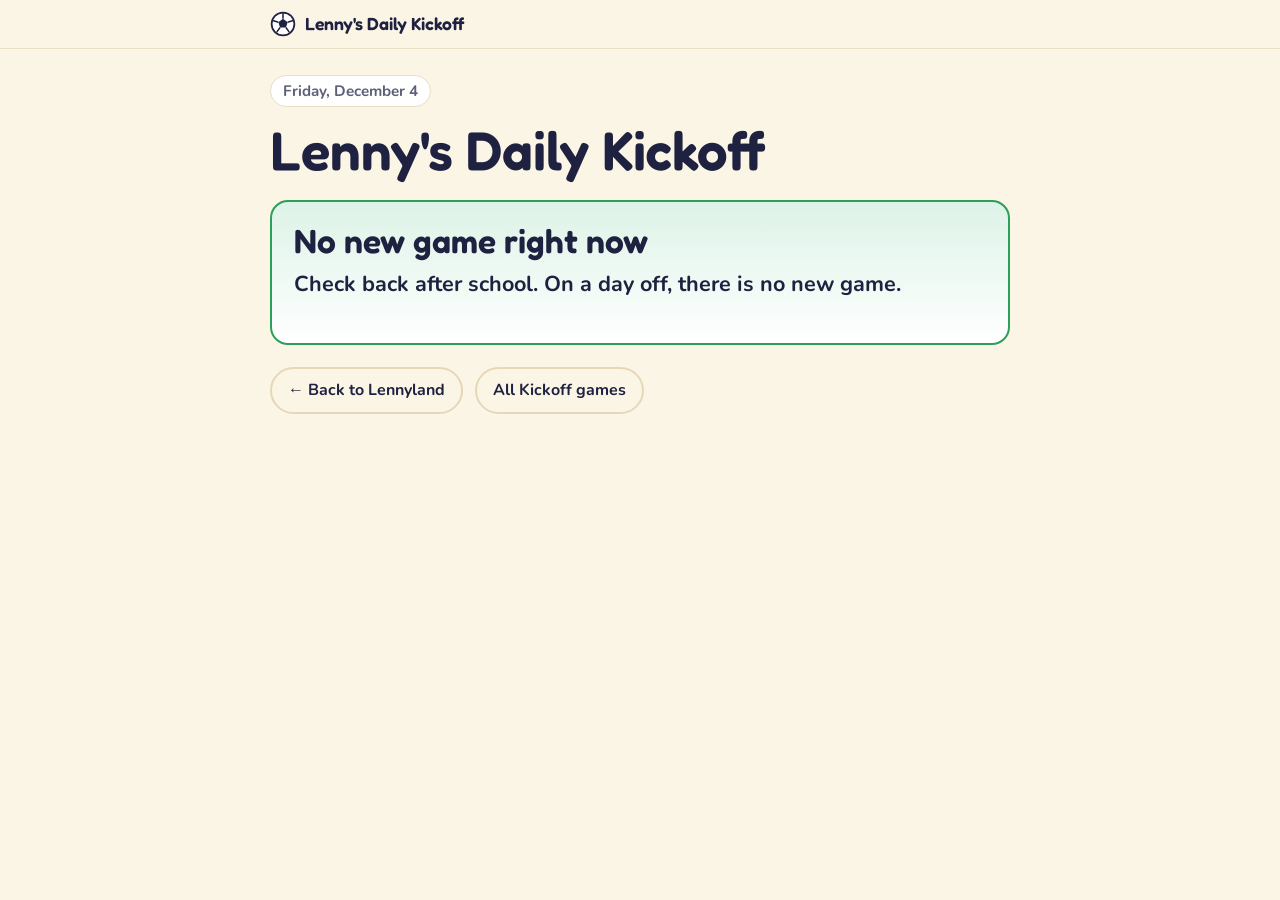
<file: index.html>
<!DOCTYPE html>
<html lang="en">
<head>
<meta charset="utf-8">
<meta name="viewport" content="width=device-width, initial-scale=1">
<title>Lenny's Daily Kickoff</title>
<link rel="preconnect" href="https://fonts.googleapis.com">
<link rel="stylesheet" href="https://fonts.googleapis.com/css2?family=Fredoka:wght@500;600;700&family=Nunito:wght@500;700;800&display=swap">
<link rel="stylesheet" href="assets/engine.css">
</head>
<body>
<div id="app">
  <header class="topbar"><div class="topbar-in"><a class="brand" href="./" id="brand"></a><div style="flex:1"></div><div class="who" id="who"></div></div></header>
  <main id="hub"><section class="step hero shown"><h1>Lenny's Daily Kickoff</h1><p class="lede" id="loading">Getting today's game...</p></section></main>
</div>
<script src="assets/common.js"></script>
<script>
/* Home page: picks today's game by date, shows this week, replays and the weekend passcode. */
(function(){
  'use strict';
  const L=window.LDK, esc=L.esc, DB=L.db(), TODAY=L.today(), WEEK=L.isoWeek(TODAY), DOW=L.dayOfWeek(TODAY), WEEKEND=(DOW===0||DOW===6);
  const QS = L.LOCAL && location.search ? location.search : '';     // keeps ?today= on a test machine
  document.getElementById('brand').innerHTML=L.ICON.ball+'<span class="t">Lenny\'s Daily Kickoff</span>';
  function done(p, ed){ return !!(p && p.history && p.history[ed.code] && p.history[ed.code].complete); }
  function render(data){
    const eds=(data.editions||[]).filter(e=>e.date<=TODAY).sort((a,b)=>a.n-b.n);
    const todayEd=eds.find(e=>e.date===TODAY), weekEds=eds.filter(e=>L.isoWeek(e.date)===WEEK);
    const p=L.currentPlayer();
    let h='<section class="step hero shown"><div class="eyebrow"><span class="tag">'+esc(L.prettyDate(TODAY))+'</span></div><h1>Lenny\'s Daily Kickoff</h1>';

    /* player */
    if(p){
      const lg=L.leagueFor(p.goals);
      h+='<div class="hubcard"><div class="playerstrip"><span>'+L.shirt(p.kit,64)+'</span><div class="meta">'+esc(p.name)+'<small>'+lg.name+' · '+p.goals+' goals · streak '+p.streak+'</small></div></div>';
      if(DB.order.length>1) h+='<div class="switch">'+DB.order.filter(id=>DB.players[id]!==p).map(id=>'<button class="btn ghost small" data-switch="'+id+'">Play as '+esc(DB.players[id].name)+'</button>').join('')+'</div>';
      h+='</div>';
    }

    /* today */
    h+='<div class="hubcard today">';
    if(todayEd){
      const d=done(p,todayEd);
      h+='<h2>'+(d?'You finished today\'s game!':'Today\'s game is ready')+'</h2><p class="lede" style="margin-top:6px">Game '+todayEd.n+': '+esc(todayEd.title)+'</p><div class="next" style="margin-bottom:0"><a class="btn" id="playToday" href="'+esc(todayEd.path)+QS+'">'+(d?'See my result':(p?'Play, '+esc(p.name)+'!':'Play today\'s game'))+'</a></div>';
    } else if(WEEKEND){
      h+='<h2>It is the weekend!</h2><p class="lede" style="margin-top:6px">No new game today. A new one comes on the next school day.</p>';
    } else {
      h+='<h2>No new game right now</h2><p class="lede" style="margin-top:6px">Check back after school. On a day off, there is no new game.</p>';
    }
    h+='</div>';

    /* weekend passcode */
    if(WEEKEND && weekEds.length && data.weeks && data.weeks[WEEK]){
      const missing=weekEds.filter(e=>!done(p,e));
      if(!missing.length){
        h+='<div class="vault open" id="weekendVault"><div class="lock">'+L.ICON.lockOpen+'</div><h3>You played every game this week. The weekend passcode is:</h3><div class="pw">'+esc(L.decode(data.weeks[WEEK]))+'</div><p class="small" style="margin:0">Tell it to a grown-up at home.</p></div>';
      } else {
        h+='<div class="vault" id="weekendVault"><div class="lock">'+L.ICON.lockShut+'</div><h3>The weekend passcode is still locked</h3><p style="margin:6px 0 0;font-weight:700">Finish the '+(missing.length===1?'game':missing.length+' games')+' you missed this week to open it.</p></div>';
      }
    }

    /* this week */
    if(weekEds.length){
      h+='<div class="hubcard"><h2>This week</h2><div class="weeklist">'+weekEds.map(e=>{ const d=done(p,e), replay=e.date<TODAY;
        return '<a class="weekrow'+(d?' done':'')+'" href="'+esc(e.path)+QS+'"><span class="st">'+(d?'&#10003;':e.n)+'</span><span>'+esc(e.title)+'<small>'+esc(L.dayName(e.date))+'</small></span><span class="go">'+(d?'Done':replay?'Replay':'Play')+'</span></a>'; }).join('')+'</div></div>';
    }
    h+='<div class="next"><a class="btn ghost small" href="https://lennyland.games/">&larr; Back to Lennyland</a><a class="btn ghost small" href="e/'+QS+'">All Kickoff games</a></div></section>';
    document.getElementById('hub').innerHTML=h;
    document.getElementById('who').innerHTML = p ? '<span class="statpill" title="Total goals">'+L.ICON.ball+'<span class="num">'+p.goals+'</span></span>' : '';
    document.querySelectorAll('[data-switch]').forEach(b=>b.onclick=()=>{ DB.last=b.dataset.switch; L.save(); render(data); });
  }
  fetch('editions.json',{cache:'no-store'}).then(r=>r.json()).then(render).catch(()=>{ document.getElementById('loading').textContent='Could not load the games. Check the internet and try again.'; });
})();
</script>
</body>
</html>
</file>
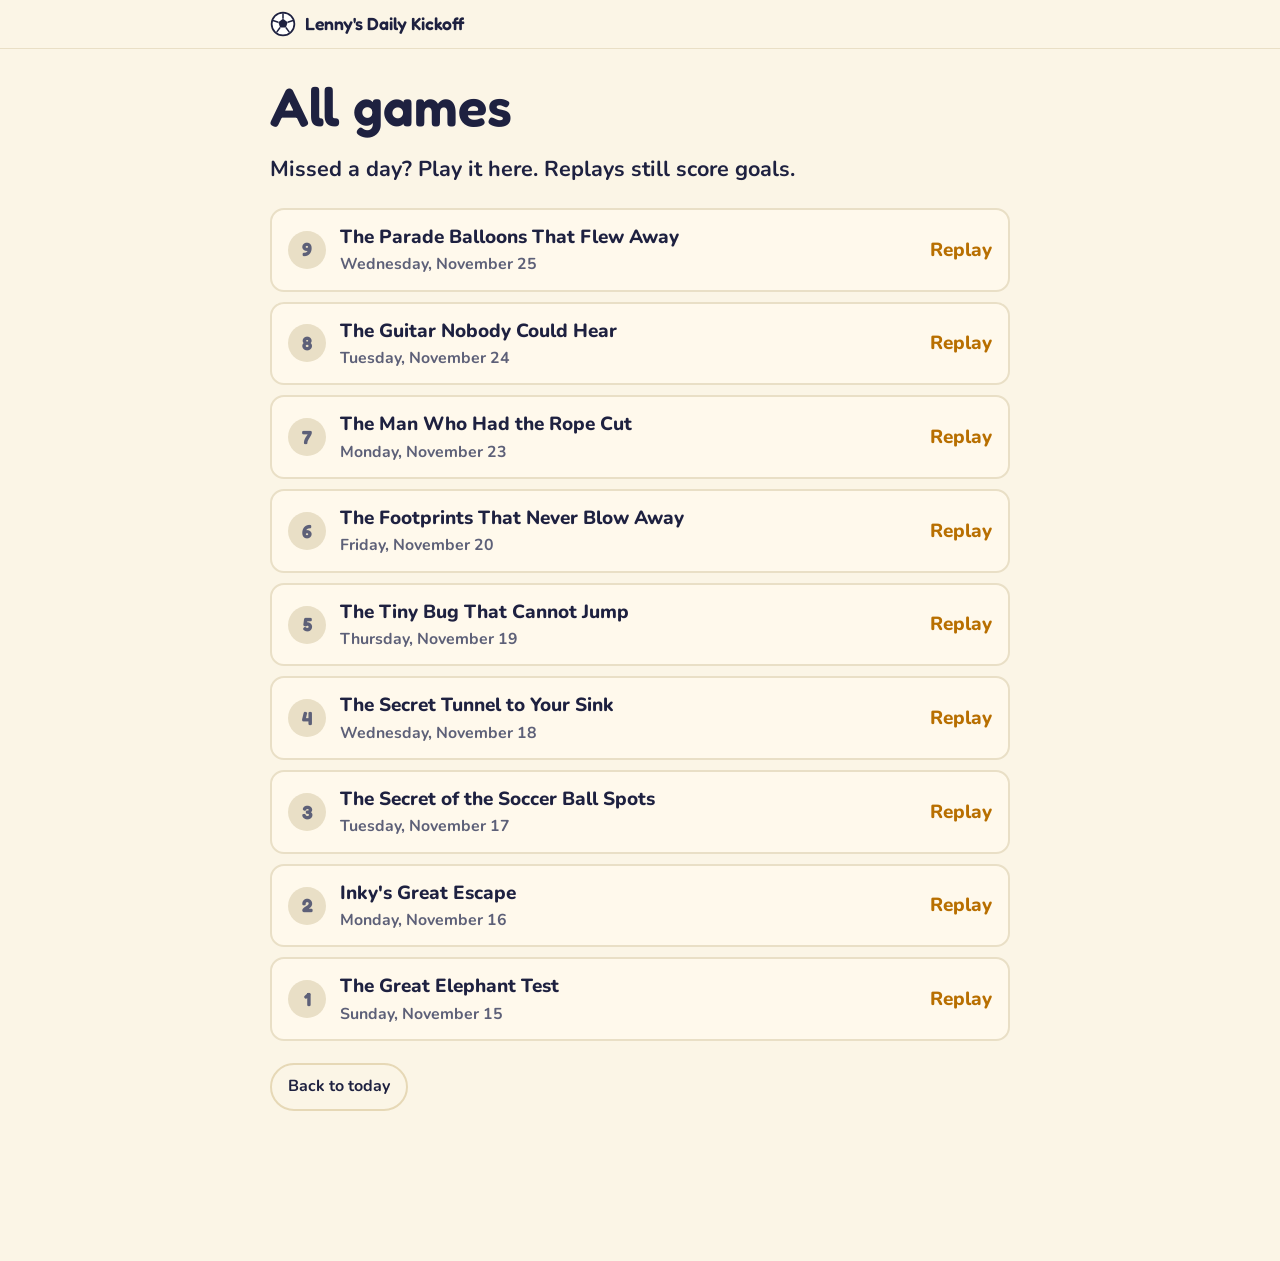
<file: e/index.html>
<!DOCTYPE html>
<html lang="en">
<head>
<meta charset="utf-8">
<meta name="viewport" content="width=device-width, initial-scale=1">
<title>Lenny's Daily Kickoff · All games</title>
<link rel="preconnect" href="https://fonts.googleapis.com">
<link rel="stylesheet" href="https://fonts.googleapis.com/css2?family=Fredoka:wght@500;600;700&family=Nunito:wght@500;700;800&display=swap">
<link rel="stylesheet" href="../assets/engine.css">
</head>
<body>
<div id="app">
  <header class="topbar"><div class="topbar-in"><a class="brand" href="../" id="brand"></a><div style="flex:1"></div></div></header>
  <main><section class="step hero shown"><h1>All games</h1><p class="lede">Missed a day? Play it here. Replays still score goals.</p><div class="weeklist" id="list">Loading...</div>
  <div class="next"><a class="btn ghost small" id="home" href="../">Back to today</a></div></section></main>
</div>
<script src="../assets/common.js"></script>
<script>
(function(){
  const L=window.LDK, esc=L.esc, TODAY=L.today(), p=L.currentPlayer(), QS = L.LOCAL && location.search ? location.search : '';
  document.getElementById('brand').innerHTML=L.ICON.ball+'<span class="t">Lenny\'s Daily Kickoff</span>';
  document.getElementById('home').href='../'+QS;
  fetch('../editions.json',{cache:'no-store'}).then(r=>r.json()).then(data=>{
    const list=(data.editions||[]).filter(e=>e.date<=TODAY).sort((a,b)=>b.n-a.n);
    document.getElementById('list').innerHTML=list.map(e=>{ const d=!!(p&&p.history&&p.history[e.code]&&p.history[e.code].complete);
      return '<a class="weekrow'+(d?' done':'')+'" href="../'+esc(e.path)+QS+'"><span class="st">'+(d?'&#10003;':e.n)+'</span><span>'+esc(e.title)+'<small>'+esc(L.prettyDate(e.date))+'</small></span><span class="go">'+(d?'Done':e.date<TODAY?'Replay':'Play')+'</span></a>'; }).join('')||'No games yet.';
  }).catch(()=>{ document.getElementById('list').textContent='Could not load the list. Try again.'; });
})();
</script>
</body>
</html>
</file>
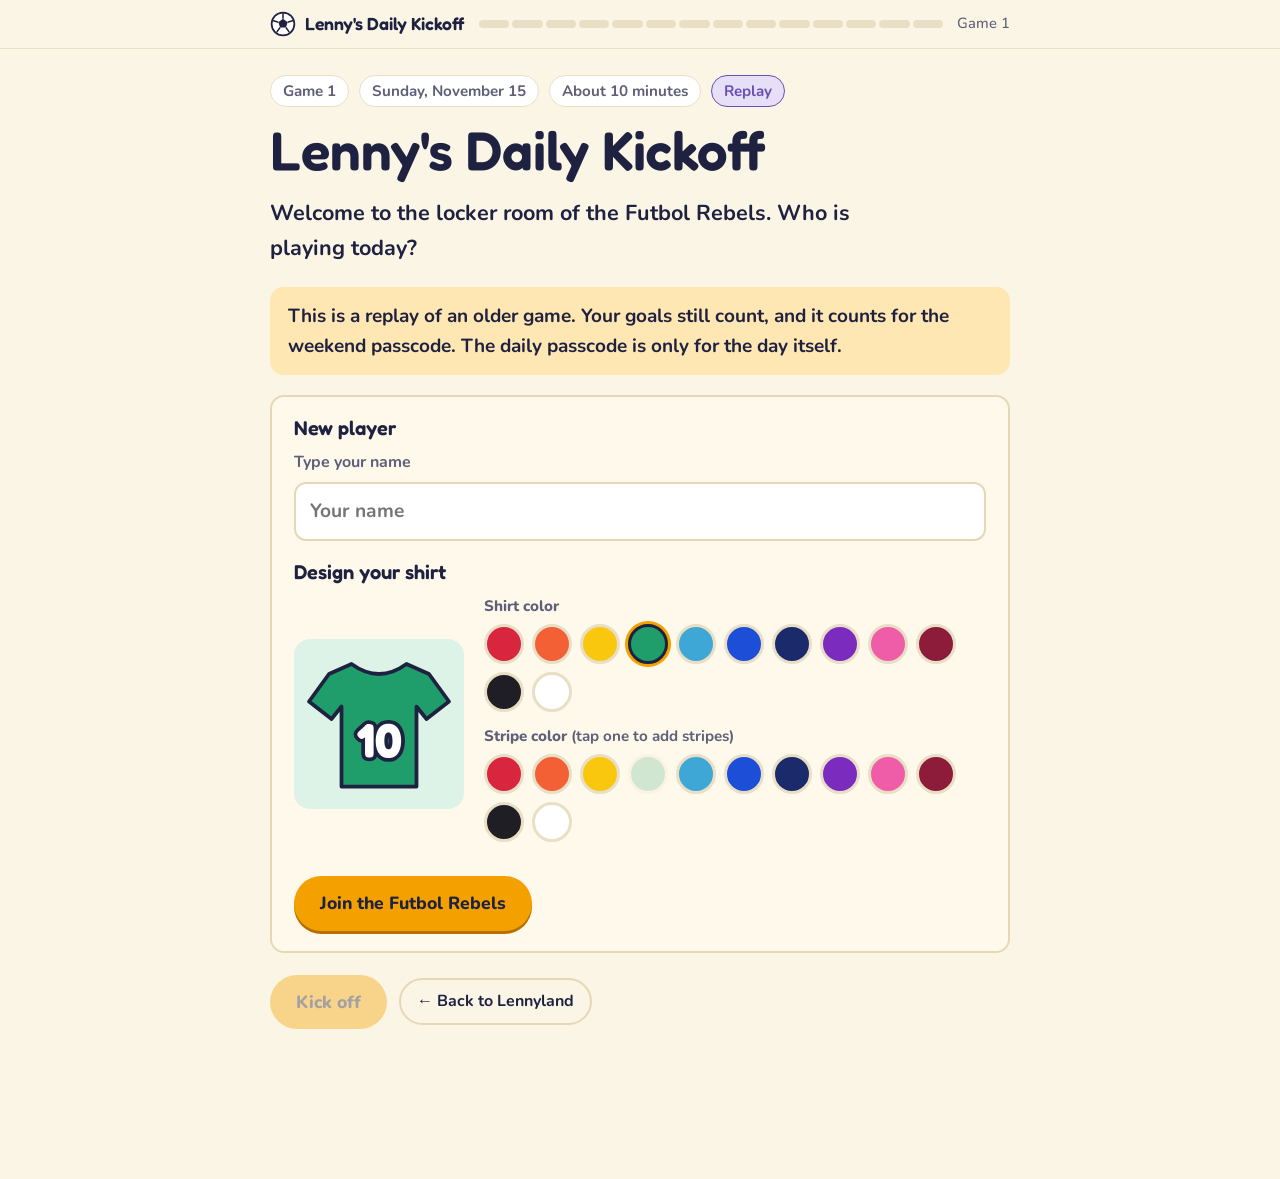
<file: e/001/index.html>
<!DOCTYPE html>
<html lang="en">
<head>
<meta charset="utf-8">
<meta name="viewport" content="width=device-width, initial-scale=1">
<title>Lenny's Daily Kickoff #1 · The Great Elephant Test</title>
<link rel="preconnect" href="https://fonts.googleapis.com">
<link rel="stylesheet" href="https://fonts.googleapis.com/css2?family=Fredoka:wght@500;600;700&family=Nunito:wght@500;700;800&display=swap">
<link rel="stylesheet" href="../../assets/engine.css">
</head>
<body>
<div id="app"></div>
<div class="toast" id="toast"></div>
<script src="../../assets/common.js"></script>
<script>
/* ===== Game 1: the content for this day. The engine (assets/engine.js) does everything else. ===== */
window.GAME = {
  n: 1, code: 'LDK-001', date: '2026-11-15', week: '2026-W46',
  title: 'The Great Elephant Test',
  theme: 'Bed-Stuy, Brooklyn and New York',
  pw: 'c3RuYWhwZWxFIGduaWVvdHBpVCBlbk8teXRuZXdU',
  lede: 'A giant new bridge. A nervous city. And one man with a LOT of elephants. This really happened, right here in Brooklyn.',
  guess: { q: 'How many elephants do you think walked across the Brooklyn Bridge in one night?', answer: 21, close: 3 },
  pages: [
    { scene: 'ferry',  text: 'A long time ago, there was NO bridge between Brooklyn and Manhattan. To cross the river, you had to take a boat. Every. Single. Time.' },
    { scene: 'bridge', text: 'So builders made the Brooklyn Bridge. It took 14 years! When it opened in 1883, it was the longest bridge of its kind in the whole world.' },
    { toy: 'cable',    text: 'Here is the trick. The road HANGS from four giant {cables|Super thick ropes made of metal.}. Each cable is made of more than 5,000 thin steel wires squeezed together. One wire is wimpy. Thousands are mighty!' },
    { scene: 'worry',  text: 'But lots of people were nervous. The bridge was SO big and SO new. Would it really hold? Nobody wanted to find out the hard way.' },
    { scene: 'barnum', text: 'Then a {circus|A traveling show with acrobats and clowns. Back then, it had animals too.} man named P. T. Barnum had a wild idea. He would show everyone the bridge was strong... by walking his elephants across it!' },
    { scene: 'parade', text: 'One night in May 1884, the parade began. **21 elephants and 17 camels** marched from Manhattan to Brooklyn. People stopped and stared.', guessBack: true,
      quick: { q: '21 elephants and 17 camels. How many animals is that altogether?', expr: '21 + 17 =', answer: 38,
               hint: 'Add the ones first: [[1 + 7]]. Then the tens: [[2 + 1]].', fb: '[[21 + 17 = 38]] animals on one bridge.' } },
    { scene: 'jumbo',  text: 'At the very back walked Jumbo, the most famous elephant in the world. He weighed more than 6 {tons|A ton is 2,000 pounds. That is about as heavy as a small car.}. That is heavier than three cars!' },
    { toy: 'parade',   text: 'Your turn! Send the parade across the bridge. Keep your eye on the wobble meter.' },
    { scene: 'cheer',  text: 'The bridge did not budge. People felt a lot better about crossing it. And Barnum? Now everybody was talking about his circus. Pretty sneaky.' },
    { scene: 'today',  text: '**Spot it in Brooklyn!** Next time you see the Brooklyn Bridge, find the two stone towers and the cables swooping down. They have held up the road for more than 140 years.',
      bonus: 'Bonus fact: The first person to ride across was Emily Roebling, who helped build the bridge. She had a rooster on her lap!' }
  ],
  riddle: { q: 'What is as big as an elephant, but weighs nothing at all?', accept: ['shad'], answer: 'its shadow',
            hint: 'It follows the elephant everywhere on a sunny day.', explain: 'Its shadow! A shadow is as big as the elephant, and it weighs nothing at all.' },
  shots: {
    1: { q: 'Why did Barnum walk his elephants across the bridge?',
         opts: ['The elephants wanted to go for a swim', 'He got lost on the way to the circus', 'To show everyone the bridge was strong', 'To win a race against the camels'], a: 2,
         hint: 'People were nervous about the new bridge. What would calm them down?', fb: 'If the bridge could hold 21 elephants, it could hold people. That was the whole idea.' },
    2: { q: 'What holds up the road on the Brooklyn Bridge?',
         opts: ['Giant balloons', 'Four cables made of thousands of steel wires', 'Super strong magnets', 'The elephants'], a: 1,
         hint: 'Think about the wires you squeezed together.', fb: 'The road hangs from four cables, and each cable has more than 5,000 wires.' },
    order: { q: 'What happened first? Tap the cards in order, from first to last.',
             cards: ['People cross the river by boat.', 'Builders spend 14 years making the bridge.', 'The bridge opens in 1883.', '21 elephants march across.'],
             hint: 'The boats came first, and the elephants came last.', fb: 'First came the boats. Then 14 years of building. The bridge opened in 1883. One year later, the elephants marched across.' },
    math: { q: 'The tower tops are about 276 feet above the water. The road is 135 feet above the water. How many feet higher are the tower tops than the road?',
            stack: ['276', '− 135'], answer: 141,
            hint: 'Subtract the ones ([[6 − 5]]), then the tens ([[7 − 3]]), then the hundreds ([[2 − 1]]).',
            fb: '[[276 − 135 = 141]] feet. That is about as tall as a 12-story building!' },
    coach: { q: 'You are the coach! Tell your team: How does the Brooklyn Bridge hold up the road? And why did the elephants walk across?', starter: 'The road hangs from...',
             ideas: ['how the bridge works: cables made of many wires hold up the road', 'why the elephants crossed: to show people the bridge was strong and safe'],
             rubric: ['I said the road hangs from cables.', 'I said the cables are made of lots of wires, so they are super strong.', 'I said the elephants walked across to show the bridge was strong.'],
             model: 'The road hangs from four big cables. Each cable is thousands of steel wires squeezed together, so it is super strong. People were nervous about the new bridge, so 21 elephants walked across to show everyone it was safe.' },
    golden: { q: 'Jumbo weighed about 6 tons. Imagine 6 elephants as heavy as Jumbo. How many tons is that altogether?', expr: '6 × 6 =', answer: 36,
              hint: '[[6 × 5 = 30]]. Now add one more 6.', fb: '[[6 × 6 = 36]] tons. That is a lot of elephant.' }
  },
  lesson: 'Today\'s story, "The Great Elephant Test": Long ago there was no bridge between Brooklyn and Manhattan, so people crossed the East River by boat. Builders made the Brooklyn Bridge. It took 14 years and opened in 1883 as the longest bridge of its kind in the world. The road hangs from four giant cables. Each cable is made of more than 5,000 thin steel wires squeezed together, which makes it very strong. Many people were nervous that the new bridge was not strong enough. So in May 1884 the circus man P. T. Barnum walked 21 elephants and 17 camels (38 animals) across the bridge from Manhattan to Brooklyn to show it was strong. Jumbo, the most famous elephant, walked at the back and weighed more than 6 tons. The bridge did not budge, and Barnum also got attention for his circus. The first person to ride across the finished bridge was Emily Roebling, who helped build it, with a rooster on her lap. The tower tops are about 276 feet above the water and the road is 135 feet above the water.',
  chips: ['Why do bridges need cables?', 'How heavy is an elephant?', 'Who was Emily Roebling?', 'How long is the Brooklyn Bridge?', 'Tell me a soccer fact'],
  helperQA: [
    { q: 'Why do bridges need cables?', a: 'The road is super heavy. The cables hold it up from above, like you holding a bucket by its handle.' },
    { q: 'Why so many wires?', a: 'One wire can snap. Thousands of wires share the work, so the cable is mighty.' }
  ],
  dinner: [
    '21 elephants and 17 camels once walked across the Brooklyn Bridge to show it was strong.',
    'The road hangs from four cables, and each cable has more than 5,000 steel wires.',
    'The first person to ride across was Emily Roebling. She had a rooster on her lap!'
  ],
  notes: [
    'The parade took place on the night of May 17, 1884, about a year after the bridge opened on May 24, 1883. Contemporary reports list 21 elephants, 7 camels and 10 dromedaries, which later accounts shorten to 17 camels. Most accounts put Jumbo at the rear of the line; a few say he led it. Jumbo\'s weight is usually given as 6 to 6.5 tons.',
    'The story leaves out why New Yorkers were nervous: a week after the opening, a rumor that the bridge was collapsing caused a crowd panic on the stairs and 12 people died. Barnum had offered the elephant walk before the opening and was turned down; the 1884 walk was also publicity for his circus.',
    'Numbers used: construction 1869 to 1883 (14 years); tower tops 276.5 feet above high water and 135 feet of clearance at mid-span (the shot uses 276 and 135); four main cables, about 15.75 inches thick, each with more than 5,000 wires (5,434 is the usual count, and sources vary). The cables were designed to be about six times stronger than needed, later judged closer to four times because a supplier slipped in poor wire. The cable toy shows the idea, not real strength figures.'
  ],
  sources: [
    { t: 'History.com on the elephant walk', u: 'https://www.history.com/articles/brooklyn-bridge-elephant-procession-p-t-barnum-jumbo-1884' },
    { t: 'Brooklyn Waterfront History', u: 'https://www.bkwaterfronthistory.org/?p=88' },
    { t: 'American Society of Civil Engineers', u: 'https://www.asce.org/about-civil-engineering/history-and-heritage/historic-landmarks/brooklyn-bridge' },
    { t: 'Wikipedia on Jumbo', u: 'https://en.wikipedia.org/wiki/Jumbo' },
    { t: 'National Trust on Emily Roebling', u: 'https://savingplaces.org/stories/emily-warren-roebling-cornerstone-construction-brooklyn-bridge' }
  ]
};

/* ===== pictures for this story (original drawings made of simple shapes) ===== */
(function(){
  const A = window.ART, FONT = A.FONT;
  function elephant(x, y, s, o){
    o=o||{}; const f=o.fill||'#9AA3B5', d=o.dark||'#7A8498';
    return '<g'+(o.cls?' class="'+o.cls+'"':'')+'><g transform="translate('+x+','+(y-70*s)+') scale('+s+')">'
      +'<path d="M13 28q-8 6-5 16" fill="none" stroke="'+d+'" stroke-width="3" stroke-linecap="round"/>'
      +'<rect x="20" y="44" width="11" height="26" rx="4" fill="'+d+'"/><rect x="52" y="44" width="11" height="26" rx="4" fill="'+d+'"/>'
      +'<ellipse cx="45" cy="32" rx="32" ry="22" fill="'+f+'"/>'
      +'<rect x="33" y="46" width="11" height="24" rx="4" fill="'+f+'"/><rect x="64" y="46" width="11" height="24" rx="4" fill="'+f+'"/>'
      +'<circle cx="80" cy="26" r="16" fill="'+f+'"/>'
      +'<path d="M91 30q11 6 5 27" fill="none" stroke="'+f+'" stroke-width="8" stroke-linecap="round"/>'
      +'<ellipse cx="70" cy="25" rx="9" ry="14" fill="'+d+'"/>'
      +'<circle cx="85" cy="22" r="2.3" fill="#1E2140"/>'
      +'<path d="M88 36q5 5 10 2" fill="none" stroke="#fff" stroke-width="3" stroke-linecap="round"/></g></g>';
  }
  function camel(x, y, s){
    return '<g transform="translate('+x+','+(y-70*s)+') scale('+s+')"><rect x="18" y="40" width="8" height="30" rx="3" fill="#B98A4E"/><rect x="60" y="40" width="8" height="30" rx="3" fill="#B98A4E"/><ellipse cx="45" cy="36" rx="30" ry="14" fill="#D9AC6A"/><circle cx="36" cy="24" r="11" fill="#D9AC6A"/><circle cx="56" cy="24" r="11" fill="#D9AC6A"/><rect x="28" y="42" width="8" height="28" rx="3" fill="#D9AC6A"/><rect x="50" y="42" width="8" height="28" rx="3" fill="#D9AC6A"/><path d="M72 34Q84 30 84 10" fill="none" stroke="#D9AC6A" stroke-width="9" stroke-linecap="round"/><ellipse cx="88" cy="9" rx="9" ry="6" fill="#D9AC6A"/><circle cx="91" cy="7" r="1.7" fill="#1E2140"/></g>';
  }
  function shores(night){
    const wt=236, land=night?'#57566A':'#CDBB93', water=night?'#17335F':'#4A9BD1', txt=night?'#F4EEDD':'#1E2140';
    return '<rect y="'+wt+'" width="640" height="'+(300-wt)+'" fill="'+water+'"/>'
      +'<path d="M150 '+(wt+22)+'q12 -7 24 0t24 0M300 '+(wt+40)+'q12 -7 24 0t24 0M430 '+(wt+24)+'q12 -7 24 0t24 0" fill="none" stroke="#fff" stroke-width="2" opacity=".45"/>'
      +'<rect x="0" y="'+(wt-14)+'" width="108" height="'+(300-wt+14)+'" fill="'+land+'"/><rect x="532" y="'+(wt-14)+'" width="108" height="'+(300-wt+14)+'" fill="'+land+'"/>'
      +A.text(54,286,15,'Manhattan',txt)+A.text(586,286,15,'Brooklyn',txt);
  }
  function bridge(night){
    const stone=night?'#9C8C78':'#BBA689', dark=night?'#6E6252':'#8E7B62', cable=night?'#C9CEE0':'#4A4F63';
    const cy=t=>(1-t)*(1-t)*78+2*t*(1-t)*310+t*t*78;
    let s='';
    for(let x=212;x<=428;x+=12){ const t=(x-200)/240; s+='<line x1="'+x+'" y1="'+cy(t).toFixed(1)+'" x2="'+x+'" y2="199" stroke="'+cable+'" stroke-width="1"/>'; }
    for(let t=0.12;t<0.95;t+=0.11){ const xl=(1-t)*(1-t)*200+2*t*(1-t)*110+t*t*0, yl=(1-t)*(1-t)*78+2*t*(1-t)*176+t*t*198; s+='<line x1="'+xl.toFixed(1)+'" y1="'+yl.toFixed(1)+'" x2="'+xl.toFixed(1)+'" y2="199" stroke="'+cable+'" stroke-width="1"/><line x1="'+(640-xl).toFixed(1)+'" y1="'+yl.toFixed(1)+'" x2="'+(640-xl).toFixed(1)+'" y2="199" stroke="'+cable+'" stroke-width="1"/>'; }
    s+='<path d="M0 198Q110 176 200 78Q320 310 440 78Q530 176 640 198" fill="none" stroke="'+cable+'" stroke-width="4" stroke-linejoin="round"/>';
    [200,440].forEach(x=>{
      s+='<rect x="'+(x-19)+'" y="66" width="38" height="186" fill="'+stone+'"/><rect x="'+(x-23)+'" y="60" width="46" height="10" rx="2" fill="'+stone+'"/>';
      [-13,3].forEach(dx=>{ const a=x+dx; s+='<path d="M'+a+' 196V128q5 -16 10 0V196z" fill="'+dark+'"/>'; });
    });
    s+='<rect x="0" y="198" width="640" height="9" fill="'+(night?'#3B3447':'#5B4B3A')+'"/>';
    return s;
  }

  window.SCENES = {
    ferry(){
      return A.frame(A.sun()
        +'<rect y="196" width="640" height="104" fill="#4A9BD1"/><path d="M160 226q12 -7 24 0t24 0M410 250q12 -7 24 0t24 0M250 270q12 -7 24 0t24 0" fill="none" stroke="#fff" stroke-width="2" opacity=".5"/>'
        +A.skyline(6,[46,70,40,58,34],'#9E96A8')+'<rect x="0" y="180" width="124" height="120" fill="#CDBB93"/>'
        +'<g transform="translate(516,0)">'+A.skyline(6,[30,44,26,38,22],'#B49A84')+'</g><rect x="516" y="180" width="124" height="120" fill="#CDBB93"/>'
        +A.text(62,286,15,'Manhattan')+A.text(578,286,15,'Brooklyn')
        +'<path d="M136 244H500" stroke="#fff" stroke-width="3" stroke-dasharray="9 11" opacity=".85"/>'
        +'<g transform="translate(262,186)"><circle cx="66" cy="-22" r="7" fill="#fff" opacity=".85"/><circle cx="80" cy="-34" r="10" fill="#fff" opacity=".7"/><rect x="56" y="-14" width="11" height="20" fill="#1E2140"/><rect x="18" y="4" width="76" height="18" rx="3" fill="#FFF6E0"/><rect x="26" y="9" width="9" height="8" fill="#4A9BD1"/><rect x="42" y="9" width="9" height="8" fill="#4A9BD1"/><rect x="58" y="9" width="9" height="8" fill="#4A9BD1"/><rect x="74" y="9" width="9" height="8" fill="#4A9BD1"/><path d="M0 22h114l-14 22H12z" fill="#8A3F2B"/></g>');
    },
    bridge(){
      return A.frame(A.sun()+A.skyline(4,[52,78,44,60],'#A9A2B5')+shores(false)+bridge(false)
        +'<g transform="translate(288,18)"><rect width="64" height="30" rx="8" fill="#1E2140"/><text x="32" y="22" text-anchor="middle" font-size="20" fill="#fff" '+FONT+'>1883</text></g>');
    },
    worry(){
      return A.frame('<circle cx="560" cy="50" r="24" fill="#FFE08A"/>'+shores(false)+bridge(false)
        +A.person(26,222,'#C8452D',false,true)+A.person(56,222,'#167C8A',false,true)+A.person(86,222,'#6A4FB3',false,true)
        +'<g transform="translate(250,20)"><rect width="140" height="34" rx="10" fill="#fff" stroke="#1E2140" stroke-width="2"/><text x="70" y="24" text-anchor="middle" font-size="18" fill="#1E2140" '+FONT+'>Is it strong?</text></g>');
    },
    barnum(){
      let tent='<path d="M70 110L170 40L270 110z" fill="#D7263D"/><path d="M130 68L170 40L210 68z" fill="#fff"/><rect x="80" y="110" width="180" height="120" fill="#fff"/>';
      for(let x=80;x<260;x+=40) tent+='<rect x="'+x+'" y="110" width="20" height="120" fill="#D7263D"/>';
      tent+='<path d="M150 230v-60q20 -22 40 0v60z" fill="#1E2140"/><path d="M170 40V18l22 8-22 8" fill="#F4A100" stroke="#1E2140" stroke-width="2" stroke-linejoin="round"/>';
      return A.frame('<rect y="230" width="640" height="70" fill="#8FCB7A"/>'+tent
        +'<g><rect x="322" y="176" width="26" height="54" rx="8" fill="#6A4FB3"/><circle cx="335" cy="160" r="13" fill="#F1C9A5"/><rect x="321" y="143" width="28" height="6" rx="2" fill="#1E2140"/><rect x="326" y="118" width="18" height="27" rx="2" fill="#1E2140"/><path d="M345 190l22 -22" stroke="#6A4FB3" stroke-width="7" stroke-linecap="round"/></g>'
        +'<g transform="translate(372,54)"><ellipse cx="62" cy="34" rx="62" ry="34" fill="#fff" stroke="#1E2140" stroke-width="2"/><circle cx="6" cy="78" r="8" fill="#fff" stroke="#1E2140" stroke-width="2"/><circle cx="-10" cy="96" r="5" fill="#fff" stroke="#1E2140" stroke-width="2"/><path d="M22 44Q62 4 102 44" fill="none" stroke="#4A4F63" stroke-width="3"/><rect x="18" y="44" width="88" height="5" fill="#5B4B3A"/><rect x="40" y="18" width="7" height="34" fill="#BBA689"/><rect x="77" y="18" width="7" height="34" fill="#BBA689"/></g>'
        +elephant(430,232,1.25));
    },
    parade(){
      let a='';
      for(let i=0;i<6;i++) a+=camel(540-i*30,199,0.26);
      for(let i=0;i<8;i++) a+=elephant(352-i*30,199,0.26,{fill:'#C3CADB',dark:'#9AA3B8'});
      a+=elephant(86,199,0.4,{fill:'#C3CADB',dark:'#9AA3B8'});
      return A.frame(A.nightSky()+shores(true)+bridge(true)+a, true);
    },
    jumbo(){
      const car=c=>'<path d="M14 196q4 -22 26 -22h34q20 0 28 22z" fill="'+c+'"/><rect x="0" y="194" width="124" height="26" rx="10" fill="'+c+'"/><rect x="34" y="180" width="24" height="14" rx="3" fill="#EAF6FF"/><rect x="64" y="180" width="24" height="14" rx="3" fill="#EAF6FF"/><circle cx="30" cy="222" r="12" fill="#1E2140"/><circle cx="96" cy="222" r="12" fill="#1E2140"/><circle cx="30" cy="222" r="5" fill="#C9CEE0"/><circle cx="96" cy="222" r="5" fill="#C9CEE0"/>';
      return A.frame('<rect y="234" width="640" height="66" fill="#8FCB7A"/>'+elephant(14,236,2.25)
        +A.text(124,278,24,'Jumbo')+A.text(312,160,44,'&gt;')
        +'<g transform="translate(400,-58) scale(.82)">'+car('#D7263D')+'</g><g transform="translate(400,-8) scale(.82)">'+car('#1D4ED8')+'</g><g transform="translate(400,42) scale(.82)">'+car('#F4A100')+'</g>'
        +A.text(451,278,24,'3 cars'));
    },
    cheer(){
      let c='';
      [[60,40,'#D7263D'],[120,70,'#F4A100'],[180,30,'#1F9D6B'],[260,56,'#6A4FB3'],[330,28,'#D7263D'],[400,60,'#3FA7D6'],[470,36,'#F4A100'],[520,80,'#1F9D6B'],[90,100,'#3FA7D6'],[360,96,'#EF5DA8'],[600,44,'#6A4FB3'],[230,110,'#EF5DA8']].forEach(p=>{ c+='<rect x="'+p[0]+'" y="'+p[1]+'" width="9" height="5" rx="1" fill="'+p[2]+'" transform="rotate(24 '+p[0]+' '+p[1]+')"/>'; });
      return A.frame(A.sun()+c+shores(false)+bridge(false)
        +elephant(470,199,0.3)+elephant(430,199,0.3)+elephant(390,199,0.3)
        +A.person(552,222,'#C8452D',true)+A.person(580,222,'#167C8A',true)+A.person(608,222,'#6A4FB3',true)+A.person(30,222,'#1F9D6B',true)+A.person(62,222,'#F46036',true));
    },
    today(){
      return A.frame(A.sun()+A.skyline(2,[96,130,84,150,110,70],'#8E97B5')+'<g transform="translate(540,0)">'+A.skyline(4,[44,60,36,52],'#B49A84')+'</g>'+shores(false)+bridge(false)
        +A.tag(232,22,76,'tower')+'<path d="M238 50L212 64" stroke="#1E2140" stroke-width="3" stroke-linecap="round"/>'
        +A.tag(332,112,70,'cable')+'<path d="M336 140L318 176" stroke="#1E2140" stroke-width="3" stroke-linecap="round"/>');
    }
  };

  /* ===== the two things to play with. Each toy draws itself in `box`, moves forward with .toybtn buttons,
     and calls api.done() when the player has finished it. ===== */
  window.TOYS = {
    cable: {
      title: 'Your turn: build a cable', cap: 'Tap the button to squeeze in more wires. Count by thousands!', hint: 'Build the cable first.',
      init(box, api){
        let wires=1;
        const MSG={1:'One wire. Pretty wimpy.',1000:'1,000 wires. Getting stronger!',2000:'2,000 wires. Keep going!',3000:'3,000 wires. Now we are talking.',4000:'4,000 wires. Almost there!',5000:'5,000 wires. MIGHTY! A real Brooklyn Bridge cable has even a few more. The builders planned it to be way stronger than it needed to be. Just to be safe!'};
        box.innerHTML='<div class="pic"></div><div class="controls"><button class="btn small toybtn">Add 1,000 wires</button><div class="readout">Wires: <b class="num out">1</b></div></div><p class="cap msg" style="margin-top:12px"></p>';
        const pic=box.querySelector('.pic'), btn=box.querySelector('.toybtn'), out=box.querySelector('.out'), msg=box.querySelector('.msg');
        function draw(){
          const n=Math.max(1,Math.round(wires/100)), k=wires/5000;
          let dots=''; for(let i=0;i<n;i++){ const r=88*Math.sqrt((i+0.5)/50), a=i*2.39996; dots+='<circle cx="'+(130+r*Math.cos(a)).toFixed(1)+'" cy="'+(128+r*Math.sin(a)).toFixed(1)+'" r="6" fill="#4A4F63"/>'; }
          pic.innerHTML='<svg viewBox="0 0 640 260" role="img" aria-label="A cable with '+api.fmt(wires)+' wires"><rect width="640" height="260" fill="#EEF8FF"/><circle cx="130" cy="128" r="100" fill="#fff" stroke="#1E2140" stroke-width="3"/>'+dots
            +A.text(130,252,16,'A slice of the cable')+'<rect x="330" y="26" width="280" height="14" rx="4" fill="#BBA689"/><line x1="470" y1="40" x2="470" y2="150" stroke="#4A4F63" stroke-width="'+(2+k*18).toFixed(1)+'" stroke-linecap="round"/>'
            +'<rect x="380" y="150" width="180" height="20" rx="4" fill="#5B4B3A"/>'+A.text(470,165,13,'THE ROAD','#fff')+A.text(330,202,16,'Strength','#1E2140','start')
            +'<rect x="330" y="210" width="264" height="22" rx="11" fill="#fff" stroke="#1E2140" stroke-width="2"/><rect x="332" y="212" width="'+Math.round(260*Math.max(k,0.02))+'" height="18" rx="9" fill="'+(k>=1?'#1F8A5B':'#F4A100')+'"/></svg>';
          out.textContent=api.fmt(wires); msg.textContent=MSG[wires]||'';
        }
        btn.onclick=()=>{ if(wires>=5000) return; wires = wires<1000?1000:wires+1000; draw(); if(wires>=5000){ btn.disabled=true; api.done(); } };
        draw();
      }
    },
    parade: {
      title: 'Send the parade', cap: 'Count by threes as they go: 3, 6, 9...', hint: 'Send all 21 elephants first.',
      init(box, api){
        let sent=0; const ALL=21;
        box.innerHTML='<div class="pic"></div><div class="controls"><button class="btn small toybtn">Send 3 elephants</button><div class="readout">On the bridge: <b class="num out">0</b></div><div class="readout">Wobbles: <b class="num">0</b></div></div><p class="cap msg" style="margin-top:12px"></p>';
        const pic=box.querySelector('.pic'), btn=box.querySelector('.toybtn'), out=box.querySelector('.out'), msg=box.querySelector('.msg');
        function draw(fresh){
          let a='';
          for(let i=0;i<sent;i++){ const jumbo=i===ALL-1; a+=elephant(jumbo?52:556-i*24, 199, jumbo?0.36:0.22, {fill:'#C3CADB',dark:'#9AA3B8',cls:(fresh&&i>=sent-3)?'pop':''}); }
          pic.innerHTML=A.frame(A.nightSky()+shores(true)+bridge(true)+a, true);
          out.textContent=sent;
          msg.textContent = sent===0 ? 'Ready when you are.' : sent<ALL ? sent+' elephants on the bridge. Still steady!' : 'All 21 elephants are on the bridge, with big Jumbo at the back. Wobbles: zero!';
        }
        btn.onclick=()=>{ if(sent>=ALL) return; sent+=3; draw(true); if(sent>=ALL){ btn.disabled=true; api.done(); } };
        draw(false);
      }
    }
  };
})();
</script>
<script src="../../assets/engine.js"></script>
</body>
</html>
</file>
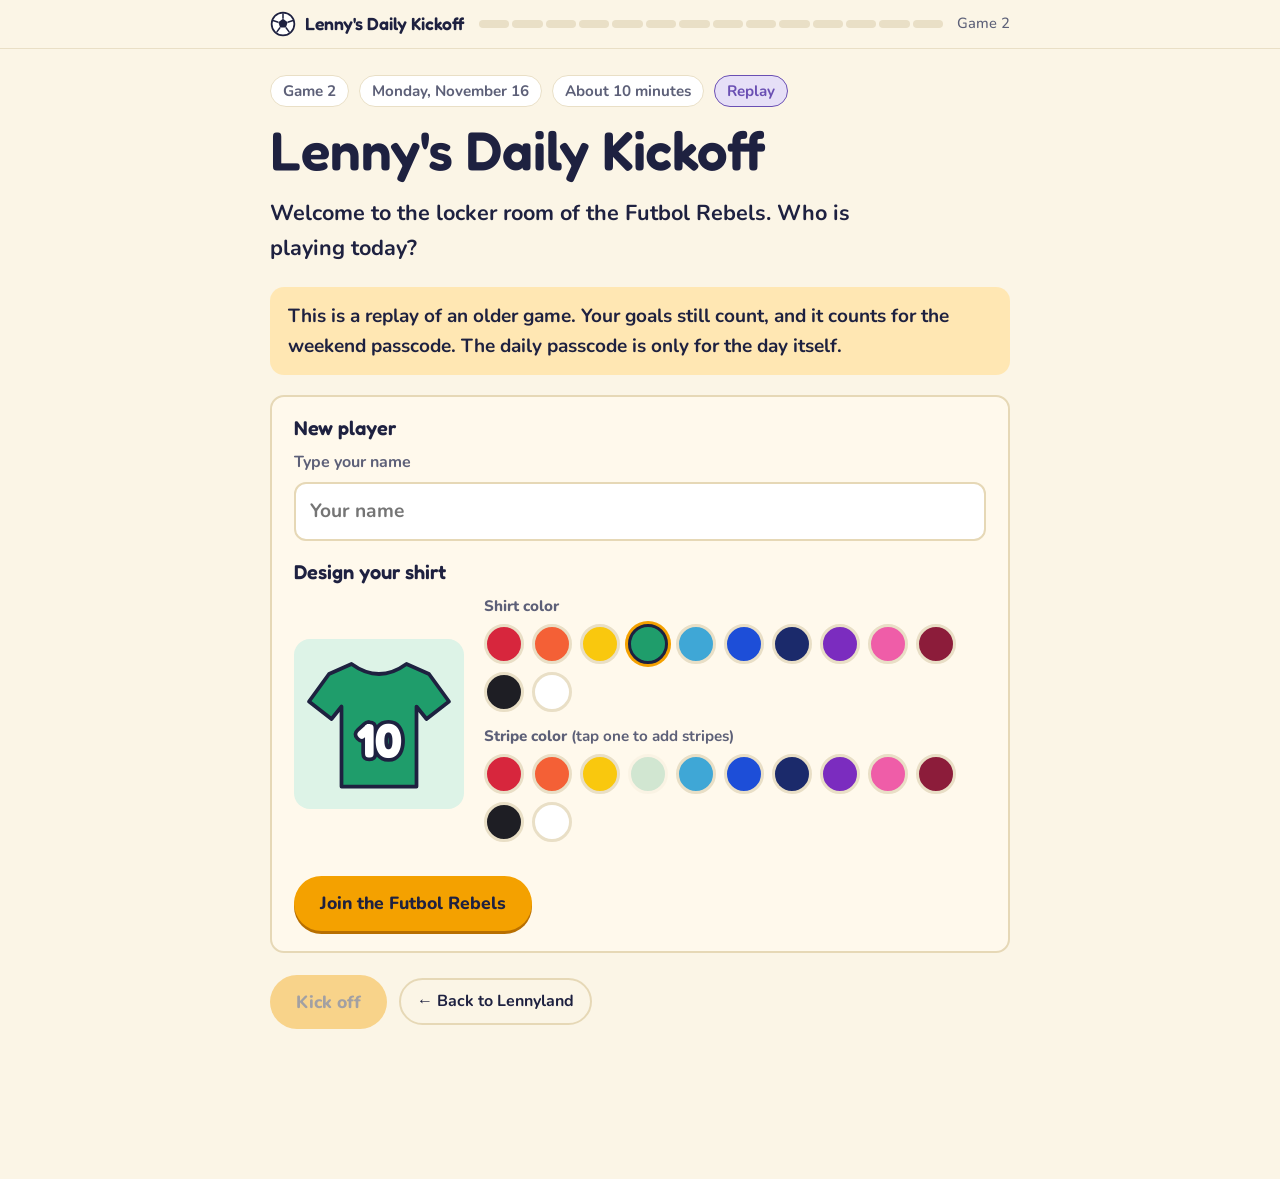
<file: e/002/index.html>
<!DOCTYPE html>
<html lang="en">
<head>
<meta charset="utf-8">
<meta name="viewport" content="width=device-width, initial-scale=1">
<title>Lenny's Daily Kickoff #2 · Inky's Great Escape</title>
<link rel="preconnect" href="https://fonts.googleapis.com">
<link rel="stylesheet" href="https://fonts.googleapis.com/css2?family=Fredoka:wght@500;600;700&family=Nunito:wght@500;700;800&display=swap">
<link rel="stylesheet" href="../../assets/engine.css">
</head>
<body>
<div id="app"></div>
<div class="toast" id="toast"></div>
<script src="../../assets/common.js"></script>
<script>
/* ===== Game 2: the content for this day. The engine (assets/engine.js) does everything else. ===== */
window.GAME = {
  n: 2, code: 'LDK-002', date: '2026-11-16', week: '2026-W47',
  title: 'Inky\'s Great Escape',
  theme: 'Animals',
  pw: 'c21yQSB5a2FlblMgeWhzaXVxUyB0aGdpRQ==',
  lede: 'A dark aquarium. A tank with a tiny gap. And one very squishy animal with a plan. This really happened!',
  guess: { q: 'How many hearts do you think one octopus has?', answer: 3, close: 1 },
  pages: [
    { scene: 'tank',  text: 'Meet Inky. He was an octopus who lived in an {aquarium|A place with big tanks where people visit sea animals.} in New Zealand, a country far across the ocean. His body was about as big as a ball.' },
    { scene: 'body',  text: 'An octopus is a seriously strange animal. It has blue blood. It has NO bones at all. Its whole body is soft and squishy, like a water balloon.' },
    { toy: 'arms',    text: 'It also has a LOT of arms. Count them by twos! Every arm is lined with {suckers|Little round cups that stick to things, like a suction cup.}.' },
    { scene: 'beak',  text: 'Only one part of an octopus is hard: its {beak|A hard mouth, a bit like a parrot\'s beak.}. So here is the rule. If the beak fits through a hole, the WHOLE octopus fits through!' },
    { scene: 'gap',   text: 'One night in 2016, everyone went home. But there was a tiny gap at the top of Inky\'s tank. Uh-oh.' },
    { scene: 'floor', text: 'Inky squeezed out through the gap. He slid down to the floor and scooted across the room. He left a wet trail behind him, like a snail.' },
    { scene: 'pipe',  text: 'Then he found a drain hole, only 6 inches wide. SQUEEZE! He slid down a pipe 164 feet long. That is about half a big soccer field. Splash! He was back in the ocean.' },
    { toy: 'escape',  text: 'Your turn! Help Inky get from his tank all the way to the sea. Tap for each sneaky move.' },
    { scene: 'hearts', text: 'One more octopus surprise. Inky did all of that with **3 hearts** beating inside him! Two push blood through his {gills|The parts a sea animal breathes with under water.}. One sends blood around his body.', guessBack: true,
      quick: { q: 'Inky has 8 arms and 2 eyes. That makes 10. Now add his 3 hearts. How many is that altogether?', expr: '10 + 3 =', answer: 13,
               hint: 'Start at 10 and count on three more.', fb: '[[10 + 3 = 13]]. Arms, eyes and hearts: Inky has a lot going on!' } },
    { scene: 'home',  text: '**Try it at home!** Wet a suction cup and press it on a window or a smooth tile. Feel it grab? An octopus has hundreds of suckers that grab just like that.',
      bonus: 'Bonus fact: The aquarium had another octopus named Blotchy. Blotchy stayed home.' }
  ],
  riddle: { q: 'Inky is squishy and loves water. I am squishy too. I am full of holes, but I can still hold water. What am I?', accept: ['spong', 'spung', 'sponj', 'spunj'], answer: 'a sponge',
            hint: 'You might find me next to the kitchen sink or in the bathtub.', explain: 'A sponge! It is full of little holes, and the holes soak up the water.' },
  shots: {
    1: { q: 'Why could Inky squeeze through such a tiny gap?',
         opts: ['He held his breath until he shrank', 'He has no bones, so his body is soft and squishy', 'He used a magic shrinking spell', 'The gap was really as big as a door'], a: 1,
         hint: 'Think about what is NOT inside an octopus.', fb: 'An octopus has no bones. Only its beak is hard, so the rest can squish through.' },
    2: { q: 'How do the hearts of an octopus work?',
         opts: ['They take turns, one for each day', 'They glow so it can see in the dark', 'They help it sing under water', 'Two push blood through the gills and one sends it around the body'], a: 3,
         hint: 'Think about where the blood has to go.', fb: 'Two hearts push blood through the gills. The other heart sends the blood around the body.' },
    order: { q: 'How did Inky escape? Tap the cards in order, from first to last.',
             cards: ['Everyone goes home for the night.', 'Inky squeezes out through a gap at the top of his tank.', 'He scoots across the floor and leaves a wet trail.', 'He slides down the drainpipe to the ocean.'],
             hint: 'He has to get out of the tank before he can cross the floor.', fb: 'First everyone went home. Then Inky squeezed out, scooted across the floor and slid down the pipe to the ocean.' },
    math: { q: 'Inky\'s pipe was 164 feet long. A big soccer goal is 24 feet wide. How many feet longer is the pipe than the goal?',
            stack: ['164', '− 24'], answer: 140,
            hint: 'Subtract the ones ([[4 − 4]]), then the tens ([[6 − 2]]). The hundred stays.',
            fb: '[[164 − 24 = 140]] feet. That pipe was a LONG slide.' },
    coach: { q: 'You are the coach! Tell your team: How can an octopus squeeze through a tiny hole? And how did Inky get from his tank to the ocean?', starter: 'An octopus has no...',
             ideas: ['how the body works: an octopus has no bones, only a hard beak, so it can squeeze through small holes', 'how Inky escaped: out through a gap in his tank, across the floor, and down a drainpipe to the ocean'],
             rubric: ['I said an octopus has no bones, so it is soft and squishy.', 'I said only the beak is hard, so if the beak fits, the octopus fits.', 'I said Inky went out of his tank, across the floor and down a pipe to the ocean.'],
             model: 'An octopus has no bones, so its body is soft and squishy. Only its beak is hard, so if the beak fits through a hole, the whole octopus fits. Inky squeezed out of his tank, scooted across the floor and slid down a pipe to the ocean.' },
    golden: { q: 'Inky has 8 arms. Blotchy has 8 arms too. How many arms do the 2 octopuses have altogether?', expr: '2 × 8 =', answer: 16,
              hint: 'Two groups of 8. You can count by 8s, two times.', fb: '[[2 × 8 = 16]] arms. Imagine that high five!' }
  },
  lesson: 'Today\'s story, "Inky\'s Great Escape": Inky was an octopus who lived at the National Aquarium of New Zealand. His body was about as big as a ball. An octopus has 8 arms lined with suckers, blue blood and no bones. Its body is soft and squishy. The only hard part is its beak, a hard mouth like a parrot\'s beak, so an octopus can squeeze through any hole its beak fits through. One night in 2016, after everyone went home, Inky squeezed out through a small gap at the top of his tank. He slid down to the floor and crossed the room, leaving a wet trail. He went into a drain hole 6 inches wide and slid down a pipe 164 feet long (about half a big soccer field) to the ocean. Nobody has seen him since. An octopus has 3 hearts: two push blood through the gills and one sends blood around the body. Another octopus at the aquarium, Blotchy, stayed home. A big soccer goal is 24 feet wide.',
  chips: ['Why is octopus blood blue?', 'Why does an octopus need more than one heart?', 'Where is New Zealand?', 'Are octopuses smart?', 'Tell me a soccer fact'],
  helperQA: [
    { q: 'Why is octopus blood blue?', a: 'Our blood has iron in it, and that makes it red. Octopus blood has copper in it, and that makes it blue.' },
    { q: 'How did people know where Inky went?', a: 'He left a wet trail on the floor. It went from his tank to the drain hole.' }
  ],
  dinner: [
    'An octopus named Inky escaped from an aquarium in New Zealand by sliding down a 164-foot drainpipe to the ocean.',
    'An octopus has no bones, so it can squeeze through any hole that its hard beak fits through.',
    'An octopus has 3 hearts and blue blood.'
  ],
  notes: [
    'Inky lived at the National Aquarium of New Zealand in Napier. The escape was reported in April 2016 and had happened some weeks or months earlier; nobody saw it. Staff worked out the route from the wet trail he left. Reports agree on a small gap at the top of the tank, a drain hole about 15 centimeters (6 inches) wide and a pipe about 50 meters (164 feet) long that leads to the sea in Hawke\'s Bay. The story says he was "back in the ocean" because that is what the aquarium concluded; he has not been seen since.',
    'Rounded or simplified: reports compare Inky\'s size to a rugby ball, a soccer ball or a basketball, so the story just says "a ball". "About half a big soccer field" compares 164 feet with a full-size field of roughly 110 to 120 yards. A full-size goal is 8 yards (24 feet) wide; children\'s goals are smaller. "If the beak fits, the octopus fits" is the usual rule of thumb. Octopus blood is blue because it carries oxygen with copper instead of iron.',
    'Left out: Inky came to the aquarium after a fisherman found him hurt in a lobster pot, and an octopus alone in the sea faces animals that hunt it. The escape toy shows the order of his moves, not real distances.'
  ],
  sources: [
    { t: 'NPR on Inky\'s escape', u: 'https://www.npr.org/2016/04/16/474412283/inky-the-octopuss-great-escape' },
    { t: 'NBC Boston (Associated Press) on Inky\'s escape', u: 'https://www.nbcboston.com/news/weird/inky-octopus-new-zealand-aquarium-escape/57815/' },
    { t: 'National Wildlife Federation on octopuses', u: 'https://www.nwf.org/Educational-Resources/Wildlife-Guide/Invertebrates/Octopuses' },
    { t: 'Live Science on octopus hearts', u: 'https://www.livescience.com/how-many-hearts-does-an-octopus-have' },
    { t: 'Bundesliga on the size of a soccer goal', u: 'https://www.bundesliga.com/en/faq/what-are-the-rules-and-regulations-of-soccer/goal-size-31010' }
  ]
};

/* ===== pictures for this story (original drawings made of simple shapes) ===== */
(function(){
  const A = window.ART;
  const SEA = '<rect width="640" height="300" fill="#3E9BCF"/><rect y="236" width="640" height="64" fill="#E8D49A"/>';
  /* an octopus with its head centered at (x, y); o.arms = how many arms to draw (8 unless told) */
  function octo(x, y, s, o){
    o=o||{}; const f=o.fill||'#E4572E', d=o.dark||'#B93C1C', n=o.arms==null?8:o.arms;
    let a='';
    for(let i=0;i<n;i++){
      const sx=-26+i*7.4, ex=-78+i*22.3, ey=64+(i%2?10:0), cx=(sx+ex)/2+(i<4?-16:16), cy=30;
      a+='<path d="M'+sx.toFixed(1)+' 14Q'+cx.toFixed(1)+' '+cy+' '+ex.toFixed(1)+' '+ey+'" fill="none" stroke="'+(i%2?d:f)+'" stroke-width="9" stroke-linecap="round"/>';
    }
    return '<g'+(o.cls?' class="'+o.cls+'"':'')+'><g transform="translate('+x+','+y+') scale('+s+')">'+a
      +'<ellipse cx="0" cy="-10" rx="36" ry="32" fill="'+f+'"/>'
      +'<circle cx="-13" cy="4" r="8" fill="#fff"/><circle cx="13" cy="4" r="8" fill="#fff"/><circle cx="-12" cy="5" r="3.6" fill="#1E2140"/><circle cx="14" cy="5" r="3.6" fill="#1E2140"/>'
      +(o.inner||'')+'</g></g>';
  }
  function heart(x, y, s){ return '<path transform="translate('+x+','+y+') scale('+s+')" d="M0 6C-10 -6 -22 2 -12 14L0 26L12 14C22 2 10 -6 0 6z" fill="#FF3B5C" stroke="#fff" stroke-width="1.5"/>'; }
  function bubbles(list){ return list.map(p=>'<circle cx="'+p[0]+'" cy="'+p[1]+'" r="'+p[2]+'" fill="none" stroke="#fff" stroke-width="2" opacity=".8"/>').join(''); }
  /* a glass tank standing on the floor line y = 236; lid = draw a dark lid with a gap at its right end */
  function tank(x, w, night, lid){
    const top=96, h=140;
    return '<rect x="'+x+'" y="'+top+'" width="'+w+'" height="'+h+'" fill="'+(night?'#2C6FA8':'#6CC3EE')+'"/>'
      +'<rect x="'+x+'" y="'+(top+h-16)+'" width="'+w+'" height="16" fill="#E8D49A"/>'
      +'<rect x="'+x+'" y="'+top+'" width="'+w+'" height="'+h+'" fill="none" stroke="'+(night?'#C9CEE0':'#1E2140')+'" stroke-width="5"/>'
      +(lid?'<rect x="'+(x-6)+'" y="'+(top-12)+'" width="'+(w-28)+'" height="12" rx="3" fill="'+(night?'#C9CEE0':'#1E2140')+'"/><rect x="'+(x+w-34)+'" y="'+(top-12)+'" width="38" height="12" fill="#FFD34D"/>':'');
  }
  /* a light label for night pictures; w = width in px */
  function lab(x, y, w, text){ return '<g transform="translate('+x+','+y+')"><rect width="'+w+'" height="28" rx="8" fill="#FFF6E0"/><text x="'+(w/2)+'" y="20" text-anchor="middle" font-size="16" fill="#1E2140" '+A.FONT+'>'+text+'</text></g>'; }
  function room(night){ return '<rect y="236" width="640" height="64" fill="'+(night?'#4A4660':'#C9B8A0')+'"/>'; }

  window.SCENES = {
    tank(){
      return A.frame(room(false)+tank(170,300,false,false)+bubbles([[230,130,6],[244,160,4],[420,140,5]])
        +octo(320,160,0.85)+A.tag(286,56,68,'Inky')
        +A.person(70,236,'#167C8A')+A.person(104,236,'#6A4FB3')+A.person(556,236,'#C8452D')
        +A.text(320,282,17,'An aquarium in New Zealand'));
    },
    body(){
      return A.frame(SEA+bubbles([[60,60,7],[84,100,5],[580,70,6],[556,120,4]])+octo(320,106,1.6)
        +A.tag(40,150,112,'blue blood')+A.tag(488,150,104,'no bones')+A.tag(270,262,100,'8 arms'));
    },
    beak(){
      return A.frame(SEA+octo(150,130,1.25)
        +'<circle cx="440" cy="120" r="78" fill="#fff" stroke="#1E2140" stroke-width="4"/>'
        +'<path d="M392 100Q440 84 470 124Q436 122 410 130z" fill="#2B2B33"/><path d="M398 142Q436 128 466 132Q444 160 404 158z" fill="#4A4F63"/>'
        +'<path d="M226 150L356 126" stroke="#1E2140" stroke-width="3" stroke-dasharray="7 7"/>'
        +A.tag(404,206,72,'beak')+A.text(440,262,17,'The only hard part'));
    },
    gap(){
      return A.frame(A.nightSky()+room(true)+tank(170,300,true,true)
        +octo(360,170,0.8,{arms:7})+'<path d="M392 150Q436 130 452 102" fill="none" stroke="#E4572E" stroke-width="8" stroke-linecap="round"/>'
        +lab(500,96,56,'gap')+'<path d="M498 106L476 96" stroke="#fff" stroke-width="3" stroke-linecap="round"/>', true);
    },
    floor(){
      return A.frame(A.nightSky()+room(true)+tank(30,190,true,true)
        +'<path d="M226 100Q250 150 240 226Q300 250 360 240T470 244" fill="none" stroke="#9FD8F5" stroke-width="7" stroke-linecap="round" stroke-dasharray="2 13"/>'
        +octo(470,196,0.6)
        +'<ellipse cx="590" cy="250" rx="30" ry="9" fill="#12122A"/>'+lab(556,196,68,'drain')
        +lab(286,266,88,'wet trail'), true);
    },
    pipe(){
      return A.frame('<rect y="70" width="470" height="230" fill="#9A7B5B"/><rect y="56" width="470" height="16" fill="#C9B8A0"/>'
        +'<rect x="470" y="150" width="170" height="150" fill="#3E9BCF"/><path d="M486 172q12 -7 24 0t24 0M560 196q12 -7 24 0t24 0" fill="none" stroke="#fff" stroke-width="2" opacity=".6"/>'
        +'<path d="M70 60V150Q70 200 130 206L474 240" fill="none" stroke="#5F6B7E" stroke-width="34" stroke-linejoin="round"/>'
        +'<path d="M70 60V150Q70 200 130 206L474 240" fill="none" stroke="#C9D2DE" stroke-width="24" stroke-linejoin="round"/>'
        +'<ellipse cx="282" cy="221" rx="26" ry="9" fill="#E4572E" transform="rotate(6 282 221)"/><circle cx="296" cy="218" r="4" fill="#fff"/><circle cx="297" cy="218" r="1.8" fill="#1E2140"/><circle cx="296" cy="226" r="4" fill="#fff"/><circle cx="297" cy="226" r="1.8" fill="#1E2140"/><path d="M258 216L222 208M258 219L216 214M258 222L214 219M258 225L220 224" stroke="#B93C1C" stroke-width="3.5" stroke-linecap="round"/>'+A.tag(250,256,60,'Inky')
        +A.sun(590,44)+A.text(50,44,16,'aquarium floor','#1E2140','start')
        +A.tag(112,98,124,'6 inches wide')+A.tag(236,154,92,'164 feet')+A.text(556,280,17,'ocean','#fff'));
    },
    hearts(){
      return A.frame(SEA+bubbles([[70,70,7],[96,110,5],[566,80,6]])
        +octo(320,116,1.9,{inner:heart(-17,-34,0.62)+heart(17,-34,0.62)+heart(0,-22,0.8)})
        +A.tag(486,96,96,'3 hearts'));
    },
    home(){
      let tiles='';
      for(let x=0;x<300;x+=60) for(let y=0;y<300;y+=60) tiles+='<rect x="'+(x+3)+'" y="'+(y+3)+'" width="54" height="54" rx="4" fill="#EAF6FF"/>';
      let cups='';
      [[400,96],[430,126],[462,150],[496,168],[532,178]].forEach((p,i)=>{ cups+='<circle cx="'+p[0]+'" cy="'+(p[1]+2)+'" r="'+(11-i)+'" fill="#FFD9CC" stroke="#B93C1C" stroke-width="3"/>'; });
      return A.frame('<rect width="300" height="300" fill="#BFD9EA"/>'+tiles
        +'<circle cx="150" cy="120" r="40" fill="#F4A100" stroke="#1E2140" stroke-width="4"/><circle cx="150" cy="120" r="14" fill="#1E2140"/><path d="M150 134q0 40 -22 40" fill="none" stroke="#1E2140" stroke-width="8" stroke-linecap="round"/>'
        +A.tag(88,222,124,'suction cup')
        +'<path d="M372 70Q440 150 590 176" fill="none" stroke="#E4572E" stroke-width="40" stroke-linecap="round"/>'+cups
        +A.tag(432,222,88,'suckers'));
    }
  };

  /* ===== the two things to play with ===== */
  window.TOYS = {
    arms: {
      title: 'Your turn: count the arms', cap: 'Tap the button to add arms. Count by twos: 2, 4, 6...', hint: 'Count all the arms first.',
      init(box, api){
        let arms=0;
        const MSG={0:'A head and two eyes. Where are the arms?',2:'2 arms. Like you!',4:'4 arms. Keep going!',6:'6 arms. One more tap!',8:'8 arms! That is what "octo" means: eight.'};
        box.innerHTML='<div class="pic"></div><div class="controls"><button class="btn small toybtn">Add 2 arms</button><div class="readout">Arms: <b class="num out">0</b></div></div><p class="cap msg" style="margin-top:12px"></p>';
        const pic=box.querySelector('.pic'), btn=box.querySelector('.toybtn'), out=box.querySelector('.out'), msg=box.querySelector('.msg');
        function draw(){
          pic.innerHTML='<svg viewBox="0 0 640 260" role="img" aria-label="An octopus with '+arms+' arms"><rect width="640" height="260" fill="#3E9BCF"/><rect y="226" width="640" height="34" fill="#E8D49A"/>'
            +bubbles([[80,60,7],[104,100,5],[560,70,6]])+octo(320,96,1.7,{arms:arms})+'</svg>';
          out.textContent=arms; msg.textContent=MSG[arms]||'';
        }
        btn.onclick=()=>{ if(arms>=8) return; arms+=2; draw(); if(arms>=8){ btn.disabled=true; api.done(); } };
        draw();
      }
    },
    escape: {
      title: 'Your turn: the great escape', cap: 'Tap the button for each move, from the tank to the sea.', hint: 'Get Inky all the way to the ocean first.',
      init(box, api){
        let at=0;
        const BTN=['Squeeze out','Slide down','Scoot across','Into the drain','Down the pipe','Free!'];
        const MSG=['Inky is in his tank. See the gap at the top?','Out through the gap. Squish!','Down the side of the tank to the floor.','Across the floor. A wet trail shows the way.','Into the drain hole. Only 6 inches wide!','Down the long pipe and SPLASH! Inky is in the ocean.'];
        const POS=[[96,104,0.5],[176,58,0.42],[206,126,0.42],[300,126,0.42],[340,196,0.28],[566,236,0.5]];
        box.innerHTML='<div class="pic"></div><div class="controls"><button class="btn small toybtn"></button><div class="readout">Moves: <b class="num out">0</b> of 5</div></div><p class="cap msg" style="margin-top:12px"></p>';
        const pic=box.querySelector('.pic'), btn=box.querySelector('.toybtn'), out=box.querySelector('.out'), msg=box.querySelector('.msg');
        function draw(){
          const p=POS[at];
          let trail='';
          if(at>=3) trail='<path d="M214 150H'+(at>3?330:292)+'" stroke="#9FD8F5" stroke-width="6" stroke-linecap="round" stroke-dasharray="2 12"/>';
          pic.innerHTML=A.frame(A.nightSky()
            +'<rect y="156" width="490" height="144" fill="#7A6250"/><rect y="150" width="490" height="10" fill="#4A4660"/>'
            +'<rect x="490" y="196" width="150" height="104" fill="#2C6FA8"/><path d="M506 214q12 -7 24 0t24 0M570 232q12 -7 24 0t24 0" fill="none" stroke="#fff" stroke-width="2" opacity=".5"/>'
            +'<path d="M340 152V214Q340 244 380 246L494 252" fill="none" stroke="#C9D2DE" stroke-width="24" stroke-linejoin="round"/>'
            +'<rect x="30" y="62" width="150" height="88" fill="#2C6FA8"/><rect x="30" y="62" width="150" height="88" fill="none" stroke="#C9CEE0" stroke-width="4"/>'
            +'<rect x="26" y="52" width="126" height="10" rx="3" fill="#C9CEE0"/><rect x="152" y="52" width="32" height="10" fill="#FFD34D"/>'
            +trail+octo(p[0],p[1],p[2],{cls:at?'pop':''})
            +A.text(105,180,15,'tank','#F4EEDD')+A.text(340,290,15,'pipe','#F4EEDD')+A.text(566,290,15,'ocean','#F4EEDD')+A.text(410,140,15,'drain','#F4EEDD','start')
            +'<path d="M402 136L356 146" stroke="#F4EEDD" stroke-width="2.5" stroke-linecap="round"/>', true);
          out.textContent=at; msg.textContent=MSG[at]; btn.textContent=BTN[at];
        }
        btn.onclick=()=>{ if(at>=5) return; at+=1; draw(); if(at>=5){ btn.disabled=true; api.done(); } };
        draw();
      }
    }
  };
})();
</script>
<script src="../../assets/engine.js"></script>
</body>
</html>
</file>
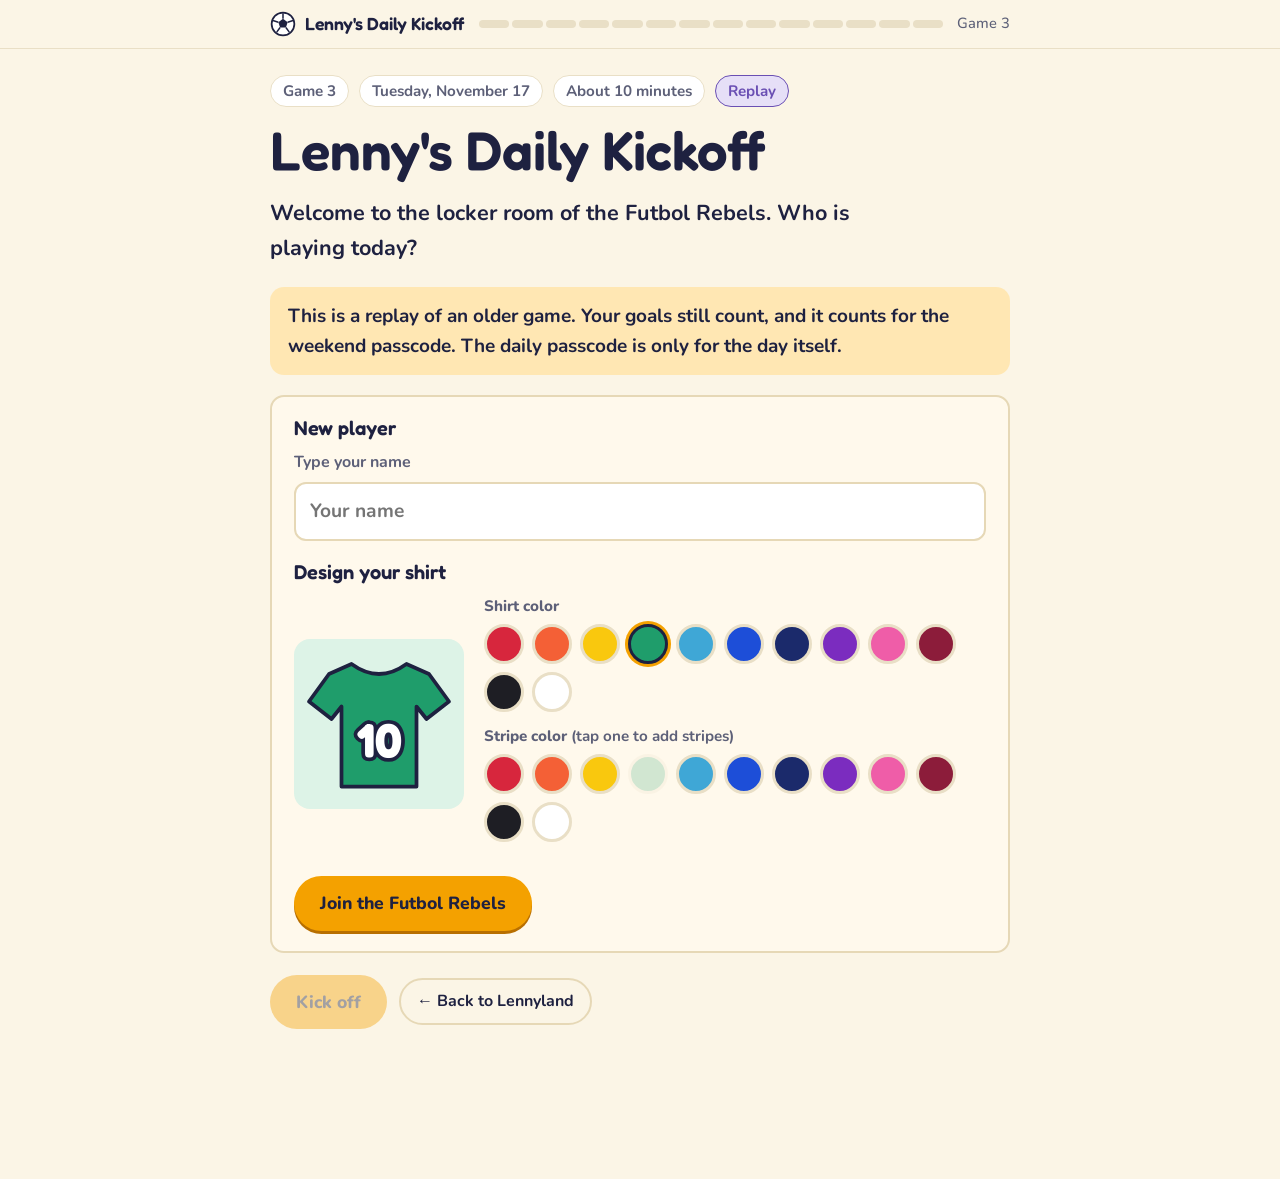
<file: e/003/index.html>
<!DOCTYPE html>
<html lang="en">
<head>
<meta charset="utf-8">
<meta name="viewport" content="width=device-width, initial-scale=1">
<title>Lenny's Daily Kickoff #3 · The Secret of the Soccer Ball Spots</title>
<link rel="preconnect" href="https://fonts.googleapis.com">
<link rel="stylesheet" href="https://fonts.googleapis.com/css2?family=Fredoka:wght@500;600;700&family=Nunito:wght@500;700;800&display=swap">
<link rel="stylesheet" href="../../assets/engine.css">
</head>
<body>
<div id="app"></div>
<div class="toast" id="toast"></div>
<script src="../../assets/common.js"></script>
<script>
/* ===== Game 3: the content for this day. The engine (assets/engine.js) does everything else. ===== */
window.GAME = {
  n: 3, code: 'LDK-003', date: '2026-11-17', week: '2026-W47',
  title: 'The Secret of the Soccer Ball Spots',
  theme: 'Soccer science',
  pw: 'c25vZ2F0bmVQIG90YXRvUCB5dG5pb1AgZXZsZXdU',
  lede: 'Picture a classic soccer ball. Black spots, white spots. They are not just for looks! They are a clever trick, and it all started with a TV.',
  guess: { q: 'How many patches do you think are sewn together to make one classic soccer ball?', answer: 32, close: 5 },
  pages: [
    { scene: 'old',     text: 'Long ago, soccer balls had no spots at all. They were made of strips of {leather|A tough material. Many shoes and belts are made of it.}, all in one plain color. Often brown, like a potato.' },
    { scene: 'tvold',   text: 'Then came a problem. In 1970, people all around the world watched the World Cup on TV. But most TVs showed only black, white and gray. A plain ball was hard to see!' },
    { scene: 'tvnew',   text: 'So the World Cup ball got a new look: black patches and white patches. On TV it popped! Now everybody could see it spin and fly.' },
    { scene: 'shapes',  text: 'Look closely at the patches. The black ones are {pentagons|A flat shape with 5 straight sides.}. The white ones are {hexagons|A flat shape with 6 straight sides.}. And every single patch is FLAT.' },
    { toy: 'sew',       text: 'Your turn! Make a ball. Add the black patches by twos. Then add the white patches by fives.' },
    { scene: 'count',   text: 'Did you count them? 12 black patches and 20 white patches. That makes **32 patches** in one ball! The first ones were sewn together by hand.', guessBack: true },
    { scene: 'flat',    text: 'Here is the secret. Hexagons alone fit together like floor tiles. They stay flat. But put in a pentagon, and the patches have to bend. Twelve pentagons bend the ball all the way around!',
      quick: { q: 'One ball has 32 patches. How many patches do you need to make 2 balls?', expr: '32 + 32 =', answer: 64,
               hint: 'Add the ones first ([[2 + 2]]). Then add the tens ([[3 + 3]]).', fb: '[[32 + 32 = 64]] patches. Enough for two balls!' } },
    { toy: 'pump',      text: 'The ball is still a little bumpy. So what makes it nice and round? AIR! Pump it up. The air pushes on every patch from the inside.' },
    { scene: 'around',  text: 'One more thing to check on a real ball. Every black patch has 5 white neighbors. And two black patches NEVER touch each other.' },
    { scene: 'brooklyn', text: '**Spot it in Brooklyn!** Look down at the sidewalk next to a park. In New York, many of them are made of six-sided blocks. All hexagons, no pentagons. So the sidewalk stays flat!',
      bonus: 'Bonus fact: A ball for a real match must be 27 to 28 inches around. The referee can check!' }
  ],
  riddle: { q: 'I am a flat shape with six sides and six corners. Bees build their honeycomb with me. A classic soccer ball has 20 of me. What shape am I?', accept: ['hexag', 'heksag', 'hecsag', 'hecksag', 'hexig', 'hexog', 'hexeg', 'hexgon'], answer: 'a hexagon',
            hint: 'Think of the white patches on the ball. What is that shape called?', explain: 'A hexagon! It has six sides. The white patches on a classic soccer ball are hexagons, and so are the little rooms in a honeycomb.' },
  shots: {
    1: { q: 'Why did the World Cup ball get black and white patches in 1970?',
         opts: ['Because zebras were the team mascots', 'Because the brown paint ran out', 'So people could see the ball on black-and-white TVs', 'So the ball could hide in the snow'], a: 2,
         hint: 'Think about how people far away watched the games.', fb: 'Most TVs showed only black, white and gray. A black-and-white ball was easy to see on the screen.' },
    2: { q: 'How do flat patches turn into a round ball?',
         opts: ['The pentagons make the patches bend, and air pushes them out', 'Somebody rolls the ball down a very big hill', 'The patches are cooked in an oven until they puff up', 'Every patch is really a tiny circle'], a: 0,
         hint: 'Think about the two shapes, and what you pump inside.', fb: 'Hexagons alone would stay flat. The pentagons make the patches bend around, and the air inside pushes them out.' },
    order: { q: 'How did the soccer ball get its spots? Tap the cards in order, from first to last.',
             cards: ['Soccer balls are made of plain leather strips.', 'The World Cup is on TV, but a plain ball is hard to see.', 'The World Cup ball gets black and white patches.', 'Everybody can see the ball on TV.'],
             hint: 'The problem comes before the new ball.', fb: 'First the balls were plain. On TV they were hard to see. So the ball got black and white patches, and then everybody could see it.' },
    math: { q: 'The 20 white patches have 120 sides altogether. The 12 black patches have 60 sides altogether. How many sides do all the patches have?',
            stack: ['120', '+ 60'], answer: 180,
            hint: 'Add the ones ([[0 + 0]]), then the tens ([[2 + 6]]). The hundred stays.',
            fb: '[[120 + 60 = 180]] sides. That is a LOT of sides!' },
    coach: { q: 'You are the coach! Tell your team: Why is a classic soccer ball black and white? And how can flat patches make a round ball?', starter: 'The ball is black and white because...',
             ideas: ['why black and white: so people could see the ball on black-and-white TVs', 'how it gets round: hexagons alone stay flat, the pentagons make the patches bend around, and air pushes them out'],
             rubric: ['I said the black and white patches made the ball easy to see on TV.', 'I said the patches are pentagons and hexagons, and the pentagons make them bend around.', 'I said the air inside pushes the patches out and makes the ball round.'],
             model: 'The ball is black and white because long ago most TVs showed only black, white and gray, and people could see that ball better. The patches are flat pentagons and hexagons. The pentagons make them bend around, and the air inside pushes them out into a round ball.' },
    golden: { q: 'One black patch has 5 white neighbors. Each white neighbor is a hexagon with 6 sides. How many sides do the 5 white neighbors have altogether?', expr: '5 × 6 =', answer: 30,
              hint: 'Five groups of 6. You can count by 5s, six times.', fb: '[[5 × 6 = 30]] sides. All around one little pentagon!' }
  },
  lesson: 'Today\'s story, "The Secret of the Soccer Ball Spots": Long ago, soccer balls were made of strips of leather in one plain color, often brown. In 1970, people all around the world watched the World Cup in Mexico on TV, but most TVs showed only black, white and gray, so a plain ball was hard to see. The 1970 World Cup ball had black and white patches, which were easy to see on TV. A classic soccer ball has 32 patches: 12 black pentagons (5 sides each) and 20 white hexagons (6 sides each). The first ones were leather and sewn by hand. Every patch is flat. Hexagons alone fit together like floor tiles and stay flat. Pentagons make the patches bend around into a ball shape. Air pumped inside pushes on every patch and makes the ball round. Every black patch has 5 white neighbors, and black patches never touch each other. Next to many New York parks, the sidewalk is made of six-sided blocks, which stay flat. Bees build honeycomb from hexagons. A match ball must be 27 to 28 inches around.',
  chips: ['Why do hexagons stay flat?', 'Why do bees use hexagons?', 'Are soccer balls still black and white?', 'What is inside a soccer ball?', 'Tell me a soccer fact'],
  helperQA: [
    { q: 'Are soccer balls still black and white?', a: 'Many are colorful now, because TVs show colors. But lots of people still love the classic black and white ball.' },
    { q: 'Why do hexagons stay flat?', a: 'Three hexagons fit around one corner with no gap at all. So they can go on and on like floor tiles, without bending.' }
  ],
  dinner: [
    'The soccer ball got its black and white patches so people could see it on black-and-white TVs at the 1970 World Cup.',
    'A classic soccer ball is made of 32 flat patches: 12 black pentagons and 20 white hexagons.',
    'Hexagons alone stay flat like floor tiles, so a ball needs pentagons to bend it round.'
  ],
  notes: [
    'Exact: the official ball of the 1970 World Cup in Mexico had 32 leather panels (widely reported as stitched by hand), 12 black pentagons and 20 white hexagons, and FIFA says it was the first World Cup ball with black panels, made to show up on black-and-white television. The shape is called a truncated icosahedron: every pentagon is surrounded by 5 hexagons and pentagons never touch. The side counts in the math come from 20 × 6 = 120 and 12 × 5 = 60. The Laws of the Game say a ball is 27 to 28 inches (68 to 70 centimeters) around.',
    'Simplified: the story says the World Cup ball "got a new look" in 1970. A 32-panel black and white ball had already been made in Denmark in 1962 and the same design was the ball of the 1968 European Championship; 1970 is when the whole world saw it. Older balls came in several designs (12 or 18 panels, strips, sometimes white or orange); the story just says "strips of leather, often brown". "Pentagons make the patches bend": three hexagons fill the space around a corner exactly, so hexagons alone tile a flat floor; with a pentagon there is a gap, and closing it makes the surface curve. The patches of a real ball are flat only until the ball is pumped up; air pressure rounds them. The pump toy shows the idea, not real pressure. Today many balls have fewer, curved panels and many colors. The size rule is in Law 2 of the Laws of the Game; checking the ball is one of the referee\'s jobs under Law 5. In the front-view drawings of the ball, the white hexagons near the rim are partly hidden, so they can look five-sided; the numbered picture on page 11 shows them whole.',
    'Left out: the company that made the ball and the ball\'s product name (no brands in the game). Leather is described only as "a tough material". The sidewalk blocks are the city\'s standard hexagonal asphalt pavers, used mainly on sidewalks next to parks; not every park sidewalk has them.'
  ],
  sources: [
    { t: 'FIFA on the 1970 World Cup ball', u: 'https://inside.fifa.com/en/news/telstar-story-fifa-world-cup-ball-3073424' },
    { t: '99% Invisible on the black-and-white ball design', u: 'https://99percentinvisible.org/article/turning-point-the-original-goal-of-soccers-iconic-black-and-white-ball-design/' },
    { t: 'Science News on the geometry of soccer balls', u: 'https://www.sciencenews.org/article/bending-soccer-ball' },
    { t: 'IFAB Laws of the Game, Law 2: The Ball', u: 'https://www.theifab.com/laws/chapter/22/section/32' },
    { t: 'NYC Street Design Manual on hexagonal pavers', u: 'https://nycstreetdesign.info/node/121' }
  ]
};

/* ===== pictures for this story (original drawings made of simple shapes) ===== */
(function(){
  const A = window.ART;
  const INK = '#1E2140';
  let uid = 0;
  const GRASS = '<rect y="222" width="640" height="78" fill="#57B36A"/>';
  /* the corner points of a shape with n sides, centered at (cx, cy); rot = angle of the first corner in degrees */
  function pts(cx, cy, r, n, rot){
    const out=[]; for(let k=0;k<n;k++){ const t=(rot+k*360/n)*Math.PI/180; out.push([cx+r*Math.cos(t), cy+r*Math.sin(t)]); } return out;
  }
  function poly(p, fill, stroke, sw, extra){ return '<polygon points="'+p.map(q=>q[0].toFixed(1)+','+q[1].toFixed(1)).join(' ')+'" fill="'+fill+'" stroke="'+(stroke||INK)+'" stroke-width="'+(sw||3)+'" stroke-linejoin="round"'+(extra||'')+'/>'; }
  function pent(cx, cy, r, fill, extra){ return poly(pts(cx,cy,r,5,-90), fill||INK, INK, 3, extra); }
  function hex(cx, cy, r, fill, extra){ return poly(pts(cx,cy,r,6,0), fill||'#fff', INK, 3, extra); }
  /* a classic ball seen from the front, centered at (x, y) with radius r */
  function ball(x, y, r){
    const id='bl'+(++uid), c=pts(0,0,0.36*r,5,-90), outer=[];
    let s='', lines='';
    for(let i=0;i<5;i++){
      const deg=-90+i*72, t=deg*Math.PI/180, p=pts(0.98*r*Math.cos(t), 0.98*r*Math.sin(t), 0.36*r, 5, deg+180);
      outer.push(p); s+=poly(p, INK, INK, 1);
      lines+='M'+c[i][0].toFixed(1)+' '+c[i][1].toFixed(1)+'L'+p[0][0].toFixed(1)+' '+p[0][1].toFixed(1);
    }
    for(let i=0;i<5;i++){
      const a=outer[i], b=outer[(i+1)%5]; let best=null;
      [a[1],a[4]].forEach(u=>[b[1],b[4]].forEach(v=>{ const d=Math.hypot(u[0]-v[0],u[1]-v[1]); if(!best||d<best[0]) best=[d,u,v]; }));
      lines+='M'+best[1][0].toFixed(1)+' '+best[1][1].toFixed(1)+'L'+best[2][0].toFixed(1)+' '+best[2][1].toFixed(1);
    }
    return '<g transform="translate('+x+','+y+')"><defs><clipPath id="'+id+'"><circle r="'+r+'"/></clipPath></defs>'
      +'<circle r="'+r+'" fill="#fff"/><g clip-path="url(#'+id+')">'+s+'<path d="'+lines+'" stroke="'+INK+'" stroke-width="'+Math.max(2,r/22).toFixed(1)+'" fill="none"/>'+poly(c, INK, INK, 1)+'</g>'
      +'<circle r="'+r+'" fill="none" stroke="'+INK+'" stroke-width="'+Math.max(3,r/16).toFixed(1)+'"/></g>';
  }
  /* an old one-color ball made of strips */
  function oldBall(x, y, r, fill, line){
    const id='ob'+(++uid), k=r/70;
    return '<g transform="translate('+x+','+y+')"><defs><clipPath id="'+id+'"><circle r="'+r+'"/></clipPath></defs><circle r="'+r+'" fill="'+fill+'"/>'
      +'<g clip-path="url(#'+id+')" fill="none" stroke="'+line+'" stroke-width="'+(3*k+1).toFixed(1)+'"><path d="M'+(-r)+' '+(-24*k)+'Q0 '+(-44*k)+' '+r+' '+(-24*k)+'M'+(-r)+' '+(24*k)+'Q0 '+(44*k)+' '+r+' '+(24*k)+'M'+(-26*k)+' '+(-r)+'Q'+(-40*k)+' '+(-60*k)+' '+(-24*k)+' '+(-32*k)+'M'+(26*k)+' '+(-r)+'Q'+(40*k)+' '+(-60*k)+' '+(24*k)+' '+(-32*k)+'M'+(-26*k)+' '+r+'Q'+(-40*k)+' '+(60*k)+' '+(-24*k)+' '+(32*k)+'M'+(26*k)+' '+r+'Q'+(40*k)+' '+(60*k)+' '+(24*k)+' '+(32*k)+'"/></g>'
      +'<circle r="'+r+'" fill="none" stroke="'+line+'" stroke-width="'+(3*k+1).toFixed(1)+'"/></g>';
  }
  /* an old TV set; inner = what the gray screen shows (screen is 300 x 170 with its top left corner at 150, 50) */
  function tv(inner){
    return '<rect y="246" width="640" height="54" fill="#C9B8A0"/>'
      +'<path d="M250 20L320 44L400 14" fill="none" stroke="#5B4636" stroke-width="5" stroke-linecap="round"/>'
      +'<rect x="120" y="36" width="400" height="200" rx="18" fill="#8A5A3C" stroke="'+INK+'" stroke-width="4"/>'
      +'<rect x="150" y="50" width="300" height="170" rx="14" fill="#A9A9A9" stroke="'+INK+'" stroke-width="4"/>'
      +'<rect x="152" y="160" width="296" height="58" fill="#8C8C8C"/>'
      +'<path d="M170 160V96H260V160" fill="none" stroke="#E6E6E6" stroke-width="5"/>'
      +inner
      +'<circle cx="486" cy="92" r="13" fill="#E8D49A" stroke="'+INK+'" stroke-width="3"/><circle cx="486" cy="140" r="13" fill="#E8D49A" stroke="'+INK+'" stroke-width="3"/>'
      +'<rect x="170" y="236" width="20" height="14" fill="#5B4636"/><rect x="450" y="236" width="20" height="14" fill="#5B4636"/>';
  }
  /* a floor of hexagons that fit together; the first one is centered at (x0, y0) */
  function tiles(x0, y0, r, cols, rows, fill, stroke){
    let s=''; const h=Math.sqrt(3)*r;
    for(let c=0;c<cols;c++) for(let q=0;q<rows;q++) s+=poly(pts(x0+c*1.5*r, y0+q*h+(c%2?h/2:0), r, 6, 0), fill, stroke, 3);
    return s;
  }
  function tree(x, y){ return '<rect x="'+(x-6)+'" y="'+(y-40)+'" width="12" height="40" fill="#7A5A3C"/><circle cx="'+x+'" cy="'+(y-58)+'" r="30" fill="#2F9E5B"/><circle cx="'+(x-20)+'" cy="'+(y-44)+'" r="20" fill="#3BB06A"/><circle cx="'+(x+20)+'" cy="'+(y-44)+'" r="20" fill="#3BB06A"/>'; }

  window.SCENES = {
    old(){
      return A.frame(A.sun(560,56)+GRASS+'<ellipse cx="320" cy="250" rx="70" ry="10" fill="#3F9455"/>'
        +oldBall(320,172,76,'#A8632F','#5B3516')+A.tag(40,60,172,'an old soccer ball')+A.text(126,112,17,'no spots!'));
    },
    tvold(){
      return A.frame(tv(oldBall(352,150,24,'#9C9C9C','#7E7E7E')+A.text(352,96,30,'?','#fff'))
        +A.tag(24,96,70,'1970')+A.text(320,282,17,'Where is the ball?'));
    },
    tvnew(){
      return A.frame(tv(ball(352,146,30)+'<path d="M300 132h-22M304 150h-28M300 168h-22" stroke="#fff" stroke-width="4" stroke-linecap="round"/>')
        +A.tag(24,96,70,'1970')+A.text(320,282,17,'There it is!'));
    },
    shapes(){
      return A.frame('<rect width="640" height="300" fill="#FFF3D6"/>'+pent(170,124,78,INK)+hex(470,120,76,'#fff')
        +A.text(170,136,34,'5','#fff')+A.text(470,132,34,'6',INK)
        +A.tag(85,226,170,'pentagon: 5 sides')+A.tag(388,226,164,'hexagon: 6 sides'));
    },
    count(){
      return A.frame('<rect width="640" height="300" fill="#DDF3E4"/>'+ball(180,150,112)
        +pent(376,84,28,INK)+A.text(416,96,30,'12 black',INK,'start')
        +hex(376,160,27,'#fff')+A.text(416,172,30,'20 white',INK,'start')
        +A.tag(376,214,130,'32 patches'));
    },
    flat(){
      return A.frame('<rect width="640" height="300" fill="#FFF3D6"/>'
        +tiles(86,82,30,5,3,'#fff',INK)+A.tag(50,252,212,'only hexagons: FLAT')
        +ball(480,138,92)+A.tag(368,252,224,'with pentagons: ROUND'));
    },
    around(){
      let s=pent(320,150,40,INK);
      for(let k=0;k<5;k++){
        const deg=-54+k*72, t=deg*Math.PI/180, cx=320+73.1*Math.cos(t), cy=150+73.1*Math.sin(t);
        s+=poly(pts(cx,cy,47,6,deg+30),'#fff',INK,3)+A.text(cx,cy+10,28,String(k+1));
      }
      return A.frame('<rect width="640" height="300" fill="#DDF3E4"/>'+s
        +A.tag(18,40,150,'1 black patch')+A.tag(456,232,170,'5 white neighbors'));
    },
    brooklyn(){
      return A.frame(A.sun(590,40)+'<rect y="112" width="640" height="34" fill="#57B36A"/>'+tree(80,120)+tree(230,120)+tree(380,120)
        +'<rect y="146" width="640" height="154" fill="#8E97A3"/>'+tiles(-10,178,26,18,3,'#B9C0C9','#5F6B7E')
        +'<rect y="140" width="640" height="10" fill="#6E7682"/>'
        +A.person(150,236,'#C8452D')+A.person(186,240,'#167C8A')
        +A.tag(452,62,150,'hexagon blocks')+'<path d="M520 92L500 170" stroke="'+INK+'" stroke-width="3" stroke-linecap="round"/>'
        +A.tag(20,18,76,'a park'));
    }
  };

  /* ===== the two things to play with ===== */
  window.TOYS = {
    sew: {
      title: 'Your turn: make a ball', cap: 'Tap to add patches. Count the black ones by twos, then the white ones by fives.', hint: 'Add all the patches first.',
      init(box, api){
        let b=0, w=0;
        box.innerHTML='<div class="pic"></div><div class="controls"><button class="btn small toybtn"></button><div class="readout">Black: <b class="num outb">0</b> &nbsp; White: <b class="num outw">0</b></div></div><p class="cap msg" style="margin-top:12px"></p>';
        const pic=box.querySelector('.pic'), btn=box.querySelector('.toybtn'), ob=box.querySelector('.outb'), ow=box.querySelector('.outw'), msg=box.querySelector('.msg');
        function draw(){
          let s='';
          for(let i=0;i<12;i++){ const x=52+(i%6)*44, y=104+Math.floor(i/6)*56;
            s+= i<b ? pent(x,y,19,INK) : pent(x,y,19,'none',' stroke-dasharray="5 5" opacity=".45"'); }
          for(let i=0;i<20;i++){ const x=368+(i%5)*52, y=52+Math.floor(i/5)*50;
            s+= i<w ? hex(x,y,21,'#fff') : hex(x,y,21,'none',' stroke-dasharray="5 5" opacity=".45"'); }
          pic.innerHTML='<svg viewBox="0 0 640 260" role="img" aria-label="'+b+' black patches and '+w+' white patches"><rect width="640" height="260" fill="#DDF3E4"/>'
            +A.text(162,56,18,'black pentagons')+A.text(472,246,18,'white hexagons')+s+'</svg>';
          ob.textContent=b; ow.textContent=w;
          btn.textContent = b<12 ? 'Add 2 black patches' : 'Add 5 white patches';
          msg.textContent = b===0 ? 'An empty ball. Start with the black patches.'
            : b<12 ? b+' black patches. Keep counting by twos!'
            : w===0 ? '12 black patches. All done! Now the white ones, by fives.'
            : w<20 ? w+' white patches. Keep counting by fives!'
            : '12 black and 20 white. Every patch is ready!';
        }
        btn.onclick=()=>{ if(w>=20) return; if(b<12) b+=2; else w+=5; draw(); if(w>=20){ btn.disabled=true; api.done(); } };
        draw();
      }
    },
    pump: {
      title: 'Your turn: pump it up', cap: 'Tap the button to pump air into the ball.', hint: 'Pump the ball all the way up first.',
      init(box, api){
        let at=0;
        const K=[0.42,0.56,0.7,0.84,0.94,1];
        const MSG=['A floppy ball. No air inside yet!','Pssht! A little air. Still floppy.','Pssht! The air pushes the patches out.','Pssht! Getting rounder.','Pssht! Almost there. One more!','Round and bouncy! The air pushes on every patch.'];
        box.innerHTML='<div class="pic"></div><div class="controls"><button class="btn small toybtn">Pump!</button><div class="readout">Pumps: <b class="num out">0</b> of 5</div></div><p class="cap msg" style="margin-top:12px"></p>';
        const pic=box.querySelector('.pic'), btn=box.querySelector('.toybtn'), out=box.querySelector('.out'), msg=box.querySelector('.msg');
        function draw(){
          const k=K[at], w=1+(1-k)*0.3, down=at%2?18:0;
          pic.innerHTML=A.frame(A.sun(70,50)+GRASS
            +'<path d="M470 236Q400 262 '+(250+84*w).toFixed(0)+' 232" fill="none" stroke="#5F6B7E" stroke-width="6" stroke-linecap="round"/>'
            +'<g transform="translate(250,236) scale('+w.toFixed(2)+','+k+')">'+ball(0,-84,84)+'</g>'
            +'<rect x="456" y="120" width="30" height="116" rx="6" fill="#E4572E" stroke="'+INK+'" stroke-width="3"/><rect x="440" y="232" width="62" height="10" rx="4" fill="'+INK+'"/>'
            +'<rect x="467" y="'+(64+down)+'" width="8" height="'+(58-down)+'" fill="#5F6B7E"/><rect x="440" y="'+(54+down)+'" width="62" height="12" rx="6" fill="'+INK+'"/>'
            +A.text(471,270,16,'pump','#fff')+A.text(250,270,16,at>=5?'round!':'ball','#fff'));
          out.textContent=at; msg.textContent=MSG[at];
        }
        btn.onclick=()=>{ if(at>=5) return; at+=1; draw(); if(at>=5){ btn.disabled=true; api.done(); } };
        draw();
      }
    }
  };
})();
</script>
<script src="../../assets/engine.js"></script>
</body>
</html>
</file>
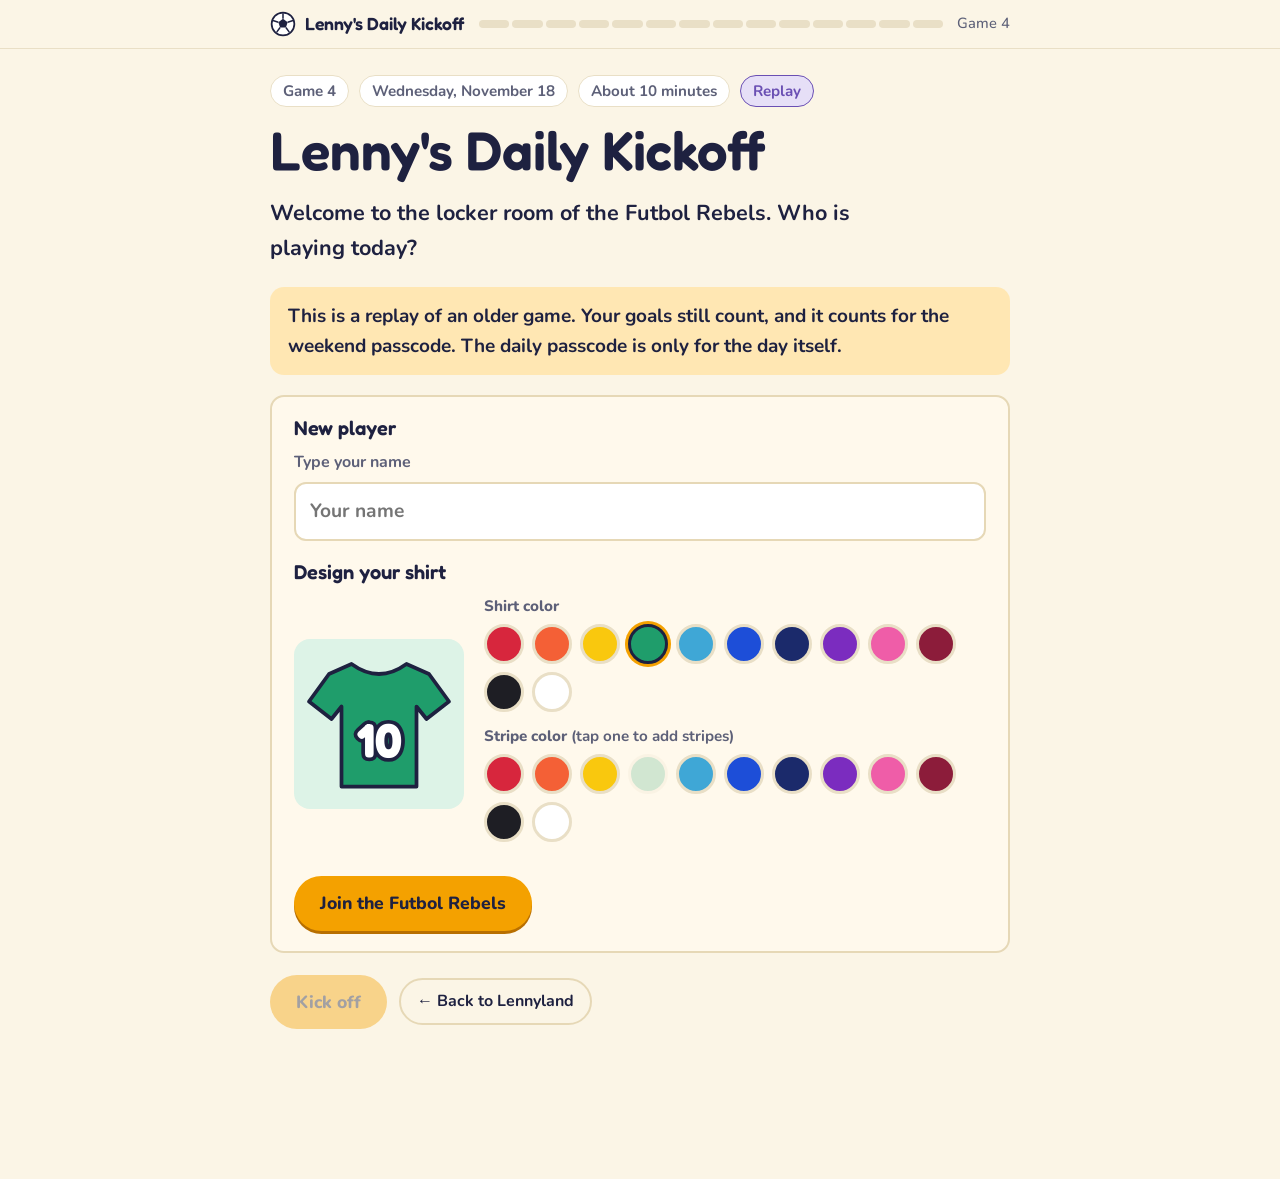
<file: e/004/index.html>
<!DOCTYPE html>
<html lang="en">
<head>
<meta charset="utf-8">
<meta name="viewport" content="width=device-width, initial-scale=1">
<title>Lenny's Daily Kickoff #4 · The Secret Tunnel to Your Sink</title>
<link rel="preconnect" href="https://fonts.googleapis.com">
<link rel="stylesheet" href="https://fonts.googleapis.com/css2?family=Fredoka:wght@500;600;700&family=Nunito:wght@500;700;800&display=swap">
<link rel="stylesheet" href="../../assets/engine.css">
</head>
<body>
<div id="app"></div>
<div class="toast" id="toast"></div>
<script src="../../assets/common.js"></script>
<script>
/* ===== Game 4: the content for this day. The engine (assets/engine.js) does everything else. ===== */
window.GAME = {
  n: 4, code: 'LDK-004', date: '2026-11-18', week: '2026-W47',
  title: 'The Secret Tunnel to Your Sink',
  theme: 'Bed-Stuy, Brooklyn and New York',
  pw: 'ZWRpbFMgcmV0YVcgZWxpTSBldmlGLXl0aGdpRQ==',
  lede: 'Turn on the faucet. Whoosh! But where was that water before? Not in Brooklyn. It took a long, secret trip to get to your sink.',
  guess: { q: 'The water gets to Brooklyn with a big push. With no pump at all, how many floors do you think it can climb up inside a building?', answer: 6, close: 1 },
  pages: [
    { scene: 'mountain', text: 'Your water starts as rain and snow. It falls on mountains far, far away. Some of it lands 125 miles from New York City!' },
    { scene: 'lakes',    text: 'The water runs into giant lakes called {reservoirs|Big lakes that people make to save water for later.}. New York City has 19 of them. They are like giant water bottles for the whole city.' },
    { scene: 'hill',     text: 'Now the clever part. The lakes are up HIGH. The city is down low. So {gravity|The pull that makes things fall and roll down.} does the work. The water just runs downhill!' },
    { toy: 'flow',       text: 'Your turn! Send the water from the mountain lake down to the city. Watch how many pumps you need.' },
    { scene: 'tunnel',   text: 'New York built its first {aqueduct|A long pipe or tunnel that carries water to a city.} long ago. It was 41 miles long. Today, water flows through a tunnel that is 85 miles long. It is the longest tunnel in the whole world!' },
    { scene: 'climb',    text: 'When the water gets to Brooklyn, it still has a big push. It can climb up the pipes inside a building all by itself. It climbs about **6 floors** high!', guessBack: true },
    { scene: 'pump',     text: 'But some buildings are much taller. So a pump pushes the water all the way up to the roof. It fills a giant wooden tank that looks like a barrel.',
      quick: { q: 'The water climbs 6 floors by itself. A pump lifts it 12 more floors to the roof. How many floors is that altogether?', expr: '6 + 12 =', answer: 18,
               hint: 'Start at 12. Then count up 6 more.', fb: '[[6 + 12 = 18]] floors. That is a tall building!' } },
    { toy: 'tank',       text: 'Your turn! Pump water up into the tank on the roof. Count the gallons by thousands.' },
    { scene: 'wood',     text: 'The tank is made of wood. No glue! When the wood gets wet, it {swells|Gets a little bit bigger and fatter.}. The planks squeeze together so tight that the water stays in. Then gravity pulls the water down to every sink.' },
    { scene: 'roofs',    text: '**Spot it in Brooklyn!** Look up at the roofs of tall buildings. Can you find a wooden tank standing on legs? How many can you count?',
      bonus: 'Bonus fact: New York City uses about one billion gallons of water every single day.' }
  ],
  riddle: { q: 'You cannot see me, but I never let go. I pull the rain down from the clouds. I pull the water down the tunnel. I even pull YOU back down when you jump. What am I?', accept: ['gravit', 'gravet', 'gravat', 'grafit', 'gravty', 'gravid', 'gravvit', 'gravutty'], answer: 'gravity',
            hint: 'It is one of the tricky words in the story. It makes things fall and roll downhill.', explain: 'Gravity! It pulls everything down. It pulls rain from the clouds, water down the tunnel, and you back to the ground after a jump.' },
  shots: {
    1: { q: 'Why can the water get from the mountain lakes to the city without pumps?',
         opts: ['Because fish push it with their tails', 'Because the lakes are higher than the city, so the water runs downhill', 'Because the wind blows it through the tunnel', 'Because the water is in a big hurry'], a: 1,
         hint: 'Think about which one is higher up: the lakes or the city.', fb: 'The lakes are up high and the city is down low. Gravity pulls the water downhill.' },
    2: { q: 'How does a wooden tank hold water with no glue?',
         opts: ['It wears a giant raincoat', 'Pigeons sit on all the cracks', 'The water inside turns into ice', 'The wet wood swells, and the planks squeeze tight together'], a: 3,
         hint: 'Think about what happens to the wood when it gets wet.', fb: 'Wet wood swells. The planks press against each other so tightly that the water stays in.' },
    order: { q: 'How does water get to a sink at the top of a tall building? Tap the cards in order, from first to last.',
             cards: ['Rain and snow fall on the mountains.', 'The water waits in giant lakes called reservoirs.', 'It runs downhill through a very long tunnel.', 'A pump lifts it to a wooden tank on the roof.'],
             hint: 'Start in the sky. End on the roof.', fb: 'First rain and snow fall. The water waits in the reservoirs, runs downhill through the tunnel, and then a pump lifts it to the tank on the roof.' },
    math: { q: 'New York\'s first aqueduct was 41 miles long. The longest tunnel today is 85 miles long. How many miles longer is the tunnel?',
            stack: ['85', '− 41'], answer: 44,
            hint: 'Take away the ones first ([[5 − 1]]). Then take away the tens ([[8 − 4]]).',
            fb: '[[85 − 41 = 44]] miles longer. That is one long tunnel!' },
    coach: { q: 'You are the coach! Tell your team: How does water get from the mountains to the city without pumps? And why do tall buildings have a tank on the roof?', starter: 'The water gets to the city because...',
             ideas: ['how the water travels: the lakes are higher than the city, so gravity pulls the water downhill through tunnels', 'why tall buildings have tanks: the water climbs only about 6 floors by itself, so a pump lifts it to a tank on the roof and gravity brings it down to the sinks'],
             rubric: ['I said the lakes are higher than the city, so the water runs downhill.', 'I said the water can climb only about 6 floors by itself.', 'I said a pump lifts water to the tank on the roof, and gravity brings it down to the sinks.'],
             model: 'The water gets to the city because the lakes are up high and the city is down low, so gravity pulls it downhill. By itself it can climb only about 6 floors. In a tall building, a pump lifts the water to a tank on the roof, and then gravity brings it down to the sinks.' },
    golden: { q: 'The water can reach 6 floors with no pump. Imagine each floor has 10 faucets. How many faucets get water with no pump?', expr: '6 × 10 =', answer: 60,
              hint: 'Six groups of 10. Count by 10s, six times.', fb: '[[6 × 10 = 60]] faucets. And not one pump!' }
  },
  lesson: 'Today\'s story, "The Secret Tunnel to Your Sink": New York City\'s tap water starts as rain and snow on mountains north of the city, as far as 125 miles away. It collects in 19 giant lakes called reservoirs. The reservoirs are higher than the city, so gravity pulls the water downhill and almost all of it arrives without pumps. New York\'s first aqueduct, finished in 1842, was 41 miles long. Today about half of the water flows through the Delaware Aqueduct, a tunnel 85 miles long and the longest tunnel in the world. In the city, the water still has enough push to climb about 6 floors up inside a building by itself. Taller buildings use a pump to lift water to a tank on the roof. A big tank holds about 10,000 gallons. Most tanks are made of wooden planks held by steel hoops, with no glue. Wet wood swells, so the planks squeeze tight and the water stays in. Gravity then pulls the water down from the tank to every sink. New York City uses about one billion gallons of water a day.',
  chips: ['Why does water run downhill?', 'How deep is the tunnel?', 'Why are the tanks made of wood?', 'Is the water clean?', 'Tell me a water fact'],
  helperQA: [
    { q: 'Why are the tanks made of wood?', a: 'Wood helps keep the water from freezing in winter and helps keep it cool in summer. A wooden tank is also quick to build.' },
    { q: 'Is the water clean?', a: 'Yes. The city tests the water many, many times every day to make sure it is safe to drink.' }
  ],
  dinner: [
    'New York City\'s water comes from mountain lakes as far as 125 miles away, and it runs downhill to the city with almost no pumps.',
    'The longest tunnel in the world is a water tunnel for New York City. It is 85 miles long.',
    'The wooden tanks on New York roofs have no glue: wet wood swells and squeezes the planks tight.'
  ],
  notes: [
    'Exact: the city\'s Department of Environmental Protection (DEP) says the system has 19 reservoirs (plus three controlled lakes, not mentioned in the story), reaches as far as 125 miles north of the city, and supplies about one billion gallons a day. About 95 percent of the water is delivered by gravity alone; the story says "without pumps" and the lesson says "almost all". The Delaware Aqueduct is 85 miles long, went into service in 1944, carries about half the city\'s water, and DEP calls it the longest tunnel in the world. The Old Croton Aqueduct brought water 41 miles and opened in 1842; it was the city\'s first aqueduct, a brick-lined channel rather than a deep tunnel.',
    'Rounded or simplified: "about 6 floors" is the usual figure for how high city water pressure reaches (roughly 60 to 75 feet); it varies by neighborhood, and buildings taller than about six stories need a tank or pumps. The 18-floor building in the quick check and the "10 faucets on each floor" in the Golden Goal are made-up examples. Rooftop tanks hold about 5,000 to 10,000 gallons; the toy fills a big one to 10,000. A new wooden tank leaks a little at first and seals as the wood swells. Steel hoops hold the planks together. Some newer buildings use steel tanks or pumps alone. Not all of the city\'s water goes through the 85-mile tunnel: the Catskill and Croton aqueducts carry the rest. The pictures are not to scale, and the tunnel is hundreds of feet under the ground. In the first toy the water arrives in five taps; a real drop can take weeks or months to reach the city.',
    'Left out: the names of the companies that build the tanks (no brands in the game), the towns that were moved to make room for the reservoirs, and the leak repairs on the Delaware Aqueduct. Bed-Stuy itself has mostly low buildings, so the tanks are easiest to spot on taller apartment and old factory buildings around Brooklyn. In the helper answer, "tests the water many times every day" is from DEP, which reports hundreds of thousands of tests a year.'
  ],
  sources: [
    { t: 'NYC Department of Environmental Protection: Water Supply', u: 'https://www.nyc.gov/site/dep/water/water-supply.page' },
    { t: 'NYC DEP: History of New York City\'s Drinking Water', u: 'https://www.nyc.gov/site/dep/water/history-of-new-york-citys-drinking-water.page' },
    { t: 'NYC DEP on the 85-mile Delaware Aqueduct', u: 'https://www.nyc.gov/site/dep/news/19-062/dep-major-milestone-delaware-aqueduct-repair-tunneling-machine-completes' },
    { t: 'National Academies: Review of the New York City Watershed Protection Program', u: 'https://www.nationalacademies.org/read/25851/chapter/5' },
    { t: 'The Christian Science Monitor on New York\'s wooden water tanks', u: 'https://www.csmonitor.com/The-Culture/2009/0106/new-york-s-other-skyline-water-towers' }
  ]
};

/* ===== pictures for this story (original drawings made of simple shapes) ===== */
(function(){
  const A = window.ART;
  const INK = '#1E2140', WATER = '#2E86DE', LIGHT = '#8FD0F5', WOOD = '#B9814A', GREEN = '#57B36A';
  /* a mountain with a snow cap; peak at (x, y), base on the line y = base */
  function mount(x, y, w, base, fill){
    const h=base-y, k=0.3;
    return '<polygon points="'+(x-w/2)+','+base+' '+x+','+y+' '+(x+w/2)+','+base+'" fill="'+(fill||'#7C8AA5')+'"/>'
      +'<polygon points="'+(x-w/2*k)+','+(y+h*k)+' '+x+','+y+' '+(x+w/2*k)+','+(y+h*k)+' '+(x+w*0.07)+','+(y+h*k-10)+' '+x+','+(y+h*k+4)+' '+(x-w*0.07)+','+(y+h*k-10)+'" fill="#fff"/>';
  }
  function cloud(x, y){ return '<g fill="#8E97A3"><ellipse cx="'+x+'" cy="'+y+'" rx="52" ry="20"/><circle cx="'+(x-22)+'" cy="'+(y-12)+'" r="20"/><circle cx="'+(x+14)+'" cy="'+(y-18)+'" r="24"/></g>'; }
  function rain(x, y, n){ let s=''; for(let i=0;i<n;i++) s+='<path d="M'+(x+i*22)+' '+(y+(i%2)*12)+'l-5 16" stroke="'+WATER+'" stroke-width="4" stroke-linecap="round"/>'; return s; }
  /* a plain building with windows; its bottom is on the line y = base */
  function bld(x, top, w, base, fill, cols, rows){
    let s='<rect x="'+x+'" y="'+top+'" width="'+w+'" height="'+(base-top)+'" fill="'+fill+'" stroke="'+INK+'" stroke-width="3"/>';
    const cw=w/cols, rh=(base-top)/rows;
    for(let r=0;r<rows;r++) for(let c=0;c<cols;c++) s+='<rect x="'+(x+c*cw+cw*0.25).toFixed(1)+'" y="'+(top+r*rh+rh*0.25).toFixed(1)+'" width="'+(cw*0.5).toFixed(1)+'" height="'+(rh*0.5).toFixed(1)+'" fill="#FFF3B8" stroke="'+INK+'" stroke-width="1.5"/>';
    return s;
  }
  /* a wooden roof tank; (cx, base) is the middle of the bottom of its legs; s = size */
  function tank(cx, base, s){
    const w=46*s, h=40*s, leg=14*s, top=base-leg-h; let p='';
    for(let i=1;i<5;i++) p+='<path d="M'+(cx-w/2+i*w/5).toFixed(1)+' '+top+'v'+h+'" stroke="#8A5A2C" stroke-width="'+Math.max(1,1.2*s).toFixed(1)+'"/>';
    return '<path d="M'+(cx-w*0.36)+' '+base+'V'+(base-leg)+'M'+(cx+w*0.36)+' '+base+'V'+(base-leg)+'M'+cx+' '+base+'V'+(base-leg)+'" stroke="'+INK+'" stroke-width="'+(2.2*s).toFixed(1)+'"/>'
      +'<rect x="'+(cx-w/2)+'" y="'+top+'" width="'+w+'" height="'+h+'" fill="'+WOOD+'" stroke="'+INK+'" stroke-width="'+Math.max(2,1.6*s).toFixed(1)+'"/>'+p
      +'<path d="M'+(cx-w/2)+' '+(top+h*0.25)+'h'+w+'M'+(cx-w/2)+' '+(top+h*0.72)+'h'+w+'" stroke="#4A5160" stroke-width="'+(2*s).toFixed(1)+'"/>'
      +'<polygon points="'+(cx-w/2-3*s)+','+top+' '+cx+','+(top-16*s)+' '+(cx+w/2+3*s)+','+top+'" fill="#6B7280" stroke="'+INK+'" stroke-width="'+Math.max(2,1.6*s).toFixed(1)+'" stroke-linejoin="round"/>';
  }
  /* the hill between the lake and the city; k = how far the water has come (0 to 5), -1 = all the way with no counter */
  function hill(k){
    const full = k<0 ? 5 : k;
    return A.sun(590,44)+mount(70,36,170,122,'#7C8AA5')+mount(180,58,120,122,'#93A0B8')
      +'<path d="M0 120L170 120L470 232L640 232L640 300L0 300Z" fill="'+GREEN+'"/>'
      +'<path d="M24 120Q90 168 156 120Z" fill="'+WATER+'"/>'
      +A.skyline(500,[50,84,62,96,56],'#5F6B7E',232)
      +'<path d="M140 136L176 140L462 247L512 247" fill="none" stroke="#DCE6EE" stroke-width="16" stroke-linecap="round" stroke-linejoin="round"/>'
      +(full>0?'<path d="M140 136L176 140L462 247L512 247" pathLength="100" stroke-dasharray="'+(full*20)+' 100" fill="none" stroke="'+WATER+'" stroke-width="10" stroke-linecap="round" stroke-linejoin="round"/>':'');
  }

  window.SCENES = {
    mountain(){
      return A.frame(cloud(150,58)+cloud(330,44)+cloud(500,62)+rain(110,84,5)+rain(290,74,5)+rain(462,92,5)
        +mount(140,112,260,250)+mount(330,96,300,250,'#93A0B8')+mount(520,120,250,250)
        +'<rect y="248" width="640" height="52" fill="'+GREEN+'"/>'
        +A.tag(180,260,280,'125 miles from New York City'));
    },
    lakes(){
      return A.frame(A.sun(580,46)+mount(120,50,260,170)+mount(330,34,300,170,'#93A0B8')+mount(540,60,240,170)
        +'<rect y="166" width="640" height="134" fill="'+GREEN+'"/>'
        +'<path d="M60 236Q80 180 300 180Q500 180 520 210L520 262Q300 286 60 262Z" fill="'+WATER+'"/>'
        +'<path d="M120 214q20 -10 40 0q20 10 40 0M260 236q20 -10 40 0q20 10 40 0" fill="none" stroke="'+LIGHT+'" stroke-width="4" stroke-linecap="round"/>'
        +'<polygon points="512,196 548,196 566,270 512,270" fill="#B9C0C9" stroke="'+INK+'" stroke-width="3"/>'
        +A.tag(210,196,130,'a reservoir')+A.text(596,188,16,'wall')+A.tag(20,20,170,'19 giant lakes'));
    },
    hill(){
      return A.frame(hill(-1)
        +A.tag(26,150,130,'lake: up HIGH')+A.tag(486,260,136,'city: down low')
        +A.text(440,142,20,'downhill!')+'<path d="M318 120l52 20m-14 -14l14 14l-19 4" fill="none" stroke="'+INK+'" stroke-width="4" stroke-linecap="round" stroke-linejoin="round"/>');
    },
    tunnel(){
      return A.frame(A.sun(200,40)
        +'<rect y="84" width="640" height="216" fill="#A9794F"/><rect y="78" width="640" height="14" fill="'+GREEN+'"/>'
        +'<rect x="250" y="76" width="130" height="18" fill="'+WATER+'"/>'+A.text(315,68,16,'a river')
        +A.skyline(470,[30,46,36,52,32],'#5F6B7E',80)
        +'<rect x="100" y="34" width="12" height="46" fill="#7A5A3C"/><circle cx="106" cy="30" r="24" fill="#2F9E5B"/>'
        +'<rect x="-10" y="190" width="660" height="52" fill="#DCE6EE" stroke="'+INK+'" stroke-width="4"/><rect x="-10" y="208" width="660" height="32" fill="'+WATER+'"/>'
        +'<path d="M150 224h60m-14 -9l14 9l-14 9M400 224h60m-14 -9l14 9l-14 9" fill="none" stroke="#fff" stroke-width="4" stroke-linecap="round" stroke-linejoin="round"/>'
        +A.tag(238,128,164,'deep underground')+A.tag(244,256,152,'85 miles long'));
    },
    climb(){
      let nums='';
      for(let f=1;f<=6;f++) nums+=A.text(226,256-(f-1)*34-8,20,String(f));
      return A.frame(A.sun(570,50)
        +'<rect y="256" width="640" height="44" fill="#8E97A3"/>'
        +bld(250,52,150,256,'#C96F4A',3,6)
        +'<path d="M-10 286H420V66" fill="none" stroke="'+INK+'" stroke-width="14" stroke-linejoin="round"/><path d="M-10 286H420V66" fill="none" stroke="'+WATER+'" stroke-width="8" stroke-linejoin="round"/>'+nums
        +'<path d="M420 52l-14 20h28z" fill="'+WATER+'" stroke="'+INK+'" stroke-width="3" stroke-linejoin="round"/>'
        +A.tag(450,120,110,'no pump!')+A.tag(450,160,136,'about 6 floors')+A.text(110,274,16,'water pipe','#fff'));
    },
    pump(){
      return A.frame(A.sun(70,50)
        +'<rect y="262" width="640" height="38" fill="#8E97A3"/>'
        +bld(270,96,130,262,'#C96F4A',3,18)+tank(335,96,1.1)
        +'<path d="M236 240H420V58H362" fill="none" stroke="'+INK+'" stroke-width="12" stroke-linejoin="round"/><path d="M236 240H420V58H362" fill="none" stroke="'+WATER+'" stroke-width="6" stroke-linejoin="round"/>'
        +'<rect x="186" y="218" width="56" height="44" rx="8" fill="#E4572E" stroke="'+INK+'" stroke-width="3"/><circle cx="214" cy="240" r="11" fill="#FFD34D" stroke="'+INK+'" stroke-width="3"/>'
        +A.tag(96,226,76,'pump')+A.tag(450,44,130,'wooden tank')
        +A.text(486,168,20,'up!')+'<path d="M446 180v-40m-10 12l10 -12l10 12" fill="none" stroke="'+INK+'" stroke-width="4" stroke-linecap="round" stroke-linejoin="round"/>');
    },
    wood(){
      return A.frame('<rect y="262" width="640" height="38" fill="#8E97A3"/>'+tank(320,262,3.6)
        +'<path d="M176 150h44m-13 -11l13 11l-13 11M464 150h-44m13 -11l-13 11l13 11" fill="none" stroke="#C8452D" stroke-width="5" stroke-linecap="round" stroke-linejoin="round"/>'
        +A.tag(20,110,150,'wet wood swells')+A.tag(488,110,100,'no glue!')
        +A.text(96,188,16,'planks squeeze')+A.text(96,208,16,'together')+A.tag(474,206,120,'steel hoops')+'<path d="M474 216l-66 -22" stroke="'+INK+'" stroke-width="3" stroke-linecap="round"/>');
    },
    roofs(){
      return A.frame(A.sun(586,44)
        +bld(30,104,110,262,'#C96F4A',3,8)+bld(150,84,120,262,'#A9794F',3,9)+bld(280,172,100,262,'#D9A066',3,3)+bld(390,76,120,262,'#B5533C',3,9)+bld(520,150,100,262,'#C9884A',3,4)
        +tank(210,84,0.9)+tank(450,76,0.9)+tank(85,104,0.8)
        +'<rect y="262" width="640" height="38" fill="#8E97A3"/>'
        +A.person(300,290,'#167C8A',true)+A.person(336,292,'#C8452D')
        +A.tag(272,118,116,'water tanks')+'<path d="M290 118l-52 -50M370 118l56 -56" stroke="'+INK+'" stroke-width="3" stroke-linecap="round"/>');
    }
  };

  /* ===== the two things to play with ===== */
  window.TOYS = {
    flow: {
      title: 'Your turn: let it flow', cap: 'Tap the button to let the water run from the lake down to the city.', hint: 'Send the water all the way to the city first.',
      init(box, api){
        let at=0;
        const MSG=['The water is waiting in the mountain lake.','Whoosh! It runs out of the lake.','Down the hill it goes. Nobody is pushing!','Still running downhill. Gravity pulls it.','Almost there! Still no pump.','Splash! The water is in the city. Pumps used: zero!'];
        box.innerHTML='<div class="pic"></div><div class="controls"><button class="btn small toybtn">Let it flow!</button><div class="readout">Pumps used: <b class="num out">0</b></div></div><p class="cap msg" style="margin-top:12px"></p>';
        const pic=box.querySelector('.pic'), btn=box.querySelector('.toybtn'), msg=box.querySelector('.msg');
        function draw(){
          pic.innerHTML=A.frame(hill(at)+A.tag(26,150,60,'lake')+A.tag(530,260,56,'city')
            +(at>=5?A.text(360,120,22,'No pumps!'):''));
          msg.textContent=MSG[at];
        }
        btn.onclick=()=>{ if(at>=5) return; at+=1; draw(); if(at>=5){ btn.disabled=true; api.done(); } };
        draw();
      }
    },
    tank: {
      title: 'Your turn: fill the tank', cap: 'Tap the button to pump water up to the roof. Count by thousands.', hint: 'Fill the tank all the way up first.',
      init(box, api){
        let n=0;
        box.innerHTML='<div class="pic"></div><div class="controls"><button class="btn small toybtn">Pump 1,000 gallons</button><div class="readout">Gallons: <b class="num out">0</b></div></div><p class="cap msg" style="margin-top:12px"></p>';
        const pic=box.querySelector('.pic'), btn=box.querySelector('.toybtn'), out=box.querySelector('.out'), msg=box.querySelector('.msg');
        function draw(){
          const h=n*15;
          let marks='';
          for(let i=2;i<=10;i+=2) marks+='<path d="M398 '+(222-i*15)+'h12" stroke="'+INK+'" stroke-width="3"/>'+A.text(418,228-i*15,15,(i*1000).toLocaleString('en-US'),INK,'start');
          pic.innerHTML=A.frame(
            '<rect y="244" width="640" height="56" fill="#C96F4A"/><rect y="244" width="640" height="8" fill="'+INK+'"/>'+A.text(540,280,16,'the roof','#fff')
            +'<path d="M250 244V222M390 244V222M320 244V222" stroke="'+INK+'" stroke-width="8"/>'
            +'<rect x="240" y="66" width="160" height="156" fill="#F3E3C8" stroke="'+INK+'" stroke-width="4"/>'
            +(h?'<rect x="242" y="'+(220-h)+'" width="156" height="'+h+'" fill="'+WATER+'"/>':'')
            +'<path d="M240 104h160M240 184h160" stroke="#4A5160" stroke-width="5" opacity=".55"/>'
            +'<polygon points="228,66 320,22 412,66" fill="#6B7280" stroke="'+INK+'" stroke-width="4" stroke-linejoin="round"/>'
            +marks
            +'<path d="M120 300V86H240" fill="none" stroke="'+INK+'" stroke-width="14" stroke-linejoin="round"/><path d="M120 300V86H240" fill="none" stroke="'+(n?WATER:'#DCE6EE')+'" stroke-width="8" stroke-linejoin="round"/>'
            +A.text(120,70,16,'from the pump')+A.tag(40,150,60,'pipe'));
          out.textContent=(n*1000).toLocaleString('en-US');
          msg.textContent = n===0 ? 'The tank is empty. Start the pump!' : n<10 ? (n*1000).toLocaleString('en-US')+' gallons. Keep counting by thousands!' : '10,000 gallons. The tank is full!';
        }
        btn.onclick=()=>{ if(n>=10) return; n+=1; draw(); if(n>=10){ btn.disabled=true; api.done(); } };
        draw();
      }
    }
  };
})();
</script>
<script src="../../assets/engine.js"></script>
</body>
</html>
</file>
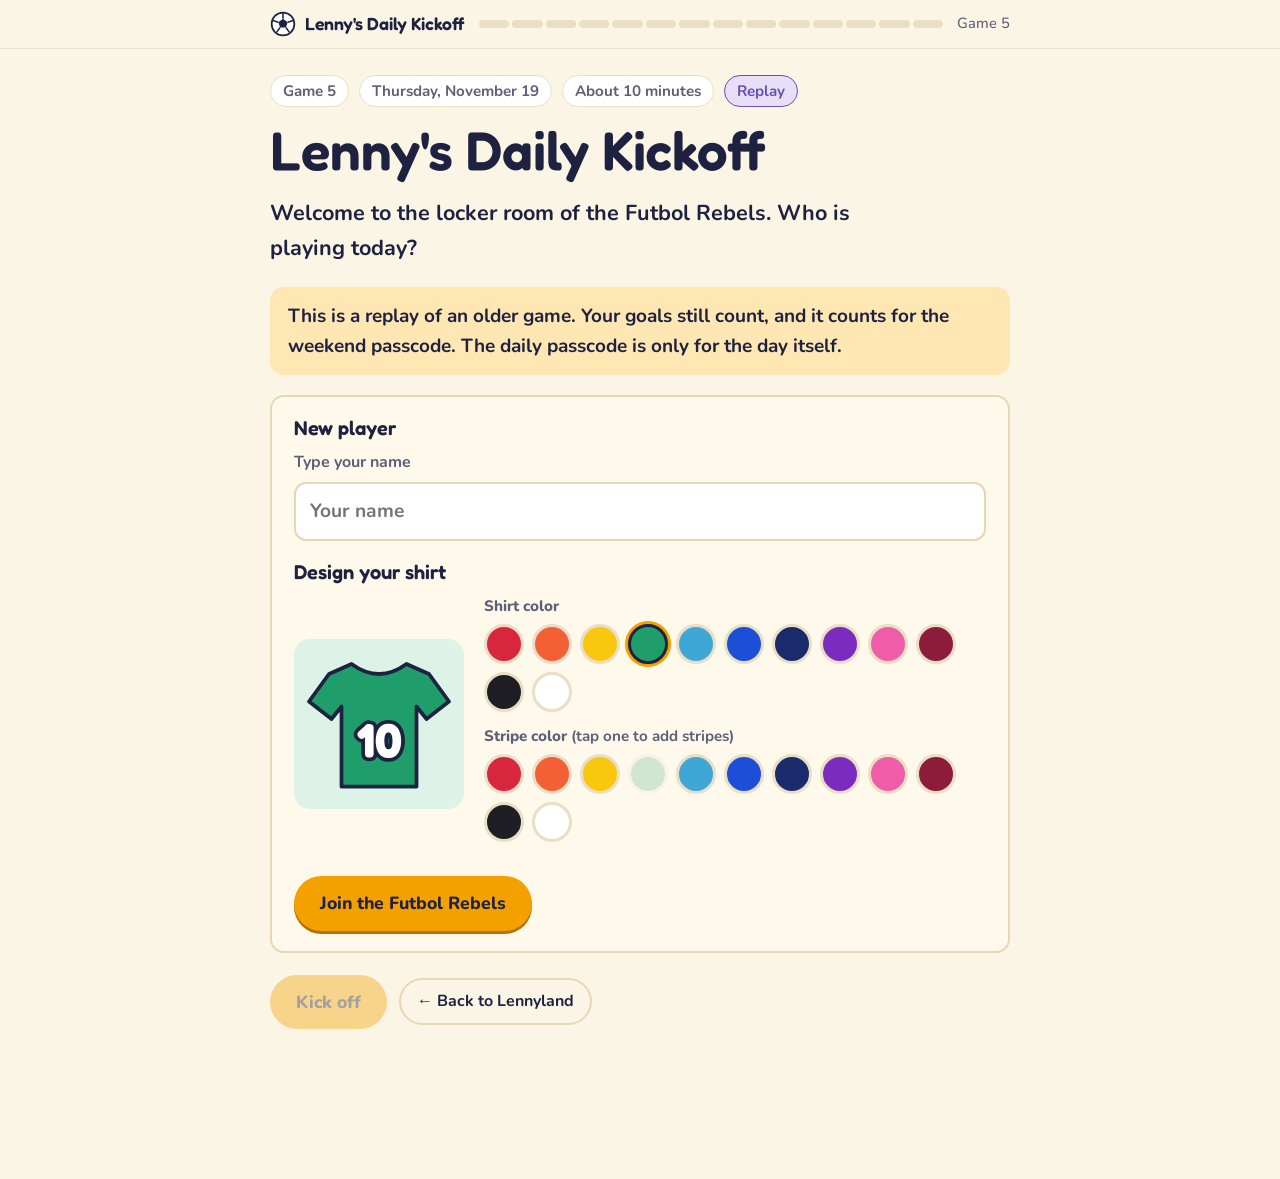
<file: e/005/index.html>
<!DOCTYPE html>
<html lang="en">
<head>
<meta charset="utf-8">
<meta name="viewport" content="width=device-width, initial-scale=1">
<title>Lenny's Daily Kickoff #5 · The Tiny Bug That Cannot Jump</title>
<link rel="preconnect" href="https://fonts.googleapis.com">
<link rel="stylesheet" href="https://fonts.googleapis.com/css2?family=Fredoka:wght@500;600;700&family=Nunito:wght@500;700;800&display=swap">
<link rel="stylesheet" href="../../assets/engine.css">
</head>
<body>
<div id="app"></div>
<div class="toast" id="toast"></div>
<script src="../../assets/common.js"></script>
<script>
/* ===== Game 5: the content for this day. The engine (assets/engine.js) does everything else. ===== */
window.GAME = {
  n: 5, code: 'LDK-005', date: '2026-11-19', week: '2026-W47',
  title: 'The Tiny Bug That Cannot Jump',
  theme: 'Animals',
  pw: 'aHRlZVQga3N1VCBoc2lsa2NpVCBuZWV0cnVvRg==',
  lede: 'Ever had an itchy head? Meet a tiny bug with a very, very old secret.',
  guess: { q: 'Long ago, somebody used a tiny comb to get bugs out of their hair. Diggers found that comb in the ground. How many years old do you think it is?', answer: 3700, close: 555 },
  pages: [
    { scene: 'head',    text: 'Say hello to the head louse. It is a tiny bug, as small as a sesame seed. It lives in the hair on a person\'s head.' },
    { scene: 'louse',   text: 'A louse has 6 legs. Each leg ends in a claw shaped like a hook. The claws grab a hair and hold on tight, like you on the monkey bars.' },
    { scene: 'nojump',  text: 'Now the surprise: a louse cannot jump, and it cannot fly. It has NO wings! All it can do is crawl.' },
    { toy: 'bridge',    text: 'So how does it get to a new head? Two heads touch, and the hair makes a bridge. Your turn: help the louse get across!' },
    { scene: 'anyone',  text: 'Anyone can get lice. Clean hair or messy hair, lice do not care! They can make your head itchy, but they do not make you sick, and a grown-up can comb them out.' },
    { scene: 'nit',     text: 'A mother louse lays about 6 eggs a day. The eggs are called {nits|The tiny eggs of a louse.}, and she glues each one to a hair! About 14 days later, the egg has become a grown-up louse.',
      quick: { q: 'A louse takes about 14 days to grow up. Then it can live on a head for about 30 more days. How many days is that altogether?', expr: '14 + 30 =', answer: 44,
               hint: 'Add the tens first: 1 ten and 3 tens. Then add the 4 ones.', fb: '[[14 + 30 = 44]] days. That is about six weeks.' } },
    { scene: 'dig',     text: 'People have had lice for a very long time. In Israel, diggers found a tiny comb carved from an elephant\'s {tusk|A very long tooth that sticks out of an elephant\'s mouth.}. It is about **3,700 years** old!', guessBack: true },
    { toy: 'comb',      text: 'The comb is only about 35 {millimeters|Tiny steps on a ruler. Ten millimeters make one centimeter.} long. One side has 6 thick teeth for tangles, and the other has 14 thin teeth to catch lice. Your turn: carve the thin teeth and count by 2s!' },
    { scene: 'letters', text: 'Then a scientist spotted 17 teeny letters on the comb. They say: "May this tusk {root out|Find something and get rid of it.} the lice of the hair and the beard." So lice were bugging people way back then too!' },
    { scene: 'tryit',   text: '**Try it at home!** Find a comb and count its teeth: does it have more than 14? And if your head ever feels itchy, just tell a grown-up, because it is no big deal.',
      bonus: 'Bonus fact: Dogs and cats cannot get head lice. Head lice live only on people.' }
  ],
  riddle: { q: 'I have lots of teeth, but I never bite. I never chew. I slide through your hair and leave it neat. What am I?', accept: ['comb', 'komb', 'coam', 'kome', 'koam', 'cohm'], answer: 'a comb',
            hint: 'You may have one in your bathroom. It makes your hair neat.', explain: 'A comb! Its teeth do not bite. They slide through your hair. Very thin teeth can even catch lice.' },
  shots: {
    1: { q: 'Why does a louse need two heads to touch before it can move to a new head?',
         opts: ['Because it is afraid of the dark', 'Because it is waiting for a bus', 'Because it can only crawl', 'Because it likes to say hello first'], a: 2,
         hint: 'Think about what a louse can NOT do.', fb: 'A louse has no wings and cannot jump. It can only crawl, so it needs hair that touches, like a bridge.' },
    2: { q: 'How does a louse hold on to a hair?',
         opts: ['Each leg has a claw like a hook', 'It sticks on with chewing gum', 'It ties a knot with its tail', 'It holds a tiny rope in its mouth'], a: 0,
         hint: 'Look at the ends of its 6 legs.', fb: 'Each of its 6 legs ends in a claw shaped like a hook. The claws grab the hair and hold on tight.' },
    order: { q: 'How does a louse grow up? Tap the cards in order, from first to last.',
             cards: ['A mother louse glues an egg to a hair.', 'About a week later, a baby louse comes out of the egg.', 'The baby grows for about one more week.', 'Now it is a grown-up louse.'],
             hint: 'Every louse starts as an egg.', fb: 'First the mother glues an egg to a hair. A baby comes out about a week later. It grows for about one more week, and then it is a grown-up.' },
    math: { q: 'The old comb is about 35 millimeters long. A dollar bill is about 156 millimeters long. How many millimeters longer is the dollar bill?',
            stack: ['156', '− 35'], answer: 121,
            hint: 'Take away the ones first ([[6 − 5]]). Then take away the tens ([[5 − 3]]). The hundred stays.',
            fb: '[[156 − 35 = 121]] millimeters longer. That comb is really tiny!' },
    coach: { q: 'You are the coach! Tell your team: How does a louse get from one head to another head? And who can get lice?', starter: 'A louse gets to a new head when...',
             ideas: ['how a louse moves: it cannot jump or fly, it can only crawl, so it crosses when two heads touch and the hair makes a bridge', 'who can get lice: anyone can, with clean hair or messy hair; it is nobody\'s fault, lice do not make you sick, and a grown-up can comb them out'],
             rubric: ['I said a louse cannot jump or fly. It can only crawl.', 'I said it crosses when two heads touch.', 'I said anyone can get lice, with clean hair or messy hair.'],
             model: 'A louse gets to a new head when two heads touch, because the hair makes a bridge. It cannot jump or fly. It can only crawl. Anyone can get lice, with clean hair or messy hair, and a grown-up can comb them out.' },
    golden: { q: 'Each louse has 6 legs. How many legs do 4 lice have altogether?', expr: '6 × 4 =', answer: 24,
              hint: 'Four groups of 6. Count by 6s, four times.', fb: '[[6 × 4 = 24]] legs. And every single leg has a claw!' }
  },
  lesson: 'Today\'s story, "The Tiny Bug That Cannot Jump": A head louse is a tiny insect, about as small as a sesame seed. More than one louse are called lice. Head lice live only in the hair on people\'s heads. A louse has 6 legs, and each leg ends in a claw like a hook that grabs a hair. A louse has no wings. It cannot jump or fly. It can only crawl, so it moves to a new head when two heads touch and the hair makes a bridge. Anyone can get lice, with clean hair or messy hair. Lice can make a head itchy, but they do not make people sick, and a grown-up can comb them out. A mother louse lays about 6 eggs a day, called nits, and glues each one to a hair. About 14 days later the egg has become a grown-up louse, which can live about 30 days on a head. People have had lice for a very long time. In Israel, diggers found a comb about 3,700 years old, carved from an elephant\'s tusk. It is only about 35 millimeters long. It has 6 thick teeth for tangles and 14 thin teeth for lice. It has 17 tiny letters that say: "May this tusk root out the lice of the hair and the beard." Dogs and cats cannot get head lice.',
  chips: ['Why can\'t lice jump?', 'What do lice eat?', 'How do you get rid of lice?', 'How do they find a 3,700-year-old comb?', 'Tell me a louse fact'],
  helperQA: [
    { q: 'What do lice eat?', a: 'They take teeny sips of blood from the skin on your head, a bit like a mosquito does. That is why they can itch.' },
    { q: 'How do you get rid of lice?', a: 'A grown-up combs them out with a special comb that has very thin teeth. Sometimes a special shampoo helps too.' }
  ],
  dinner: [
    'A head louse cannot jump or fly. It can only crawl, so it needs two heads to touch.',
    'Anyone can get lice, with clean hair or messy hair, and lice do not make you sick.',
    'A lice comb about 3,700 years old was found in Israel. Tiny letters on it say: "May this tusk root out the lice of the hair and the beard."'
  ],
  notes: [
    'Exact: the U.S. Centers for Disease Control and Prevention (CDC) says adult head lice are 2 to 3 millimeters long, about the size of a sesame seed; that they crawl and cannot hop or fly; that a female lays about six eggs a day; that adults can live about 30 days on a head; that getting head lice has nothing to do with cleanliness; that head lice do not spread any disease; and that animals do not get or spread head lice. The comb was dug up at Tel Lachish in Israel in 2017 by a team led by the Hebrew University of Jerusalem, and the letters were noticed in 2022. It is elephant ivory, about 3.5 by 2.5 centimeters, dated to about 1700 BCE, with six thick teeth on one side and 14 fine teeth on the other, and 17 Canaanite letters forming seven words. The English sentence is the researchers\' translation.',
    'Rounded or simplified: "about 14 days" from egg to grown-up adds the CDC\'s figures (eggs hatch in about a week, range 6 to 9 days; the young louse matures about 7 days later). The 44 days in the quick check is a longest-case total. The comb\'s teeth broke off in ancient times and only their bases remain; the pictures and the toy show the comb as it was when new, and the letters in the picture are plain marks, not real Canaanite letters. Sesame-seed size is the CDC\'s comparison for an adult louse. In the first toy the louse crosses in three taps; real lice move when hair touches hair for a moment. Lice also spread, less often, through shared hats, combs and brushes; the story keeps to head-to-head contact, the main way. A dollar bill is 6.14 inches long, which is 156 millimeters. The four lice in the Golden Goal are a made-up example.',
    'Left out: that lice feed on blood is only in the helper\'s answers, in gentle words, not in the story. Medicated treatments and their names are left out; the helper says only that a grown-up combs lice out and that a special shampoo can help. Body lice, a different kind that can carry diseases, are not mentioned. Where the ivory came from (probably Egypt) and the remains of a tiny louse found on one tooth of the comb are left out. The scientists call the writing the oldest full sentence found so far in the Canaanite alphabet; the story does not make any "oldest" claim.'
  ],
  sources: [
    { t: 'CDC: About Head Lice', u: 'https://www.cdc.gov/lice/about/head-lice.html' },
    { t: 'National Geographic Kids: Head louse', u: 'https://kids.nationalgeographic.com/animals/invertebrates/facts/head-louse' },
    { t: 'The Hebrew University of Jerusalem news release on the Lachish comb', u: 'https://www.eurekalert.org/news-releases/970428' },
    { t: 'Sci.News: 3,700-year-old ivory comb with a wish to get rid of lice', u: 'https://www.sci.news/archaeology/lachish-comb-11374.html' },
    { t: 'Texas A&M AgriLife Extension: Human Lice', u: 'https://extensionentomology.tamu.edu/wp-content/uploads/2025/03/human-lice.pdf' }
  ]
};

/* ===== pictures for this story (original drawings made of simple shapes) ===== */
(function(){
  const A = window.ART;
  const INK = '#1E2140', BUG = '#E2B98C', BUG2 = '#C99A66', IVORY = '#F6EBCB', DIRT = '#A9794F', GREEN = '#57B36A';
  const f = n => (+n).toFixed(1);
  /* a friendly louse seen from above, head to the right; (cx, cy) is its middle, s = size */
  function louse(cx, cy, s){
    let g='';
    [-1,0,1].forEach(i=>{ [-1,1].forEach(d=>{
      const x=cx+(i*13+12)*s, y=cy+d*10*s, ex=x+i*12*s, ey=cy+d*36*s;
      g+='<path d="M'+f(x)+' '+f(y)+'L'+f(ex)+' '+f(ey)+'" stroke="'+INK+'" stroke-width="'+f(4*s)+'" stroke-linecap="round"/>'
        +'<path d="M'+f(ex)+' '+f(ey)+'q'+f(9*s)+' '+f(d*9*s)+' '+f(13*s)+' '+f(-d*3*s)+'" fill="none" stroke="'+INK+'" stroke-width="'+f(3.4*s)+'" stroke-linecap="round"/>';
    }); });
    const sw=f(Math.max(1.5,3*s));
    return g
      +'<ellipse cx="'+f(cx-18*s)+'" cy="'+cy+'" rx="'+f(34*s)+'" ry="'+f(21*s)+'" fill="'+BUG+'" stroke="'+INK+'" stroke-width="'+sw+'"/>'
      +'<path d="M'+f(cx-30*s)+' '+f(cy-17*s)+'v'+f(34*s)+'M'+f(cx-14*s)+' '+f(cy-19*s)+'v'+f(38*s)+'" stroke="'+BUG2+'" stroke-width="'+f(3*s)+'"/>'
      +'<ellipse cx="'+f(cx+16*s)+'" cy="'+cy+'" rx="'+f(17*s)+'" ry="'+f(15*s)+'" fill="'+BUG2+'" stroke="'+INK+'" stroke-width="'+sw+'"/>'
      +'<path d="M'+f(cx+44*s)+' '+f(cy-6*s)+'l'+f(12*s)+' '+f(-8*s)+'M'+f(cx+44*s)+' '+f(cy+6*s)+'l'+f(12*s)+' '+f(8*s)+'" stroke="'+INK+'" stroke-width="'+f(2.6*s)+'" stroke-linecap="round"/>'
      +'<circle cx="'+f(cx+38*s)+'" cy="'+cy+'" r="'+f(11*s)+'" fill="'+BUG+'" stroke="'+INK+'" stroke-width="'+sw+'"/>'
      +'<circle cx="'+f(cx+41*s)+'" cy="'+f(cy-4.5*s)+'" r="'+f(2.3*s)+'" fill="'+INK+'"/><circle cx="'+f(cx+41*s)+'" cy="'+f(cy+4.5*s)+'" r="'+f(2.3*s)+'" fill="'+INK+'"/>';
  }
  /* a child's face with hair; style 0 = short, 1 = long, 2 = curly, 3 = two buns */
  function kid(cx, cy, r, skin, hair, style){
    let h='';
    if(style===1) h+='<rect x="'+f(cx-r*1.12)+'" y="'+f(cy-r*0.3)+'" width="'+f(r*2.24)+'" height="'+f(r*1.5)+'" rx="'+f(r*0.3)+'" fill="'+hair+'"/>';
    if(style===3) h+='<circle cx="'+f(cx-r*0.85)+'" cy="'+f(cy-r*0.95)+'" r="'+f(r*0.38)+'" fill="'+hair+'"/><circle cx="'+f(cx+r*0.85)+'" cy="'+f(cy-r*0.95)+'" r="'+f(r*0.38)+'" fill="'+hair+'"/>';
    if(style===2){ for(let i=0;i<7;i++){ const a=Math.PI*(1+i/6); h+='<circle cx="'+f(cx+Math.cos(a)*r*0.95)+'" cy="'+f(cy+Math.sin(a)*r*0.95-r*0.1)+'" r="'+f(r*0.42)+'" fill="'+hair+'"/>'; } }
    return h+'<circle cx="'+cx+'" cy="'+cy+'" r="'+r+'" fill="'+skin+'" stroke="'+INK+'" stroke-width="3"/>'
      +'<path d="M'+f(cx-r*1.04)+' '+f(cy-r*0.08)+'A'+f(r*1.04)+' '+f(r*1.04)+' 0 0 1 '+f(cx+r*1.04)+' '+f(cy-r*0.08)+'Q'+f(cx+r*0.5)+' '+f(cy-r*0.62)+' '+cx+' '+f(cy-r*0.5)+'Q'+f(cx-r*0.5)+' '+f(cy-r*0.62)+' '+f(cx-r*1.04)+' '+f(cy-r*0.08)+'Z" fill="'+hair+'"/>'
      +'<circle cx="'+f(cx-r*0.36)+'" cy="'+f(cy+r*0.12)+'" r="'+f(r*0.08)+'" fill="'+INK+'"/><circle cx="'+f(cx+r*0.36)+'" cy="'+f(cy+r*0.12)+'" r="'+f(r*0.08)+'" fill="'+INK+'"/>'
      +'<path d="M'+f(cx-r*0.3)+' '+f(cy+r*0.45)+'q'+f(r*0.3)+' '+f(r*0.28)+' '+f(r*0.6)+' 0" fill="none" stroke="'+INK+'" stroke-width="3" stroke-linecap="round"/>';
  }
  /* the old comb as it looked when new: thick teeth on top, thin teeth below; n = how many thin teeth are carved (0 to 14) */
  function comb(x, y, w, n, marks){
    const bh=w*0.2, th=w*0.24; let s='';
    for(let i=0;i<6;i++) s+='<rect x="'+f(x+w*0.03+i*w*0.162)+'" y="'+f(y-th)+'" width="'+f(w*0.115)+'" height="'+f(th+6)+'" rx="5" fill="'+IVORY+'" stroke="'+INK+'" stroke-width="3"/>';
    if(n<14) s+='<rect x="'+f(x+w*0.02+n*w*0.0686)+'" y="'+f(y+bh-6)+'" width="'+f(w*0.96-n*w*0.0686)+'" height="'+f(th+6)+'" fill="'+IVORY+'" stroke="'+INK+'" stroke-width="3" stroke-dasharray="7 6"/>';
    for(let i=0;i<n;i++) s+='<rect x="'+f(x+w*0.03+i*w*0.0686)+'" y="'+f(y+bh-6)+'" width="'+f(w*0.036)+'" height="'+f(th+6)+'" rx="3" fill="'+IVORY+'" stroke="'+INK+'" stroke-width="2.5"/>';
    s+='<rect x="'+x+'" y="'+y+'" width="'+w+'" height="'+f(bh)+'" rx="8" fill="'+IVORY+'" stroke="'+INK+'" stroke-width="3"/>';
    if(marks){ const M=['l5 -9l5 9','v-10h7','l8 -9','h8l-8 -9','q5 -12 9 0','l4 -9l4 9l4 -9'];
      for(let i=0;i<17;i++) s+='<path d="M'+f(x+w*0.06+i*w*0.053)+' '+f(y+bh*0.68)+M[i%6]+'" fill="none" stroke="#7A4B2A" stroke-width="2.4" stroke-linecap="round" stroke-linejoin="round"/>'; }
    return s;
  }
  function hairs(y0, n, col){ let s=''; for(let i=0;i<n;i++) s+='<path d="M-10 '+(y0+i*34)+'q330 '+(i%2?-16:16)+' 660 0" fill="none" stroke="'+col+'" stroke-width="7" stroke-linecap="round"/>'; return s; }
  function cross(x, y, r){ return '<path d="M'+(x-r)+' '+(y-r)+'L'+(x+r)+' '+(y+r)+'M'+(x+r)+' '+(y-r)+'L'+(x-r)+' '+(y+r)+'" stroke="#C8452D" stroke-width="9" stroke-linecap="round"/>'; }
  /* two friends for the first toy; step 0 to 5 */
  function friends(step){
    const near = step>=2, xa = near?236:180, xb = near?404:460, y=176, r=74;
    const top = y-r*1.0;
    const P = near ? [[xa,top-6],[xa,top-6],[xa+10,top-6],[xa+62,top+10],[xb-62,top+10],[xb,top-6]] : [[xa,top-6],[xa+40,top+2]];
    const p = P[Math.min(step, P.length-1)];
    return kid(xa,y,r,'#F1C9A5','#5A3B22',2)+kid(xb,y,r,'#C68E5E','#23232B',2)
      +louse(p[0],p[1]-6,0.42)
      +(step===1 ? A.text(320,60,22,'Too far! It cannot jump.') : '')
      +(near && step<5 ? '<path d="M'+(xa+52)+' '+(top+16)+'q32 -14 64 0" fill="none" stroke="#FFD34D" stroke-width="5" stroke-linecap="round" stroke-dasharray="2 10"/>'+A.text(320,top-20,18,'hair bridge') : '')
      +(step>=5 ? A.text(320,40,22,'It crawled across!') : '');
  }

  window.SCENES = {
    head(){
      return A.frame(kid(170,170,96,'#F1C9A5','#5A3B22',0)
        +'<circle cx="150" cy="92" r="5" fill="'+INK+'"/>'
        +'<path d="M162 86L330 96" stroke="'+INK+'" stroke-width="3" stroke-dasharray="6 6"/>'
        +'<circle cx="430" cy="130" r="100" fill="#FFF8E7" stroke="'+INK+'" stroke-width="6"/><path d="M500 204l54 56" stroke="'+INK+'" stroke-width="14" stroke-linecap="round"/>'
        +'<path d="M340 150q90 -14 180 0" fill="none" stroke="#5A3B22" stroke-width="7" stroke-linecap="round"/>'
        +louse(426,128,1.15)
        +A.tag(330,246,160,'a head louse')+A.tag(26,16,224,'as small as a sesame seed'));
    },
    louse(){
      return A.frame('<rect width="640" height="300" fill="#FFF8E7"/>'+hairs(54,2,'#8A6A4A')+hairs(232,2,'#8A6A4A')
        +'<path d="M-10 222q330 -14 660 0" fill="none" stroke="#5A3B22" stroke-width="10" stroke-linecap="round"/>'
        +louse(300,150,2)
        +A.tag(30,20,90,'6 legs')+A.tag(486,246,90,'a claw')+'<path d="M486 258L412 232" stroke="'+INK+'" stroke-width="3" stroke-linecap="round"/>'
        +A.tag(30,250,84,'a hair')+'<path d="M114 258l40 -30" stroke="'+INK+'" stroke-width="3" stroke-linecap="round"/>');
    },
    nojump(){
      return A.frame(
        '<g><path d="M70 150q50 -90 110 0" fill="none" stroke="'+INK+'" stroke-width="5" stroke-dasharray="4 10" stroke-linecap="round"/><path d="M40 156h170" stroke="#5A3B22" stroke-width="7" stroke-linecap="round"/>'+louse(66,136,0.4)+cross(125,112,30)+'</g>'+A.tag(64,186,120,'no jumping')
        +'<g><ellipse cx="290" cy="104" rx="34" ry="16" fill="#fff" stroke="'+INK+'" stroke-width="3" transform="rotate(-24 290 104)"/><ellipse cx="350" cy="104" rx="34" ry="16" fill="#fff" stroke="'+INK+'" stroke-width="3" transform="rotate(24 350 104)"/>'+cross(320,108,30)+'</g>'+A.tag(268,186,104,'no wings')
        +'<path d="M440 156h170" stroke="#5A3B22" stroke-width="7" stroke-linecap="round"/>'+louse(500,134,0.6)
        +'<path d="M548 112h44m-13 -10l13 10l-13 10" fill="none" stroke="#1F9D6B" stroke-width="5" stroke-linecap="round" stroke-linejoin="round"/>'+A.tag(462,186,126,'only crawling'));
    },
    anyone(){
      return A.frame(kid(92,170,62,'#F1C9A5','#D9A441',1)+kid(244,170,62,'#8D5B3A','#23232B',2)+kid(396,170,62,'#E9B48A','#C8452D',0)+kid(548,170,62,'#C68E5E','#5A3B22',3)
        +A.tag(200,20,240,'Anyone can get lice.')+A.text(320,278,18,'Clean hair or messy hair. Lice do not care!'));
    },
    nit(){
      return A.frame('<rect width="640" height="300" fill="#FFF8E7"/>'
        +'<path d="M-10 214L650 150" stroke="#5A3B22" stroke-width="22" stroke-linecap="round"/>'
        +[[150,180],[250,170],[350,160]].map(p=>'<ellipse cx="'+p[0]+'" cy="'+(p[1]-2)+'" rx="22" ry="13" fill="#FFFDF2" stroke="'+INK+'" stroke-width="3" transform="rotate(-6 '+p[0]+' '+p[1]+')"/><ellipse cx="'+p[0]+'" cy="'+(p[1]+11)+'" rx="15" ry="5" fill="#F9C80E" transform="rotate(-6 '+p[0]+' '+p[1]+')"/>').join('')
        +louse(500,94,1)
        +A.tag(96,96,140,'nits (the eggs)')+'<path d="M166 124l-12 38" stroke="'+INK+'" stroke-width="3" stroke-linecap="round"/>'
        +A.tag(300,226,66,'glue')+'<path d="M334 226l12 -48" stroke="'+INK+'" stroke-width="3" stroke-linecap="round"/>'
        +A.tag(60,246,84,'a hair')+A.tag(420,20,170,'about 6 eggs a day'));
    },
    dig(){
      return A.frame(A.sun(80,50)
        +'<path d="M0 150Q160 110 320 150T640 140V300H0Z" fill="#E7C98F"/><path d="M0 206H640V300H0Z" fill="'+DIRT+'"/>'
        +'<path d="M210 206Q320 290 430 206Z" fill="#7A5A3C"/>'
        +comb(305,236,30,14,false)
        +'<path d="M340 232L492 122" stroke="'+INK+'" stroke-width="3" stroke-dasharray="6 6"/>'
        +'<circle cx="548" cy="88" r="68" fill="#FFF8E7" stroke="'+INK+'" stroke-width="5"/>'+comb(496,80,104,14,false)
        +A.person(160,204,'#167C8A')+A.person(90,204,'#C8452D',true)
        +'<path d="M168 190l34 22" stroke="'+INK+'" stroke-width="5" stroke-linecap="round"/><path d="M196 204l14 14l-10 6z" fill="#8E97A3" stroke="'+INK+'" stroke-width="2"/>'
        +A.tag(190,40,212,'about 3,700 years old')+A.tag(490,166,116,'a tiny comb'));
    },
    letters(){
      return A.frame('<rect width="640" height="300" fill="#EADBC3"/>'+comb(140,118,360,14,true)
        +A.tag(520,130,108,'17 letters')
        +A.tag(16,40,116,'6 thick teeth')+A.tag(16,222,120,'14 thin teeth'));
    },
    tryit(){
      const w=300, x=170, y=96; let teeth='';
      for(let i=0;i<20;i++) teeth+='<rect x="'+f(x+8+i*14.4)+'" y="'+(y+30)+'" width="8" height="64" rx="3" fill="#3FA7D6" stroke="'+INK+'" stroke-width="2"/>';
      return A.frame('<rect width="640" height="300" fill="#FFF8E7"/>'+teeth+'<rect x="'+x+'" y="'+y+'" width="'+w+'" height="40" rx="12" fill="#3FA7D6" stroke="'+INK+'" stroke-width="3"/>'
        +'<rect y="226" width="640" height="74" fill="#D9A066"/>'+A.text(320,270,18,'1, 2, 3, 4, 5...','#fff')
        +A.tag(210,30,220,'How many teeth? Count!'));
    }
  };

  /* ===== the two things to play with ===== */
  window.TOYS = {
    bridge: {
      title: 'Your turn: the hair bridge', cap: 'Tap the button to help the louse get to the other head.', hint: 'Help the louse get all the way across first.',
      init(box, api){
        let at=0;
        const MSG=['The louse is on the first head. The other head is far away.','It tries to jump... Nope! A louse cannot jump or fly.','The two friends lean together. Their hair touches!','Now the louse can crawl. Step, step, step.','It is crawling over the hair bridge.','It made it! A louse only crawls. It needs heads to touch.'];
        const LAB=['Try to jump','Heads together','Crawl!','Crawl!','Crawl!','Crawl!'];
        box.innerHTML='<div class="pic"></div><div class="controls"><button class="btn small toybtn"></button><div class="readout">Crawl steps: <b class="num out">0</b></div></div><p class="cap msg" style="margin-top:12px"></p>';
        const pic=box.querySelector('.pic'), btn=box.querySelector('.toybtn'), msg=box.querySelector('.msg'), out=box.querySelector('.out');
        function draw(){ pic.innerHTML=A.frame(friends(at)); msg.textContent=MSG[at]; btn.textContent=LAB[at]; out.textContent=String(Math.max(0,at-2)); }
        btn.onclick=()=>{ if(at>=5) return; at+=1; draw(); if(at>=5){ btn.disabled=true; api.done(); } };
        draw();
      }
    },
    comb: {
      title: 'Your turn: carve the comb', cap: 'Tap the button to carve the thin teeth, 2 at a time. Count by 2s.', hint: 'Carve all 14 thin teeth first.',
      init(box, api){
        let n=0;
        box.innerHTML='<div class="pic"></div><div class="controls"><button class="btn small toybtn">Carve 2 teeth</button><div class="readout">Thin teeth: <b class="num out">0</b></div></div><p class="cap msg" style="margin-top:12px"></p>';
        const pic=box.querySelector('.pic'), btn=box.querySelector('.toybtn'), out=box.querySelector('.out'), msg=box.querySelector('.msg');
        function draw(){
          pic.innerHTML=A.frame('<rect width="640" height="300" fill="#EADBC3"/>'+comb(150,118,340,n*2,false)
            +A.tag(16,40,116,'6 thick teeth')+A.tag(16,222,104,'thin teeth'));
          out.textContent=String(n*2);
          msg.textContent = n===0 ? 'The thick teeth are done. Now carve the thin teeth!' : n<7 ? (n*2)+' thin teeth. Keep counting by 2s!' : '14 thin teeth. The comb is ready to catch lice!';
        }
        btn.onclick=()=>{ if(n>=7) return; n+=1; draw(); if(n>=7){ btn.disabled=true; api.done(); } };
        draw();
      }
    }
  };
})();
</script>
<script src="../../assets/engine.js"></script>
</body>
</html>
</file>
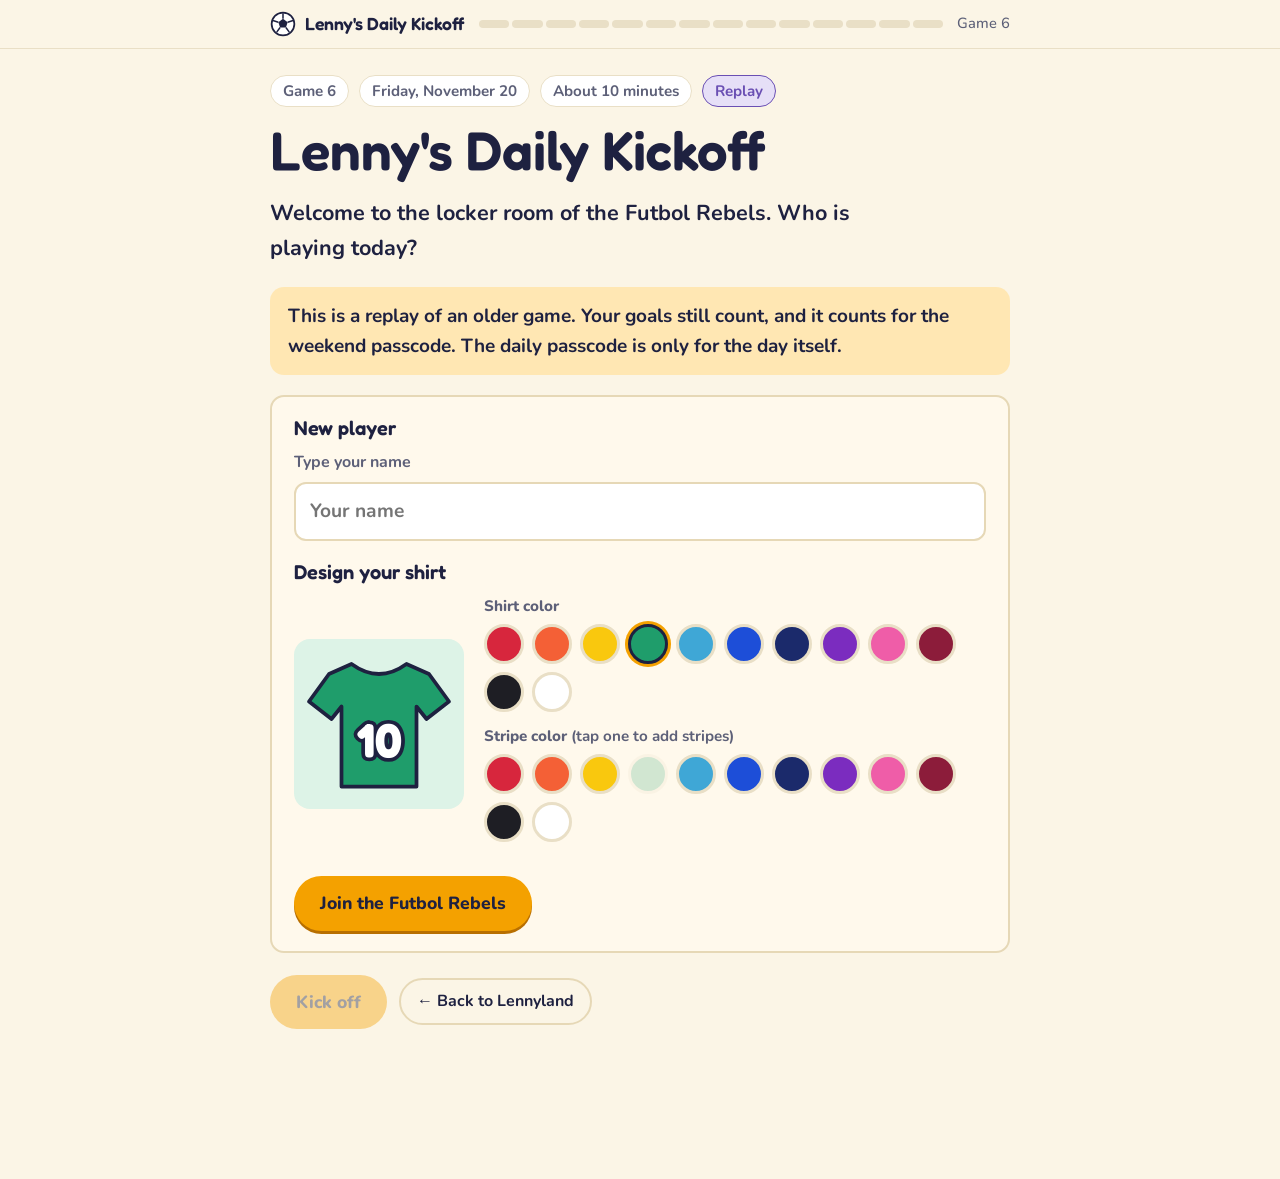
<file: e/006/index.html>
<!DOCTYPE html>
<html lang="en">
<head>
<meta charset="utf-8">
<meta name="viewport" content="width=device-width, initial-scale=1">
<title>Lenny's Daily Kickoff #6 · The Footprints That Never Blow Away</title>
<link rel="preconnect" href="https://fonts.googleapis.com">
<link rel="stylesheet" href="https://fonts.googleapis.com/css2?family=Fredoka:wght@500;600;700&family=Nunito:wght@500;700;800&display=swap">
<link rel="stylesheet" href="../../assets/engine.css">
</head>
<body>
<div id="app"></div>
<div class="toast" id="toast"></div>
<script src="../../assets/common.js"></script>
<script>
/* ===== Game 6: the content for this day. The engine (assets/engine.js) does everything else. ===== */
window.GAME = {
  n: 6, code: 'LDK-006', date: '2026-11-20', week: '2026-W47',
  title: 'The Footprints That Never Blow Away',
  theme: 'Earth and space',
  pw: 'c3Rvb0Igbm9vTSBnbmljbnVvQiBldmxld1Q=',
  lede: 'Stamp your foot in the sand at the beach. Tomorrow, your footprint is gone. But far, far away, there are footprints that are more than 50 years old!',
  guess: { q: 'Astronauts have flown all the way to the Moon and walked on it. How many people do you think have EVER walked on the Moon?', answer: 12, close: 2 },
  pages: [
    { scene: 'beach',   text: 'At the beach, the wind blows the sand. Rain falls. Waves splash in. Whoosh! Your footprint is wiped away in no time.' },
    { scene: 'rocket',  text: 'In July 1969, a giant rocket blasted off from Florida. It was **363 feet** tall! Three {astronauts|People who fly into space.} sat at the very top. They were going to the Moon.' },
    { scene: 'landing', text: 'A few days later, Neil Armstrong and Buzz Aldrin climbed down a ladder and stepped onto the gray Moon dust. Nobody had EVER walked on the Moon before!' },
    { toy: 'wait',      text: 'Their boots left {prints|Marks that something leaves when it presses down.} in the dust. Here is the wild part: those footprints are STILL there today! Your turn: see what happens to a footprint on Earth and on the Moon.' },
    { scene: 'nowind',  text: 'Why? The Moon has almost no air. No air means no wind, and no rain either. So nothing blows the dust around, and nothing washes the footprints away.' },
    { scene: 'photo',   text: 'How do we know? A robot spaceship that {orbits|Goes around and around something in space.} the Moon took photos. They show thin paths in the dust, right where the astronauts walked!' },
    { scene: 'twelve',  text: 'More astronauts flew up after that, until 1972. But only **12 people** have ever walked on the Moon. Just 12, in all of history!', guessBack: true },
    { toy: 'landers',   text: 'They went on 6 trips. Each time, 2 astronauts walked on the Moon, and 1 stayed up in the spaceship. Your turn: land all 6 and count the moonwalkers by 2s!' },
    { scene: 'around',  text: 'Some other trips flew around the Moon without landing. So back then, 24 people flew to the Moon in all. Then, in April 2026, 4 more astronauts flew around it and came home! They did not land, so they left no footprints.',
      quick: { q: 'Long ago, 24 people flew to the Moon. In 2026, 4 more people flew around it. How many people is that altogether?', expr: '24 + 4 =', answer: 28,
               hint: 'Keep the tens. Just add the ones.', fb: '[[24 + 4 = 28]] people. That is about one school class, out of everybody on Earth!' } },
    { scene: 'tryit',   text: '**Spot it in Brooklyn!** On a clear night, look up and find the Moon. Those footprints are up there right now! They are much too small to see, but you can wave anyway.',
      bonus: 'Bonus fact: The astronauts carried home 842 pounds of Moon rocks. You can see real Moon rocks at the American Museum of Natural History in Manhattan.' }
  ],
  riddle: { q: 'The more of me you take, the more you leave behind. What am I?', accept: ['step', 'stap', 'foot', 'fut', 'print'], answer: 'footsteps',
            hint: 'You take them when you walk. On the Moon, they leave marks in the dust.', explain: 'Footsteps! Every step you take leaves a footprint behind you. On the Moon, those footprints stay and stay.' },
  shots: {
    1: { q: 'Why are the astronauts\' footprints still on the Moon?',
         opts: ['Because the astronauts used glue', 'Because the Moon has no wind and no rain', 'Because the Moon is made of cheese', 'Because somebody draws them again every night'], a: 1,
         hint: 'Think about what wipes a footprint away at the beach.', fb: 'The Moon has almost no air, so it has no wind and no rain. Nothing blows the dust or washes the footprints away.' },
    2: { q: 'How do we know the astronauts\' paths are still there?',
         opts: ['A bird flew up to check', 'You can see them from a rooftop in Brooklyn', 'The Moon sent a postcard', 'A robot spaceship near the Moon took photos'], a: 3,
         hint: 'The paths are much too small to see from Earth. Something had to get close.', fb: 'A robot spaceship that orbits the Moon took photos. They show thin paths where the astronauts walked.' },
    order: { q: 'How did the first Moon trip go? Tap the cards in order, from first to last.',
             cards: ['A giant rocket blasts off from Florida.', 'A few days later, the spaceship reaches the Moon.', 'Two astronauts climb down a ladder and step onto the dust.', 'The astronauts fly back home to Earth.'],
             hint: 'Every space trip starts on the ground, with a rocket.', fb: 'First the rocket blasts off. A few days later the spaceship reaches the Moon. Two astronauts step onto the dust, and then everybody flies home.' },
    math: { q: 'The old Moon rocket was 363 feet tall. The new Moon rocket from 2026 is 322 feet tall. How many feet taller was the old rocket?',
            stack: ['363', '− 322'], answer: 41,
            hint: 'Take away the ones first ([[3 − 2]]). Then take away the tens ([[6 − 2]]). Then the hundreds.',
            fb: '[[363 − 322 = 41]] feet taller. Both rockets are taller than a building with 30 floors!' },
    coach: { q: 'You are the coach! Tell your team: Why does a footprint at the beach disappear, but a footprint on the Moon stays?', starter: 'A footprint at the beach disappears because...',
             ideas: ['on Earth, wind, rain and waves move the sand and wipe a footprint away', 'the Moon has almost no air, so it has no wind and no rain, and nothing moves the dust, so the footprints stay'],
             rubric: ['I said wind, rain or waves wipe away a footprint on Earth.', 'I said the Moon has no wind and no rain.', 'I said that is why the footprints on the Moon are still there.'],
             model: 'A footprint at the beach disappears because wind, rain and waves move the sand. The Moon has almost no air, so it has no wind and no rain. Nothing moves the dust, so the footprints are still there.' },
    golden: { q: 'There were 6 trips that landed on the Moon. Each trip had 3 astronauts. How many astronauts is that altogether?', expr: '6 × 3 =', answer: 18,
              hint: 'Six groups of 3. Count by 3s, six times.', fb: '[[6 × 3 = 18]] astronauts. On each trip 2 walked on the Moon and 1 stayed in the spaceship.' }
  },
  lesson: 'Today\'s story, "The Footprints That Never Blow Away": On Earth, wind, rain and waves wipe a footprint away fast. In July 1969 a rocket 363 feet tall blasted off from Florida with three astronauts on top. A few days later, Neil Armstrong and then Buzz Aldrin climbed down a ladder and became the first people to walk on the Moon. Their boots left footprints in the gray dust, and the footprints are still there. The Moon has almost no air, so it has no wind and no rain. Nothing moves the dust, so the prints could stay for millions of years. A robot spaceship that orbits the Moon took photos that show thin paths where astronauts walked. Astronauts landed on the Moon 6 times, from 1969 to 1972. Each time, 2 walked on the Moon and 1 stayed in the spaceship, so only 12 people have ever walked there. Other trips flew around the Moon without landing, so 24 people went in all. In April 2026, 4 more astronauts flew around the Moon without landing. The astronauts brought back 842 pounds of Moon rocks. Real Moon rocks are on show at the American Museum of Natural History in Manhattan.',
  chips: ['Why does the Moon have no wind?', 'Can I see the footprints from Earth?', 'How long will the footprints stay?', 'Who was the first person on the Moon?', 'Tell me a Moon fact'],
  helperQA: [
    { q: 'Why does the Moon have no wind?', a: 'Wind is moving air, and the Moon has almost no air. So there is nothing to blow!' },
    { q: 'Can I see the footprints from Earth?', a: 'No. They are much too small and too far away, even for a giant telescope. A robot spaceship close to the Moon took the photos.' }
  ],
  dinner: [
    'The footprints astronauts left on the Moon in 1969 are still there, because the Moon has no wind and no rain.',
    'Only 12 people have ever walked on the Moon, on 6 trips from 1969 to 1972.',
    'In April 2026, 4 astronauts flew around the Moon and came home, the first people to travel there in more than 50 years.'
  ],
  notes: [
    'Exact: the Saturn V rocket stood 363 feet tall and launched from the Kennedy Space Center in Florida. Apollo 11 launched on July 16, 1969 and landed on July 20; Neil Armstrong and Buzz Aldrin walked on the Moon while Michael Collins stayed in orbit. Six Apollo missions landed, from 1969 to 1972, each with three astronauts, two of whom went down to the surface: 12 moonwalkers in all. 24 people flew to the Moon during Apollo, and the missions brought back 842 pounds (382 kilograms) of rock and soil. NASA\'s Lunar Reconnaissance Orbiter photographed the landing sites; images released in 2011 show the trails the astronauts made on foot and the tracks of their rovers. Artemis II flew four astronauts around the Moon and back from April 1 to April 10, 2026, without landing. The Space Launch System rocket that carried them is 322 feet tall. The American Museum of Natural History says it has four Moon rocks on display.',
    'Rounded or simplified: "almost no air" stands for the Moon\'s extremely thin outer layer of gas, far too thin to make wind or weather. "Still there today" is true for most of the footprints: scientists expect them to last many millions of years, but a few near the landers were probably disturbed when the astronauts blasted off again, and tiny space rocks and particles from the Sun wear the surface down extremely slowly. The orbiter photos show trails, not single boot prints; in the picture the trails are drawn darker than the ground, as they look in the photos. The total of 28 Moon travelers simply adds the 24 Apollo astronauts and the 4 Artemis II astronauts, who are all different people. The 18 astronauts in the Golden Goal are the crews of the six landing missions, also all different people. In the first toy the footprint on Earth fades over three "days"; a real one may vanish faster or slower. In the second toy the six landers stand side by side, but the real landing sites are far apart. "Taller than a building with 30 floors" counts about 10 feet for each floor.',
    'Left out: the Space Race between countries, the Apollo 1 accident and the Apollo 13 emergency are not mentioned. Three more Apollo crews flew to the Moon without landing (Apollo 8, 10 and 13). Nine crews of three make 27 seats, and three astronauts flew to the Moon twice, which is why 24 people went but only 12 walked. The flags the astronauts planted are left out, because nobody is sure what they look like now. No words are put in any astronaut\'s mouth.'
  ],
  sources: [
    { t: 'Encyclopaedia Britannica: Apollo space program', u: 'https://www.britannica.com/science/Apollo-space-program' },
    { t: 'Space.com: Saturn V, the mighty U.S. moon rocket', u: 'https://www.space.com/saturn-v-rocket-guide-apollo' },
    { t: 'Arizona State University News: new orbiter images offer sharper views of Apollo sites', u: 'https://news.asu.edu/content/new-lroc-images-offer-sharper-views-apollo-12-14-17-sites' },
    { t: 'Space.com: Apollo footprints still on the Moon', u: 'https://www.space.com/35352-eugene-cernan-moon-legacy-footprints.html' },
    { t: 'American Museum of Natural History: Moon rock', u: 'https://www.amnh.org/exhibitions/permanent/the-universe/the-moon/moon-rock' }
  ]
};

/* ===== pictures for this story (original drawings made of simple shapes) ===== */
(function(){
  const A = window.ART;
  const INK = '#1E2140', GRAY = '#A9ADB8', GRAY2 = '#8A8E9B', DARK = '#0E1838', SAND = '#F2D9A0', GOLD = '#E0A93B', SUIT = '#FFFFFF';
  const f = n => (+n).toFixed(1);
  function stars(pts){ return pts.map(p=>'<circle cx="'+p[0]+'" cy="'+p[1]+'" r="2" fill="#FFF6C9"/>').join(''); }
  const STARS = [[40,30],[110,70],[170,24],[250,52],[330,22],[392,64],[470,30],[604,84],[560,26],[30,110],[300,100]];
  /* gray Moon ground from y down, with a few craters */
  function moonGround(y, x0, x1){
    const a = x0||0, b = x1||640, w=b-a;
    return '<rect x="'+a+'" y="'+y+'" width="'+w+'" height="'+(300-y)+'" fill="'+GRAY+'"/>'
      +[[0.14,26,30],[0.5,60,22],[0.85,34,26]].map(c=>'<ellipse cx="'+f(a+w*c[0])+'" cy="'+(y+c[1])+'" rx="'+c[2]+'" ry="7" fill="'+GRAY2+'"/>').join('');
  }
  /* a boot print; (cx, cy) is its middle, s = size, op = how clear it is (0 to 1) */
  function boot(cx, cy, s, col, op){
    let t='';
    for(let i=0;i<4;i++) t+='<path d="M'+f(cx-9*s)+' '+f(cy-26*s+i*10*s)+'h'+f(18*s)+'" stroke="#fff" stroke-opacity="0.45" stroke-width="'+f(3*s)+'" stroke-linecap="round"/>';
    return '<g opacity="'+op+'"><rect x="'+f(cx-14*s)+'" y="'+f(cy-34*s)+'" width="'+f(28*s)+'" height="'+f(46*s)+'" rx="'+f(13*s)+'" fill="'+col+'"/>'
      +'<rect x="'+f(cx-12*s)+'" y="'+f(cy+16*s)+'" width="'+f(24*s)+'" height="'+f(18*s)+'" rx="'+f(8*s)+'" fill="'+col+'"/>'+t+'</g>';
  }
  /* an astronaut in a plain white suit, feet at (x, y); the gold visor hides the face */
  function astro(x, y, s, wave){
    const sw=f(Math.max(1.5,2.6*s));
    return '<g stroke="'+INK+'" stroke-width="'+sw+'" stroke-linejoin="round">'
      +'<rect x="'+f(x-15*s)+'" y="'+f(y-60*s)+'" width="'+f(30*s)+'" height="'+f(32*s)+'" rx="'+f(5*s)+'" fill="#C9CED6"/>'
      +'<rect x="'+f(x-11*s)+'" y="'+f(y-26*s)+'" width="'+f(9*s)+'" height="'+f(26*s)+'" rx="'+f(3*s)+'" fill="'+SUIT+'"/><rect x="'+f(x+2*s)+'" y="'+f(y-26*s)+'" width="'+f(9*s)+'" height="'+f(26*s)+'" rx="'+f(3*s)+'" fill="'+SUIT+'"/>'
      +'<path d="M'+f(x-12*s)+' '+f(y-46*s)+'l'+f(-10*s)+' '+f(18*s)+'" stroke-width="'+f(9*s)+'" stroke-linecap="round"/><path d="M'+f(x-12*s)+' '+f(y-46*s)+'l'+f(-10*s)+' '+f(18*s)+'" stroke="'+SUIT+'" stroke-width="'+f(5.5*s)+'" stroke-linecap="round"/>'
      +'<path d="M'+f(x+12*s)+' '+f(y-46*s)+'l'+f(10*s)+' '+f((wave?-20:18)*s)+'" stroke-width="'+f(9*s)+'" stroke-linecap="round"/><path d="M'+f(x+12*s)+' '+f(y-46*s)+'l'+f(10*s)+' '+f((wave?-20:18)*s)+'" stroke="'+SUIT+'" stroke-width="'+f(5.5*s)+'" stroke-linecap="round"/>'
      +'<rect x="'+f(x-12*s)+'" y="'+f(y-54*s)+'" width="'+f(24*s)+'" height="'+f(32*s)+'" rx="'+f(6*s)+'" fill="'+SUIT+'"/>'
      +'<circle cx="'+f(x)+'" cy="'+f(y-65*s)+'" r="'+f(14*s)+'" fill="'+SUIT+'"/>'
      +'<ellipse cx="'+f(x)+'" cy="'+f(y-65*s)+'" rx="'+f(9.5*s)+'" ry="'+f(7.5*s)+'" fill="'+GOLD+'" stroke-width="'+f(Math.max(1,1.6*s))+'"/></g>';
  }
  /* the little landing ship, feet on the line y */
  function lander(x, y, s){
    const sw=f(Math.max(1.5,2.6*s));
    return '<g stroke="'+INK+'" stroke-width="'+sw+'" stroke-linecap="round" stroke-linejoin="round">'
      +'<path d="M'+f(x-16*s)+' '+f(y-22*s)+'L'+f(x-32*s)+' '+f(y-2*s)+'M'+f(x+16*s)+' '+f(y-22*s)+'L'+f(x+32*s)+' '+f(y-2*s)+'M'+f(x-40*s)+' '+f(y-1*s)+'h'+f(16*s)+'M'+f(x+24*s)+' '+f(y-1*s)+'h'+f(16*s)+'" fill="none"/>'
      +'<rect x="'+f(x-22*s)+'" y="'+f(y-36*s)+'" width="'+f(44*s)+'" height="'+f(18*s)+'" rx="'+f(3*s)+'" fill="'+GOLD+'"/>'
      +'<rect x="'+f(x-15*s)+'" y="'+f(y-60*s)+'" width="'+f(30*s)+'" height="'+f(24*s)+'" rx="'+f(7*s)+'" fill="#DDE1E8"/>'
      +'<circle cx="'+f(x)+'" cy="'+f(y-48*s)+'" r="'+f(5*s)+'" fill="'+INK+'"/></g>';
  }
  function earth(cx, cy, r){
    return '<circle cx="'+cx+'" cy="'+cy+'" r="'+r+'" fill="#3FA7D6" stroke="'+INK+'" stroke-width="3"/>'
      +'<ellipse cx="'+f(cx-r*0.3)+'" cy="'+f(cy-r*0.25)+'" rx="'+f(r*0.34)+'" ry="'+f(r*0.26)+'" fill="#57B36A"/><ellipse cx="'+f(cx+r*0.3)+'" cy="'+f(cy+r*0.3)+'" rx="'+f(r*0.28)+'" ry="'+f(r*0.2)+'" fill="#57B36A"/>'
      +'<ellipse cx="'+f(cx+r*0.2)+'" cy="'+f(cy-r*0.55)+'" rx="'+f(r*0.3)+'" ry="'+f(r*0.1)+'" fill="#fff"/>';
  }
  function moonBall(cx, cy, r){
    return '<circle cx="'+cx+'" cy="'+cy+'" r="'+r+'" fill="#DADDE4" stroke="'+INK+'" stroke-width="3"/>'
      +'<circle cx="'+f(cx-r*0.3)+'" cy="'+f(cy-r*0.2)+'" r="'+f(r*0.2)+'" fill="'+GRAY+'"/><circle cx="'+f(cx+r*0.35)+'" cy="'+f(cy+r*0.25)+'" r="'+f(r*0.16)+'" fill="'+GRAY+'"/><circle cx="'+f(cx+r*0.1)+'" cy="'+f(cy-r*0.55)+'" r="'+f(r*0.1)+'" fill="'+GRAY+'"/>';
  }
  /* the tall Moon rocket standing on the line y; h = its height */
  function rocket(x, y, h){
    const w=h*0.085;
    return '<g stroke="'+INK+'" stroke-width="3" stroke-linejoin="round">'
      +'<path d="M'+f(x-w)+' '+y+'l'+f(-w*0.9)+' 0l'+f(w*0.9)+' '+f(-h*0.14)+'zM'+f(x+w)+' '+y+'l'+f(w*0.9)+' 0l'+f(-w*0.9)+' '+f(-h*0.14)+'z" fill="'+INK+'"/>'
      +'<rect x="'+f(x-w)+'" y="'+f(y-h*0.62)+'" width="'+f(w*2)+'" height="'+f(h*0.62)+'" fill="#fff"/>'
      +'<rect x="'+f(x-w)+'" y="'+f(y-h*0.3)+'" width="'+f(w*2)+'" height="'+f(h*0.05)+'" fill="'+INK+'"/><rect x="'+f(x-w)+'" y="'+f(y-h*0.62)+'" width="'+f(w*2)+'" height="'+f(h*0.05)+'" fill="'+INK+'"/>'
      +'<path d="M'+f(x-w)+' '+f(y-h*0.62)+'L'+f(x-w*0.55)+' '+f(y-h*0.72)+'V'+f(y-h*0.86)+'L'+f(x)+' '+f(y-h*0.93)+'L'+f(x+w*0.55)+' '+f(y-h*0.86)+'V'+f(y-h*0.72)+'L'+f(x+w)+' '+f(y-h*0.62)+'Z" fill="#fff"/>'
      +'<path d="M'+f(x)+' '+f(y-h*0.93)+'V'+f(y-h)+'" stroke-width="3" stroke-linecap="round"/></g>';
  }
  /* one footprint on Earth sand (left) and one on the Moon (right); step 0 to 4 */
  function twoPrints(step){
    const op=[1,0.62,0.3,0.08,0][step];
    let fx='';
    if(step===1) fx='<path d="M40 150q30 -16 60 0t60 0M60 186q30 -16 60 0t60 0" fill="none" stroke="#fff" stroke-width="5" stroke-linecap="round"/>'+A.text(160,128,18,'wind');
    if(step===2){ for(let i=0;i<7;i++) fx+='<path d="M'+(52+i*36)+' 112l-8 26" stroke="#3FA7D6" stroke-width="5" stroke-linecap="round"/>'; fx+=A.text(160,100,18,'rain'); }
    if(step===3) fx='<path d="M0 232q40 -22 80 0t80 0t80 0t80 0V300H0Z" fill="#3FA7D6" opacity="0.75"/>'+A.text(160,128,18,'a wave');
    return '<rect x="0" y="150" width="320" height="150" fill="'+SAND+'"/>'
      +'<rect x="320" y="0" width="320" height="300" fill="'+DARK+'"/>'+stars([[360,40],[430,76],[500,30],[584,64],[620,110],[350,118]])+moonGround(150,320,640)
      +boot(160,222,1.3,'#B98B52',op)+fx
      +boot(480,222,1.3,'#5F6370',1)
      +'<path d="M320 0V300" stroke="'+INK+'" stroke-width="4"/>'
      +A.tag(100,16,120,'on Earth')+A.tag(410,16,140,'on the Moon')
      +(step>=4 ? A.text(160,232,22,'Gone!')+A.text(480,110,22,'Still there!','#fff') : '');
  }
  /* six landing ships in a row; n = how many have landed */
  function sixLanders(n){
    const YEARS=['1969','1969','1971','1971','1972','1972']; let s='';
    for(let i=0;i<6;i++){
      const x=70+i*100;
      if(i<n) s+=lander(x,214,0.62)+astro(x-28,250,0.5)+astro(x+28,250,0.5,true)+A.text(x,284,16,YEARS[i],'#fff');
      else s+='<ellipse cx="'+x+'" cy="232" rx="30" ry="9" fill="none" stroke="#fff" stroke-width="2.5" stroke-dasharray="6 6"/>';
    }
    return stars(STARS)+earth(566,56,30)+'<rect y="190" width="640" height="110" fill="'+GRAY2+'"/>'+s;
  }

  window.SCENES = {
    beach(){
      return A.frame(A.sun(560,48)
        +'<rect y="118" width="640" height="70" fill="#3FA7D6"/><path d="M0 188q40 -18 80 0t80 0t80 0t80 0t80 0t80 0t80 0t80 0V200H0Z" fill="#fff"/>'
        +'<rect y="192" width="640" height="108" fill="'+SAND+'"/>'
        +boot(150,244,0.95,'#B98B52',1)+boot(320,244,0.95,'#B98B52',0.45)+boot(490,244,0.95,'#B98B52',0.12)
        +'<path d="M70 70q30 -16 60 0t60 0M110 100q30 -16 60 0t60 0" fill="none" stroke="#fff" stroke-width="5" stroke-linecap="round"/>'
        +A.tag(40,22,170,'wind, rain, waves')+A.tag(108,146,84,'going...')+A.tag(278,146,84,'going...')+A.tag(454,146,72,'gone!'));
    },
    rocket(){
      return A.frame(A.sun(80,52)
        +'<rect y="262" width="640" height="38" fill="#57B36A"/>'
        +'<rect x="226" y="60" width="22" height="202" fill="#C8452D" stroke="'+INK+'" stroke-width="3"/><path d="M248 96h40M248 150h40M248 204h40" stroke="'+INK+'" stroke-width="5"/>'
        +rocket(320,262,236)
        +'<path d="M420 28V262M408 28h24M408 262h24" stroke="'+INK+'" stroke-width="4" stroke-linecap="round"/>'
        +A.tag(440,130,130,'363 feet tall')
        +A.tag(30,110,180,'3 astronauts up here')+'<path d="M210 118L306 58" stroke="'+INK+'" stroke-width="3" stroke-linecap="round"/>');
    },
    landing(){
      return A.frame(stars(STARS)+earth(540,62,34)+moonGround(206)
        +lander(150,218,1.5)
        +'<path d="M196 164L226 218M208 164L238 218M201 173h12M207 184h12M213 195h12M219 206h12" stroke="'+INK+'" stroke-width="3" stroke-linecap="round"/>'
        +boot(286,246,0.3,'#5F6370',1)+boot(322,262,0.3,'#5F6370',1)+boot(360,246,0.3,'#5F6370',1)+boot(398,262,0.3,'#5F6370',1)
        +astro(458,252,1.25,true)
        +A.tag(24,20,104,'July 1969')+A.tag(250,104,110,'footprints')+'<path d="M300 132l14 96" stroke="#fff" stroke-width="3" stroke-linecap="round"/>'
        +A.tag(488,104,70,'Earth'), true);
    },
    nowind(){
      return A.frame('<rect x="0" y="170" width="320" height="130" fill="'+SAND+'"/>'
        +'<ellipse cx="110" cy="92" rx="56" ry="24" fill="#fff"/><ellipse cx="150" cy="78" rx="40" ry="22" fill="#fff"/>'
        +[0,1,2,3].map(i=>'<path d="M'+(80+i*26)+' 122l-8 26" stroke="#3FA7D6" stroke-width="5" stroke-linecap="round"/>').join('')
        +'<path d="M200 120q26 -14 52 0t52 0M214 150q22 -12 44 0t44 0" fill="none" stroke="#fff" stroke-width="5" stroke-linecap="round"/>'
        +boot(160,236,0.9,'#B98B52',0.22)
        +'<rect x="320" y="0" width="320" height="300" fill="'+DARK+'"/>'+stars([[360,60],[430,96],[500,56],[584,84],[620,130],[350,138]])+moonGround(170,320,640)
        +boot(480,236,0.9,'#5F6370',1)
        +'<path d="M320 0V300" stroke="'+INK+'" stroke-width="4"/>'
        +A.tag(50,16,220,'Earth: air, wind and rain')+A.tag(366,16,228,'Moon: no wind, no rain'));
    },
    photo(){
      return A.frame('<rect width="640" height="300" fill="'+GRAY+'"/>'
        +[[90,230,34],[560,210,40],[470,60,22],[250,262,18]].map(c=>'<circle cx="'+c[0]+'" cy="'+c[1]+'" r="'+c[2]+'" fill="'+GRAY2+'"/><circle cx="'+(c[0]+4)+'" cy="'+(c[1]+4)+'" r="'+(c[2]-6)+'" fill="#B9BDC7"/>').join('')
        +'<path d="M330 160q40 -50 110 -40q50 10 70 60M330 160q-50 30 -120 20q-40 -6 -70 20M330 160q10 50 70 80" fill="none" stroke="#4A4C58" stroke-width="5" stroke-linecap="round" stroke-dasharray="3 9"/>'
        +'<rect x="318" y="150" width="28" height="28" fill="#4A4C58"/><rect x="312" y="144" width="26" height="26" fill="#FFF8E7" stroke="'+INK+'" stroke-width="3"/>'
        +'<rect x="16" y="16" width="190" height="104" rx="12" fill="'+DARK+'" stroke="'+INK+'" stroke-width="3"/>'
        +'<rect x="40" y="38" width="38" height="22" fill="#3FA7D6" stroke="#fff" stroke-width="2"/><rect x="142" y="38" width="38" height="22" fill="#3FA7D6" stroke="#fff" stroke-width="2"/><rect x="82" y="32" width="56" height="34" rx="6" fill="'+GOLD+'" stroke="#fff" stroke-width="2"/><circle cx="110" cy="72" r="7" fill="#fff"/>'
        +A.text(111,106,16,'robot spaceship','#fff')
        +A.tag(226,104,116,'the lander')+'<path d="M300 132l22 14" stroke="'+INK+'" stroke-width="3" stroke-linecap="round"/>'
        +A.tag(352,246,264,'paths where astronauts walked'));
    },
    twelve(){
      let row=''; for(let i=0;i<12;i++) row+=astro(52+i*48.7,262,0.62,i%2===1);
      return A.frame(stars(STARS)+earth(566,56,30)+'<rect y="214" width="640" height="86" fill="'+GRAY2+'"/>'+row
        +A.text(320,112,84,'12','#FFD34D')+A.tag(180,132,280,'people have walked on the Moon'), true);
    },
    around(){
      return A.frame(stars([[250,30],[330,270],[420,40],[40,40],[600,270],[200,270],[620,30]])
        +'<path d="M150 150C260 60 440 40 540 80A52 52 0 0 1 540 220C440 250 260 240 150 170" fill="none" stroke="#FFD34D" stroke-width="4" stroke-dasharray="4 10" stroke-linecap="round"/>'
        +earth(100,160,70)+moonBall(520,150,40)
        +'<path d="M318 60l34 13l-34 13z" fill="#fff" stroke="'+INK+'" stroke-width="3" stroke-linejoin="round"/>'
        +A.tag(238,100,180,'4 astronauts, 2026')
        +A.tag(60,246,80,'Earth')+A.tag(474,246,92,'the Moon'), true);
    },
    tryit(){
      return A.frame(stars([[40,30],[110,70],[170,24],[250,52],[330,22],[30,110],[300,100],[600,150]])
        +moonBall(500,84,50)
        +A.skyline(20,[70,110,84,130,96,60,120,90,74,104,66,88,112,70,96,120,80,100,64,90,110,76,98,84,70,106,92],'#070B1F',262)
        +[[50,200],[96,170],[142,190],[188,220],[234,176],[280,214],[372,196],[418,222],[556,190],[602,214]].map(w=>'<rect x="'+w[0]+'" y="'+w[1]+'" width="8" height="10" fill="#FFD34D"/>').join('')
        +'<rect y="262" width="640" height="38" fill="#070B1F"/>'
        +'<rect x="296" y="236" width="92" height="26" fill="#3A2A22"/>'+A.person(342,236,'#F9C80E',true)
        +A.tag(40,40,250,'Wave at the footprints!'), true);
    }
  };

  /* ===== the two things to play with ===== */
  window.TOYS = {
    wait: {
      title: 'Your turn: the waiting game', cap: 'Tap the button to wait. Watch both footprints.', hint: 'Keep waiting until one footprint is gone.',
      init(box, api){
        let at=0;
        const MSG=['Two fresh footprints: one in beach sand on Earth, one in dust on the Moon.','Day 1. On Earth, the wind blows the sand. On the Moon: no wind!','Day 2. On Earth, rain falls. On the Moon: no rain!','Day 3. On Earth, a wave rolls in. On the Moon: no waves!','On Earth the footprint is gone. On the Moon it looks brand new, even after 50 years!'];
        const LAB=['Wait a day','Wait a day','Wait a day','Wait 50 years!','Done!'];
        box.innerHTML='<div class="pic"></div><div class="controls"><button class="btn small toybtn"></button><div class="readout">Waits: <b class="num out">0</b></div></div><p class="cap msg" style="margin-top:12px"></p>';
        const pic=box.querySelector('.pic'), btn=box.querySelector('.toybtn'), msg=box.querySelector('.msg'), out=box.querySelector('.out');
        function draw(){ pic.innerHTML=A.frame(twoPrints(at)); msg.textContent=MSG[at]; btn.textContent=LAB[at]; out.textContent=String(at); }
        btn.onclick=()=>{ if(at>=4) return; at+=1; draw(); if(at>=4){ btn.disabled=true; api.done(); } };
        draw();
      }
    },
    landers: {
      title: 'Your turn: land all 6', cap: 'Tap the button to land a ship. Each ship brings 2 moonwalkers. Count by 2s!', hint: 'Land all 6 ships first.',
      init(box, api){
        let n=0;
        box.innerHTML='<div class="pic"></div><div class="controls"><button class="btn small toybtn">Land a ship</button><div class="readout">Moonwalkers: <b class="num out">0</b></div></div><p class="cap msg" style="margin-top:12px"></p>';
        const pic=box.querySelector('.pic'), btn=box.querySelector('.toybtn'), out=box.querySelector('.out'), msg=box.querySelector('.msg');
        function draw(){
          pic.innerHTML=A.frame(sixLanders(n), true);
          out.textContent=String(n*2);
          msg.textContent = n===0 ? 'The Moon is empty. Land the first ship!' : n<6 ? n+(n===1?' ship':' ships')+', '+(n*2)+' moonwalkers. Keep counting by 2s!' : '6 ships, 12 moonwalkers. That is everybody who has ever walked on the Moon!';
        }
        btn.onclick=()=>{ if(n>=6) return; n+=1; draw(); if(n>=6){ btn.disabled=true; api.done(); } };
        draw();
      }
    }
  };
})();
</script>
<script src="../../assets/engine.js"></script>
</body>
</html>
</file>
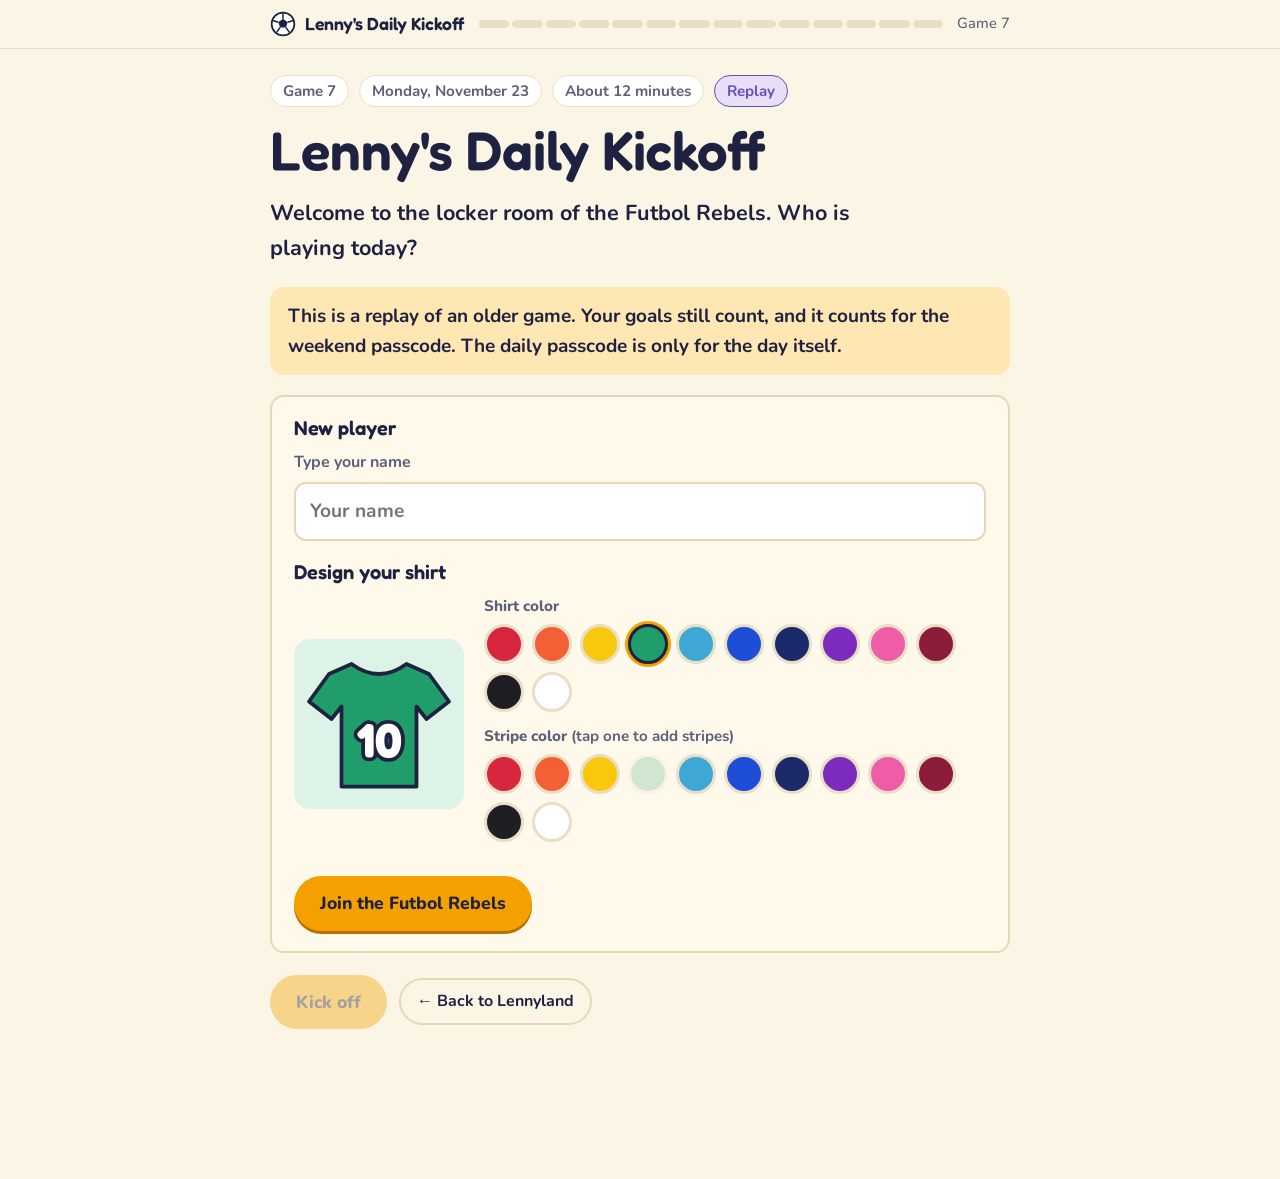
<file: e/007/index.html>
<!DOCTYPE html>
<html lang="en">
<head>
<meta charset="utf-8">
<meta name="viewport" content="width=device-width, initial-scale=1">
<title>Lenny's Daily Kickoff #7 · The Man Who Had the Rope Cut</title>
<link rel="preconnect" href="https://fonts.googleapis.com">
<link rel="stylesheet" href="https://fonts.googleapis.com/css2?family=Fredoka:wght@500;600;700&family=Nunito:wght@500;700;800&display=swap">
<link rel="stylesheet" href="../../assets/engine.css">
</head>
<body>
<div id="app"></div>
<div class="toast" id="toast"></div>
<script src="../../assets/common.js"></script>
<script>
/* ===== Game 7: the content for this day. The engine (assets/engine.js) does everything else. ===== */
window.GAME = {
  n: 7, code: 'LDK-007', date: '2026-11-23', week: '2026-W48',
  title: 'The Man Who Had the Rope Cut',
  theme: 'How things work',
  pw: 'aGNpd2RuYVMgZ25pcnBTIG5vZ2FXIGduaWxnZ2lH',
  lede: 'Imagine your classroom is on floor 50. No elevator. Only stairs! You would need a snack break on the way up.',
  guess: { q: 'The Empire State Building is one of the tallest towers in New York City. How many elevators do you think are inside it?', answer: 73, close: 11 },
  pages: [
    { scene: 'hoist',   text: 'Long ago, there were lifts. A rope pulled a wooden {platform|A flat floor that can be lifted up.} up, up, up. But ropes can SNAP. So lifts carried boxes, and people took the stairs.' },
    { scene: 'factory', text: 'In 1852, Elisha Otis was setting up a bed factory in Yonkers, New York. Heavy machines had to go upstairs on a lift. But ropes could break!' },
    { toy: 'brake',     text: 'So he built a trick. A bendy metal {spring|A piece of metal that bends and pops back.} sat on top of the platform. The side rails had teeth, like a saw. Your turn: cut the rope on two lifts!' },
    { scene: 'crowd',   text: 'Was it really safe? In 1854, at a giant fair in New York City, Otis rode his platform high above the crowd. Then he had the rope cut!' },
    { scene: 'safe',    text: 'The platform dropped just a few inches. Then, clunk! The spring popped out and the teeth caught it. Otis was fine, and everybody could see why.' },
    { scene: 'store',   text: 'Three years later, a fancy store on Broadway got the first elevator made for shoppers. A {steam engine|A machine that uses hot steam to push and pull.} pulled it up. It was slow: just 40 feet each minute.',
      quick: { q: 'The old elevator climbed 40 feet in one minute. How many feet did it climb in 2 minutes?', expr: '40 + 40 =', answer: 80,
               hint: 'Think of 4 tens and 4 more tens.', fb: '[[40 + 40 = 80]] feet in 2 minutes. Slow, but nobody had to climb!' } },
    { toy: 'ride',      text: 'You could beat it by walking up the stairs! But nobody had to climb. Your turn: ride the old elevator up and count the feet by 5s.' },
    { scene: 'empire',  text: 'Now buildings could grow up, up, UP, because nobody had to climb. The Empire State Building opened in 1931 with more than 100 floors. Inside it are **73 elevators**!', guessBack: true },
    { toy: 'zoom',      text: 'Without them, you would climb 1,860 steps to the top. No thanks! Your turn: zoom up the tower and count the floors by 10s.' },
    { scene: 'tryit',   text: '**Spot it in New York!** The old store still stands at Broadway and Broome Street in Manhattan. And every time you ride an elevator, a safety brake is riding with you.',
      bonus: 'Bonus fact: Builders finished the Empire State Building in just 410 days. That is less than two years!' }
  ],
  riddle: { q: 'I go up and down all day, but I never leave the building. I have lots of buttons, but no shirt. What am I?', accept: ['elevat', 'elavat', 'elevet', 'elivat', 'eleva', 'lift'], answer: 'an elevator',
            hint: 'You press one of my buttons to pick your floor.', explain: 'An elevator! It rides up and down inside a building all day, and its buttons are for floors, not for a shirt.' },
  shots: {
    1: { q: 'Why did people take the stairs before Otis built his safety trick?',
         opts: ['Because stairs were made of candy', 'Because lifts were only for cats', 'Because the rope of a lift could snap', 'Because nobody had invented "up" yet'], a: 2,
         hint: 'Think about what held the platform up.', fb: 'A lift hung on a rope, and ropes could snap. So lifts carried boxes, not people.' },
    2: { q: 'How did the platform stop when the rope was cut?',
         opts: ['A spring popped out and teeth on the rails caught it', 'A giant pillow was under it', 'The crowd held it up with their hands', 'It turned into a balloon'], a: 0,
         hint: 'Remember the bendy metal part on top, and the rails that looked like a saw.', fb: 'The rope held the spring bent. With the rope cut, the spring popped out and caught the teeth on the rails.' },
    order: { q: 'How did the elevator grow up? Tap the cards in order, from first to last.',
             cards: ['Otis builds a lift with a spring and rails with teeth.', 'At a giant fair, he rides up high and has the rope cut.', 'A store on Broadway gets the first elevator for shoppers.', 'The Empire State Building opens with dozens of elevators.'],
             hint: 'First he had to build it. Then he had to show people it was safe.', fb: 'First Otis built the safety lift. Then he showed it at the fair. Next came the store elevator, and much later the giant tower.' },
    math: { q: 'Two years is 730 days. The Empire State Building was built in just 410 days. How many fewer days is that?',
            stack: ['730', '− 410'], answer: 320,
            hint: 'Take away the ones first ([[0 − 0]]). Then take away the tens ([[3 − 1]]). Then the hundreds.',
            fb: '[[730 − 410 = 320]] days fewer than two years. That was fast for such a giant tower!' },
    coach: { q: 'You are the coach! Tell your team: How did the safety trick work, and why did it let buildings get so tall?', starter: 'When the rope was cut, the spring...',
             ideas: ['when the rope breaks, a spring pops out and catches teeth on the side rails, so the platform stops and people are safe', 'when elevators were safe for people, nobody had to climb all the stairs, so buildings could be built much taller'],
             rubric: ['I said the spring pops out and the teeth catch it.', 'I said that made lifts safe for people.', 'I said buildings could get taller because nobody had to climb.'],
             model: 'When the rope was cut, the spring popped out and the teeth on the rails caught it. That made lifts safe for people. Then buildings could get very tall, because nobody had to climb all the stairs.' },
    extra: [
      { kind: 'num', q: 'Hard numbers! The Empire State Building has a deck for looking out on floor 86. The top deck is 16 floors higher. Which floor is the top deck on?', stack: ['86', '+ 16'], answer: 102,
        hint: 'Start with the ones: [[6 + 6 = 12]]. Write the 2 and carry 1 ten.', fb: '[[86 + 16 = 102]]. The top deck is on floor 102.' },
      { kind: 'tap', q: 'Brain teaser! An elevator starts on floor 3. It goes up 4 floors, then down 2 floors, then up 1 floor. Which floor is it on now?', opts: ['Floor 4', 'Floor 5', 'Floor 6', 'Floor 8'], a: 2,
        hint: 'Go one step at a time. Up 4 from floor 3 is floor 7. What comes next?', fb: 'Floor 3, up 4 is floor 7. Down 2 is floor 5. Up 1 is floor 6.' }
    ],
    golden: { q: 'An elevator holds 8 people. It rides to the top 5 times, and it is full every time. How many people get a ride?', expr: '5 × 8 =', answer: 40,
              hint: 'Five groups of 8. Or count by 5s, eight times.', fb: '[[5 × 8 = 40]] people. That is a lot of legs that did not have to climb!' }
  },
  lesson: 'Today\'s story, "The Man Who Had the Rope Cut": Long ago, lifts were wooden platforms pulled up by a rope. Ropes could snap, so lifts carried boxes and people took the stairs. In 1852 Elisha Otis was setting up a bed factory in Yonkers, New York, and had to lift heavy machines. He built a safety lift: a metal spring on top of the platform, and side rails with teeth like a saw. The rope holds the spring bent. If the rope breaks, the spring pops out and catches the teeth, so the platform stops. In 1854, at a giant fair in New York City, Otis rode the platform high above a crowd and had the rope cut. It dropped only a few inches. In 1857 a store at Broadway and Broome Street got the first elevator for shoppers. A steam engine pulled it, and it climbed 40 feet each minute. The store building is still there. Safe elevators let buildings grow very tall. The Empire State Building opened in 1931. Built in 410 days, it has 102 floors, 73 elevators, and 1,860 steps to the top. It has decks for looking out on floors 86 and 102.',
  chips: ['How did the spring stop the lift?', 'Is the old store still there?', 'How slow was the first elevator?', 'Who was Elisha Otis?', 'Tell me an elevator fact'],
  helperQA: [
    { q: 'How did the spring stop the lift?', a: 'The rope kept the spring bent. When the rope was cut, the spring popped out and caught the teeth on the rails.' },
    { q: 'Is the old store still there?', a: 'Yes! The building still stands at Broadway and Broome Street in Manhattan. The old elevator is gone, though.' }
  ],
  dinner: [
    'In 1854, Elisha Otis rode a lift high above a crowd in New York City and had the rope cut, and his safety brake caught it after a few inches.',
    'The first elevator for shoppers opened in 1857 in a store on Broadway, and it climbed only 40 feet each minute.',
    'The Empire State Building has 73 elevators, and 1,860 steps if you would rather walk.'
  ],
  notes: [
    'Exact: Elisha Graves Otis designed his "safety hoist" in 1852 while setting up a bedstead factory in Yonkers, New York. He showed it at the Crystal Palace exhibition in New York City in 1854, riding the platform up and having the rope cut; sources say it dropped only a few inches. On March 23, 1857 the first passenger safety elevator opened in the E. V. Haughwout store at Broadway and Broome Street (488 Broadway). It was driven by a steam engine in the basement and rose about 40 feet per minute. The five-story building is a New York City landmark and still stands; the elevator itself was removed long ago. The Empire State Building opened in 1931 after 410 days of construction and, by its own fact sheet, has 102 floors, 73 elevators, 1,860 steps from the street to the 102nd floor, and observation decks on floors 86 and 102.',
    'Where sources disagree: who cut the rope and with what. The engineering society ASME says Otis ordered it cut with an axe, Guinness World Records says an assistant cut it, and other tellings have Otis cutting it himself with a sword or saber. The story only says he "had the rope cut", and the picture shows no tool. One source dates the show to 1853; most say 1854. A famous line Otis is said to have called out to the crowd is left out, because no words are put in a real person\'s mouth. A newspaper of the time called the store six stories; today it is described as five.',
    'Simplified: the real spring was a flat wagon spring fixed to the top of the platform and to the rope, and its ends (or bars pushed by it) locked into notched wooden guide rails; the toy and pictures show this as one bow that springs out flat. In the first toy the plain lift slides all the way down with boxes on it; nobody is on it. "You could beat it by walking up the stairs" compares 40 feet a minute with an ordinary walk. "Less than two years" for 410 days: two years is 730 days, the number used in the math shot. The toy tower counts to floor 100 only. The figures in the pictures are plain stand-in people, not portraits. Modern elevators hang on several steel cables and still carry safety brakes that grip the rails, which is what the last page means.',
    'Left out: the accidents that made people afraid of rope lifts are only hinted at with "ropes can SNAP". Otis\'s company still makes elevators today, including those in the Empire State Building; the brand is not pointed out to the children.'
  ],
  sources: [
    { t: 'Encyclopaedia Britannica: Elisha Otis', u: 'https://www.britannica.com/topic/Elisha-Otis' },
    { t: 'ASME (American Society of Mechanical Engineers): Elisha Graves Otis', u: 'https://www.asme.org/topics-resources/content/elisha-graves-otis' },
    { t: 'Guinness World Records: first safety elevator', u: 'https://www.guinnessworldrecords.com/world-records/72451-first-safety-elevator-lift' },
    { t: 'Society of Architectural Historians, SAH Archipedia: Haughwout Building', u: 'https://sah-archipedia.org/node/16865' },
    { t: 'Empire State Building: facts and figures', u: 'https://www.esbnyc.com/about/facts-figures' }
  ]
};

/* ===== pictures for this story (original drawings made of simple shapes) ===== */
(function(){
  const A = window.ART;
  const INK = '#1E2140', WOOD = '#C99A5B', WOOD2 = '#8A5A2B', RED = '#C8452D', CREAM = '#FFF4DC', STONE = '#E8E2D0', GOLD = '#F2B632', DARK = '#070B1F';
  const SHIRTS = ['#D7263D','#1D4ED8','#1F9D6B','#F46036','#7B2CBF','#3FA7D6','#EF5DA8','#F9C80E'];
  function boxes(x, y){
    return '<g stroke="'+INK+'" stroke-width="3" stroke-linejoin="round"><rect x="'+(x-30)+'" y="'+(y-24)+'" width="28" height="24" fill="#D9A45B"/><rect x="'+(x+2)+'" y="'+(y-30)+'" width="30" height="30" fill="#E7B872"/><rect x="'+(x-14)+'" y="'+(y-46)+'" width="24" height="22" fill="#D9A45B"/></g>';
  }
  /* a rope lift. x = middle, top/bot = ends of the rails, w = width between the rails, py = platform floor.
     o: teeth (rails like a saw), spring ('bent' | 'out'), cut (the rope is cut), load ('boxes' | 'person' | none) */
  function lift(x, top, bot, w, py, o){
    o = o || {};
    const L = x-w/2, R = x+w/2, fy = py-58, re = o.ropeEnd || top+18;
    let s = '<rect x="'+(L-12)+'" y="'+top+'" width="12" height="'+(bot-top)+'" fill="'+WOOD+'" stroke="'+INK+'" stroke-width="3"/>'
          + '<rect x="'+R+'" y="'+top+'" width="12" height="'+(bot-top)+'" fill="'+WOOD+'" stroke="'+INK+'" stroke-width="3"/>';
    if(o.teeth){
      for(let y=top+6; y<bot-14; y+=14){
        s += '<path d="M'+L+' '+y+'l8 7l-8 7z" fill="'+WOOD2+'"/><path d="M'+R+' '+y+'l-8 7l8 7z" fill="'+WOOD2+'"/>';
      }
    }
    s += '<rect x="'+(L-18)+'" y="'+(top-10)+'" width="'+(w+36)+'" height="12" rx="3" fill="'+WOOD2+'" stroke="'+INK+'" stroke-width="3"/>';
    const apex = o.spring==='bent' ? fy-20 : fy-3;
    if(o.cut){
      s += '<path d="M'+x+' '+(top+2)+'V'+re+'" stroke="'+INK+'" stroke-width="4" stroke-linecap="round"/><path d="M'+(x-6)+' '+(re+8)+'l6 -8l6 8" fill="none" stroke="'+INK+'" stroke-width="3" stroke-linecap="round"/>';
    } else {
      s += '<path d="M'+x+' '+(top+2)+'V'+apex+'" stroke="'+INK+'" stroke-width="4" stroke-linecap="round"/>';
    }
    /* the platform: a floor, two posts and a top bar */
    s += '<g stroke="'+INK+'" stroke-width="3" stroke-linejoin="round"><rect x="'+(L+10)+'" y="'+py+'" width="'+(w-20)+'" height="10" fill="'+WOOD+'"/>'
       + '<rect x="'+(L+12)+'" y="'+fy+'" width="7" height="58" fill="'+WOOD+'"/><rect x="'+(R-19)+'" y="'+fy+'" width="7" height="58" fill="'+WOOD+'"/>'
       + '<rect x="'+(L+10)+'" y="'+(fy-4)+'" width="'+(w-20)+'" height="8" fill="'+WOOD+'"/></g>';
    if(o.spring==='bent') s += '<path d="M'+(x-26)+' '+(fy-5)+'Q'+x+' '+(fy-36)+' '+(x+26)+' '+(fy-5)+'" fill="none" stroke="'+RED+'" stroke-width="6" stroke-linecap="round"/>';
    if(o.spring==='out')  s += '<path d="M'+(L+2)+' '+(fy-8)+'H'+(R-2)+'" stroke="'+RED+'" stroke-width="6" stroke-linecap="round"/>';
    if(o.load==='boxes') s += boxes(x, py);
    if(o.load==='person') s += A.person(x, py, '#1D4ED8', true);
    return s;
  }
  function crowdRow(x0, x1, y){
    let s='', i=0; for(let x=x0; x<=x1; x+=36){ s += A.person(x, y, SHIRTS[i%SHIRTS.length], i%3===0); i++; } return s;
  }
  /* a five-floor store front; x, w = left edge and width; the roof is at y = 62, the street at y = 262 */
  function storeFront(x, w, cols){
    let s = '<rect x="'+x+'" y="62" width="'+w+'" height="200" fill="'+STONE+'" stroke="'+INK+'" stroke-width="3"/><rect x="'+(x-6)+'" y="54" width="'+(w+12)+'" height="10" fill="#B9B29C" stroke="'+INK+'" stroke-width="3"/>';
    const gap = w/cols;
    for(let f=0; f<5; f++){
      const y = 62+f*40;
      if(f>0) s += '<path d="M'+x+' '+y+'h'+w+'" stroke="'+INK+'" stroke-width="2"/>';
      for(let c=0; c<cols; c++){
        const wx = x+gap*c+gap/2-9;
        s += '<path d="M'+wx.toFixed(1)+' '+(y+34)+'v-16a9 9 0 0 1 18 0v16z" fill="'+(f===4?'#FFE9A8':'#3FA7D6')+'" stroke="'+INK+'" stroke-width="2"/>';
      }
    }
    return s;
  }
  /* a tall tower with steps and a spire; x = middle, base = street line, h = height */
  function tower(x, base, h, w){
    const a=h*0.56, b=h*0.24, c=h*0.12, d=h*0.08;
    let s = '<g fill="#8FA3C8" stroke="'+INK+'" stroke-width="3" stroke-linejoin="round">'
      + '<rect x="'+(x-w/2)+'" y="'+(base-a)+'" width="'+w+'" height="'+a+'"/>'
      + '<rect x="'+(x-w*0.36)+'" y="'+(base-a-b)+'" width="'+(w*0.72)+'" height="'+b+'"/>'
      + '<rect x="'+(x-w*0.2)+'" y="'+(base-a-b-c)+'" width="'+(w*0.4)+'" height="'+c+'"/></g>'
      + '<path d="M'+x+' '+(base-a-b-c)+'v'+(-d)+'" stroke="'+INK+'" stroke-width="5" stroke-linecap="round"/>';
    for(let y=base-a+12; y<base-10; y+=16) for(let k=0;k<4;k++) s += '<rect x="'+(x-w/2+8+k*(w-16)/4+3).toFixed(1)+'" y="'+y.toFixed(1)+'" width="7" height="8" fill="#FFD34D"/>';
    return s;
  }

  /* toy 1: two lifts, and what happens when the rope is cut */
  function brakePic(mode, cut){
    const spring = mode==='spring';
    let s = '<rect width="640" height="300" fill="'+CREAM+'"/><rect y="270" width="640" height="30" fill="#B58A5A"/>';
    if(!mode){
      s += lift(190, 30, 270, 120, 130, {load:'boxes'}) + lift(450, 30, 270, 120, 130, {teeth:true, spring:'bent', load:'boxes'})
         + A.tag(130, 232, 120, 'plain lift') + A.tag(366, 232, 168, 'lift with a spring');
      return s;
    }
    if(!cut){
      s += lift(320, 30, 270, 120, 130, {teeth:spring, spring:spring?'bent':null, load:'boxes'})
         + A.tag(20, 20, spring?168:120, spring?'lift with a spring':'plain lift') + A.tag(440, 60, 170, 'The rope holds it.');
      if(spring) s += A.tag(440, 100, 170, 'The spring is bent.');
      return s;
    }
    if(spring){
      s += lift(320, 30, 270, 120, 142, {teeth:true, spring:'out', cut:true, load:'boxes'})
         + A.tag(20, 20, 168, 'lift with a spring') + A.text(530, 110, 34, 'Caught!', RED) + A.tag(440, 130, 180, 'The teeth hold it.');
    } else {
      s += lift(320, 30, 270, 120, 260, {cut:true})
         + '<g stroke="'+INK+'" stroke-width="3" stroke-linejoin="round"><rect x="286" y="232" width="28" height="24" fill="#D9A45B" transform="rotate(-14 300 244)"/><rect x="322" y="228" width="30" height="30" fill="#E7B872" transform="rotate(10 337 243)"/><rect x="400" y="246" width="24" height="22" fill="#D9A45B" transform="rotate(24 412 257)"/></g>'
         + A.tag(20, 20, 120, 'plain lift') + A.text(530, 110, 30, 'Whoosh!', RED) + A.tag(440, 130, 180, 'All the way down!');
    }
    return s;
  }
  /* toy 2: the old store elevator, feet = how high the car is (0 to 40) */
  function ridePic(feet){
    const y = 236 - feet*4.5;
    let s = '<rect width="640" height="300" fill="'+STONE+'"/><rect y="262" width="640" height="38" fill="#8A8E9B"/>'
      + '<rect x="270" y="20" width="100" height="242" fill="#4A4C58" stroke="'+INK+'" stroke-width="3"/>';
    for(let f=0; f<=40; f+=10){
      const ty = 262 - f*4.5;
      s += '<path d="M250 '+ty+'h20" stroke="'+INK+'" stroke-width="3"/>' + A.text(240, ty+6, 17, f+' ft', INK, 'end');
    }
    s += '<path d="M320 22V'+(y-34)+'" stroke="#fff" stroke-width="3"/>'
      + '<rect x="284" y="'+(y-34)+'" width="72" height="60" rx="6" fill="'+GOLD+'" stroke="'+INK+'" stroke-width="3"/>' + A.person(308, y+24, '#D7263D') + A.person(334, y+24, '#1D4ED8');
    /* a clock that fills up in one minute */
    const ang = feet/40*2*Math.PI, cx=500, cy=130, r=56;
    s += '<circle cx="'+cx+'" cy="'+cy+'" r="'+r+'" fill="#fff" stroke="'+INK+'" stroke-width="4"/>';
    if(feet>=40) s += '<circle cx="'+cx+'" cy="'+cy+'" r="'+(r-8)+'" fill="#FFD34D"/>';
    else if(feet>0) s += '<path d="M'+cx+' '+cy+'V'+(cy-r+8)+'A'+(r-8)+' '+(r-8)+' 0 '+(ang>Math.PI?1:0)+' 1 '+(cx+(r-8)*Math.sin(ang)).toFixed(1)+' '+(cy-(r-8)*Math.cos(ang)).toFixed(1)+'Z" fill="#FFD34D"/>';
    s += '<path d="M'+cx+' '+cy+'L'+(cx+(r-12)*Math.sin(ang)).toFixed(1)+' '+(cy-(r-12)*Math.cos(ang)).toFixed(1)+'" stroke="'+INK+'" stroke-width="5" stroke-linecap="round"/><circle cx="'+cx+'" cy="'+cy+'" r="5" fill="'+INK+'"/>'
      + A.tag(430, 204, 140, 'one minute') + A.tag(40, 20, 150, 'the old elevator');
    return s;
  }
  /* toy 3: a ride up the giant tower, floor = 0 to 100 */
  function zoomPic(floor){
    const y = 262 - floor*1.9;
    let s = [[40,30],[110,70],[170,24],[420,40],[600,84],[560,26],[30,130],[470,110]].map(p=>'<circle cx="'+p[0]+'" cy="'+p[1]+'" r="2" fill="#FFF6C9"/>').join('')
      + A.skyline(20,[50,70,40,60,50,64,44],DARK,262) + A.skyline(420,[60,44,70,50,64,40,56,48,60],DARK,262)
      + '<rect y="262" width="640" height="38" fill="'+DARK+'"/>'
      + '<rect x="270" y="60" width="100" height="202" fill="#8FA3C8" stroke="'+INK+'" stroke-width="3"/><rect x="296" y="34" width="48" height="26" fill="#8FA3C8" stroke="'+INK+'" stroke-width="3"/><path d="M320 34V12" stroke="'+INK+'" stroke-width="5" stroke-linecap="round"/>'
      + '<rect x="306" y="72" width="28" height="190" fill="#2A3A74"/>';
    for(let f=0; f<=100; f+=20){
      const ty = 262 - f*1.9;
      s += '<path d="M252 '+ty+'h18" stroke="#fff" stroke-width="3"/>' + A.text(244, ty+6, 16, String(f), '#fff', 'end');
    }
    s += '<rect x="308" y="'+(y-14)+'" width="24" height="14" rx="3" fill="#FFD34D" stroke="'+INK+'" stroke-width="2"/>'
      + A.text(500, 120, 26, 'Floor', '#fff') + A.text(500, 172, 54, String(floor), '#FFD34D');
    return s;
  }

  window.SCENES = {
    hoist(){
      return A.frame('<rect width="640" height="300" fill="'+CREAM+'"/><rect y="262" width="640" height="38" fill="#B58A5A"/>'
        + lift(200, 34, 262, 120, 160, {load:'boxes'})
        + '<path d="M192 84l8 -8l-8 -8l8 -8" fill="none" stroke="'+RED+'" stroke-width="4" stroke-linecap="round" stroke-linejoin="round"/>'
        + A.tag(286, 56, 160, 'The rope can snap!') + '<path d="M286 70H212" stroke="'+INK+'" stroke-width="3" stroke-linecap="round"/>'
        + A.tag(14, 214, 104, 'boxes only')
        + '<path d="M400 262V242H430V222H460V202H490V182H520V162H550V142H580V122H640V262Z" fill="#D9C7A3" stroke="'+INK+'" stroke-width="3" stroke-linejoin="round"/>'
        + A.person(445, 222, '#D7263D') + A.person(535, 162, '#1F9D6B')
        + A.tag(330, 110, 196, 'People take the stairs.'));
    },
    factory(){
      return A.frame(A.sun(70,56)
        + '<rect y="262" width="640" height="38" fill="#9CB58A"/>'
        + '<rect x="350" y="70" width="260" height="192" fill="#C8694A" stroke="'+INK+'" stroke-width="3"/><path d="M350 166h260" stroke="'+INK+'" stroke-width="3"/>'
        + '<rect x="376" y="92" width="76" height="74" fill="#3A2A22" stroke="'+INK+'" stroke-width="3"/>'
        + [0,1].map(i=>'<rect x="'+(486+i*58)+'" y="100" width="36" height="44" fill="#BFE3FA" stroke="'+INK+'" stroke-width="3"/>').join('')
        + [0,1,2].map(i=>'<rect x="'+(376+i*80)+'" y="194" width="44" height="48" fill="#BFE3FA" stroke="'+INK+'" stroke-width="3"/>').join('')
        + A.tag(410, 34, 140, 'bed factory')
        + '<rect x="96" y="196" width="104" height="66" rx="6" fill="#8A8E9B" stroke="'+INK+'" stroke-width="3"/><circle cx="128" cy="228" r="20" fill="#C9CED6" stroke="'+INK+'" stroke-width="3"/><circle cx="128" cy="228" r="6" fill="'+INK+'"/><rect x="160" y="208" width="28" height="40" fill="#C9CED6" stroke="'+INK+'" stroke-width="3"/>'
        + A.tag(74, 156, 148, 'heavy machine')
        + '<path d="M214 196Q280 96 362 124" fill="none" stroke="'+INK+'" stroke-width="4" stroke-dasharray="4 10" stroke-linecap="round"/><path d="M350 112l14 12l-17 8" fill="none" stroke="'+INK+'" stroke-width="4" stroke-linecap="round" stroke-linejoin="round"/>'
        + A.person(262, 262, '#1D4ED8', false, true)
        + A.tag(150, 20, 150, 'Yonkers, 1852'));
    },
    crowd(){
      return A.frame('<rect width="640" height="300" fill="'+CREAM+'"/>'
        + '<path d="M30 262V150Q320 -70 610 150V262" fill="#E3F3FB" stroke="#3FA7D6" stroke-width="5"/><path d="M130 262V86M510 262V86M30 150H610" stroke="#3FA7D6" stroke-width="3" opacity="0.7"/>'
        + '<rect y="262" width="640" height="38" fill="#B58A5A"/>'
        + lift(320, 30, 262, 120, 122, {teeth:true, spring:'bent', load:'person'})
        + crowdRow(52, 232, 262) + crowdRow(408, 590, 262)
        + A.tag(20, 16, 196, 'New York City, 1854') + A.tag(424, 70, 180, 'The rope gets cut!') + '<path d="M424 84L330 60" stroke="'+INK+'" stroke-width="3" stroke-linecap="round"/>');
    },
    safe(){
      return A.frame('<rect width="640" height="300" fill="'+CREAM+'"/>'
        + '<g transform="translate(0,-10) scale(1.6)">' + lift(200, -30, 220, 120, 150, {teeth:true, spring:'out', cut:true, ropeEnd:44, load:'person'}) + '</g>'
        + A.text(108, 110, 34, 'CLUNK!', RED)
        + A.tag(448, 66, 180, 'The spring pops out.') + '<path d="M448 80L414 122" stroke="'+INK+'" stroke-width="3" stroke-linecap="round"/>'
        + A.tag(448, 176, 150, 'Teeth catch it.') + '<path d="M448 190L424 150" stroke="'+INK+'" stroke-width="3" stroke-linecap="round"/>'
        + A.tag(6, 250, 196, 'It fell a few inches.'));
    },
    store(){
      return A.frame(A.sun(70,50)
        + '<rect y="262" width="640" height="38" fill="#8A8E9B"/>'
        + storeFront(150, 240, 5)
        + '<rect x="390" y="62" width="80" height="200" fill="#4A4C58" stroke="'+INK+'" stroke-width="3"/><rect x="390" y="262" width="80" height="36" fill="#6A4A3A" stroke="'+INK+'" stroke-width="3"/>'
        + '<path d="M430 64V150" stroke="#fff" stroke-width="3"/><rect x="404" y="150" width="52" height="32" rx="4" fill="'+GOLD+'" stroke="'+INK+'" stroke-width="3"/>'
        + '<rect x="404" y="270" width="34" height="22" rx="3" fill="'+RED+'" stroke="'+INK+'" stroke-width="3"/><circle cx="452" cy="281" r="10" fill="#C9CED6" stroke="'+INK+'" stroke-width="3"/>'
        + [1,2,3,4,5].map(n=>A.text(136, 262-(n-1)*40-12, 18, String(n), INK, 'end')).join('')
        + A.tag(486, 152, 130, 'the elevator') + A.tag(486, 266, 140, 'steam engine')
        + A.tag(190, 14, 160, 'Broadway, 1857')
        + A.person(40, 262, '#7B2CBF') + A.person(84, 262, '#F46036', true));
    },
    empire(){
      return A.frame(A.nightSky()
        + A.skyline(20,[60,84,50,70,56],DARK,262) + A.skyline(300,[60,80,50,70,56,76,48,66,54,72,50,64,58,70],DARK,262)
        + tower(210, 262, 250, 100)
        + '<rect y="262" width="640" height="38" fill="'+DARK+'"/>'
        + A.text(440, 104, 84, '73', '#FFD34D') + A.tag(350, 118, 180, 'elevators inside') + A.tag(18, 20, 140, 'opened in 1931'), true);
    },
    tryit(){
      return A.frame(A.sun(580,50)
        + '<rect y="262" width="640" height="38" fill="#8A8E9B"/>'
        + storeFront(340, 230, 5)
        + '<path d="M210 262V70" stroke="'+INK+'" stroke-width="6" stroke-linecap="round"/>' + A.tag(110, 72, 100, 'Broadway') + A.tag(210, 104, 110, 'Broome St')
        + A.person(70, 262, '#F9C80E', true) + A.person(270, 262, '#1D4ED8')
        + A.tag(20, 16, 170, 'It is still there!'));
    }
  };

  /* ===== the three things to play with ===== */
  window.TOYS = {
    brake: {
      title: 'Your turn: cut the rope!', cap: 'Pick a lift. Then cut its rope. Try both lifts!', hint: 'Cut the rope on both lifts first.',
      init(box, api){
        let mode=null, cut=false; const tried={};
        box.innerHTML='<div class="pic"></div><div class="controls"><button class="btn small toybtn" data-m="plain">Plain lift</button><button class="btn small toybtn" data-m="spring">Lift with a spring</button><button class="btn small toybtn" data-m="cut">Cut the rope!</button></div><p class="cap msg" style="margin-top:12px"></p>';
        const pic=box.querySelector('.pic'), msg=box.querySelector('.msg'), bs=box.querySelectorAll('.toybtn');
        function draw(){
          pic.innerHTML=A.frame(brakePic(mode, cut));
          const choosing = !mode || cut;
          bs[0].disabled = !choosing || !!tried.plain; bs[1].disabled = !choosing || !!tried.spring; bs[2].disabled = choosing;
          msg.textContent = !mode ? 'Two lifts full of boxes. Which rope will you cut first?'
            : !cut ? (mode==='plain' ? 'The plain lift hangs on its rope. Nothing else holds it.' : 'The rope pulls the red spring into a bend. See the teeth on the rails?')
            : mode==='plain' ? 'Whoosh! Nothing stops the plain lift. Good thing it only had boxes on it.' : 'The spring popped out flat and the teeth caught it. The lift dropped just a little!';
        }
        bs.forEach(b=>{ b.onclick=()=>{
          const m=b.dataset.m;
          if(m==='cut'){ if(!mode || cut) return; cut=true; tried[mode]=true; }
          else { if(tried[m]) return; mode=m; cut=false; }
          draw();
          if(tried.plain && tried.spring) api.done();
        }; });
        draw();
      }
    },
    ride: {
      title: 'Your turn: the slow ride', cap: 'Tap the button to ride up. Count the feet by 5s!', hint: 'Ride all the way up to 40 feet first.',
      init(box, api){
        let feet=0;
        box.innerHTML='<div class="pic"></div><div class="controls"><button class="btn small toybtn">Up 5 feet</button><div class="readout">Feet: <b class="num out">0</b></div></div><p class="cap msg" style="margin-top:12px"></p>';
        const pic=box.querySelector('.pic'), btn=box.querySelector('.toybtn'), out=box.querySelector('.out'), msg=box.querySelector('.msg');
        function draw(){
          pic.innerHTML=A.frame(ridePic(feet)); out.textContent=String(feet);
          msg.textContent = feet===0 ? 'All aboard! Watch the clock while you ride.' : feet<40 ? feet+' feet. Keep counting by 5s!' : '40 feet! That took one whole minute.';
        }
        btn.onclick=()=>{ if(feet>=40) return; feet+=5; draw(); if(feet>=40){ btn.disabled=true; api.done(); } };
        draw();
      }
    },
    zoom: {
      title: 'Your turn: zoom to the top', cap: 'Tap the button to zoom up. Count the floors by 10s!', hint: 'Zoom all the way up to floor 100 first.',
      init(box, api){
        let floor=0;
        box.innerHTML='<div class="pic"></div><div class="controls"><button class="btn small toybtn">Up 10 floors</button><div class="readout">Floor: <b class="num out">0</b></div></div><p class="cap msg" style="margin-top:12px"></p>';
        const pic=box.querySelector('.pic'), btn=box.querySelector('.toybtn'), out=box.querySelector('.out'), msg=box.querySelector('.msg');
        function draw(){
          pic.innerHTML=A.frame(zoomPic(floor), true); out.textContent=String(floor);
          msg.textContent = floor===0 ? 'You are on the street. Going up!' : floor<100 ? 'Floor '+floor+'. Keep counting by 10s!' : 'Floor 100! You are almost at the very top, and your legs are not even tired.';
        }
        btn.onclick=()=>{ if(floor>=100) return; floor+=10; draw(); if(floor>=100){ btn.disabled=true; api.done(); } };
        draw();
      }
    }
  };
})();
</script>
<script src="../../assets/engine.js"></script>
</body>
</html>
</file>
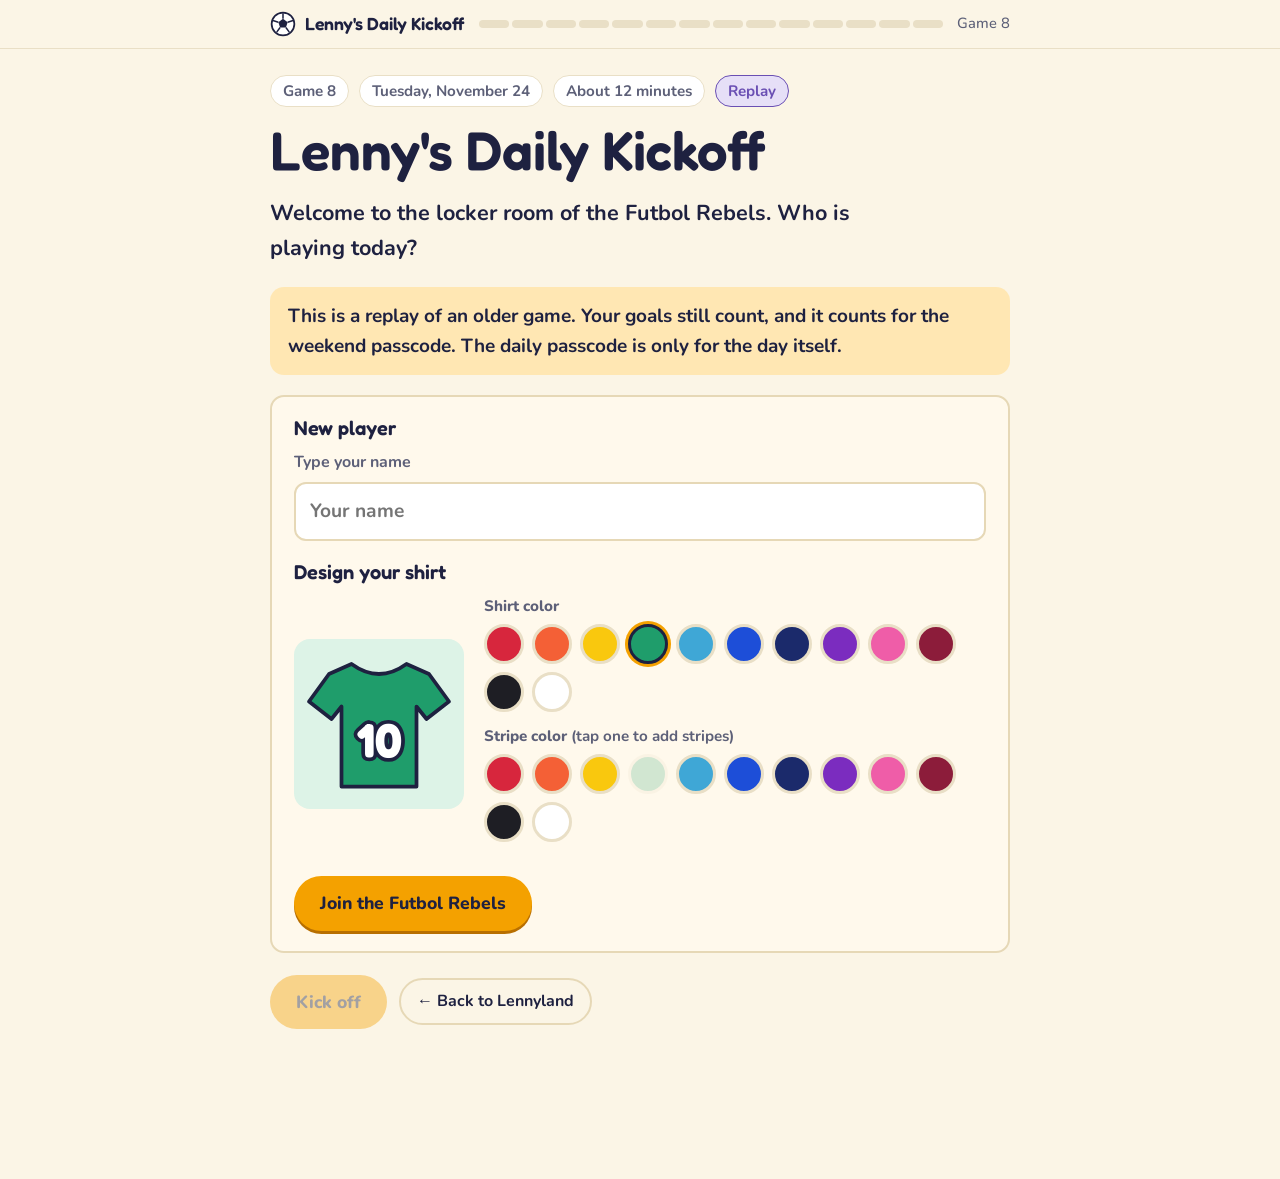
<file: e/008/index.html>
<!DOCTYPE html>
<html lang="en">
<head>
<meta charset="utf-8">
<meta name="viewport" content="width=device-width, initial-scale=1">
<title>Lenny's Daily Kickoff #8 · The Guitar Nobody Could Hear</title>
<link rel="preconnect" href="https://fonts.googleapis.com">
<link rel="stylesheet" href="https://fonts.googleapis.com/css2?family=Fredoka:wght@500;600;700&family=Nunito:wght@500;700;800&display=swap">
<link rel="stylesheet" href="../../assets/engine.css">
</head>
<body>
<div id="app"></div>
<div class="toast" id="toast"></div>
<script src="../../assets/common.js"></script>
<script>
/* ===== Game 8: the content for this day. The engine (assets/engine.js) does everything else. ===== */
window.GAME = {
  n: 8, code: 'LDK-008', date: '2026-11-24', week: '2026-W48',
  title: 'The Guitar Nobody Could Hear',
  theme: 'Music',
  pw: 'c25hUCBnbml5ckYgZ25pbGdnaVcgb3dULXl0aGdpRQ==',
  lede: 'Shh! Listen hard. A guitar is playing in a big, loud band. Can you hear it? Nope. Not one note!',
  guess: { q: 'Pluck the thickest string on a guitar and it wiggles back and forth. How many times do you think it wiggles in just one second?', answer: 82, close: 12 },
  pages: [
    { scene: 'band',      text: 'About 100 years ago, dance bands were LOUD. Horns honked. Drums boomed. The poor guitar sounded like a mouse at a parade. Guitar players needed help!' },
    { scene: 'bigger',    text: 'Try one: build a bigger guitar. A bigger box of wood makes a bigger sound. It helped a little. But the horns still won.' },
    { scene: 'cones',     text: 'Try two: a guitar player named George Beauchamp asked a builder for help. The builder put three shiny metal {cones|Shapes like party hats.} inside a guitar. Louder! But still not loud enough.' },
    { toy: 'strings',     text: 'Then George tried something wild: a {magnet|A thing that pulls on iron and steel.} with wire wrapped around it. When a steel string wiggles over it, a tiny bit of electricity runs into the wire! Your turn: pluck three strings.' },
    { scene: 'fryingpan', text: 'In the early 1930s, George and his friends built a guitar around that trick. It had a round body and a long neck. It looked like a frying pan! So that is what people called it.' },
    { toy: 'path',        text: 'The tiny electricity runs down a cable to a box called an {amplifier|A machine that makes a small sound signal big.}. The box makes it BIG. Then a speaker turns it back into sound. Your turn: send a note!' },
    { scene: 'wiggle',    text: 'But how fast does a string wiggle? Pluck the thickest string, and it wiggles back and forth about **82 times** every second! That is too fast to see. It just looks fuzzy.', guessBack: true },
    { toy: 'count',       text: 'A thinner string wiggles even faster. The next string wiggles 110 times every second. Faster wiggles make a higher sound. Your turn: count the wiggles by 10s!' },
    { scene: 'stage',     text: 'The Frying Pan went on sale in 1932. At last, a guitar could be heard over a whole band. Soon electric guitars were everywhere.',
      quick: { q: 'The thickest string wiggles about 41 times in half a second. How many times is that in two halves, one whole second?', expr: '41 + 41 =', answer: 82,
               hint: 'Add the ones first. Then add the tens: 4 tens and 4 more tens.', fb: '[[41 + 41 = 82]] wiggles in one second. Fuzzy!' } },
    { scene: 'museum',    text: '**Spot it in New York!** A real Frying Pan guitar from about 1934 belongs to the Metropolitan Museum of Art in Manhattan. It is made of metal, and it really does look like a pan.',
      bonus: 'Bonus fact: You played the Frying Pan lying flat on your lap, not hanging from a strap.' }
  ],
  riddle: { q: 'I have a long neck, but I never wear a scarf. I have six strings, but I am not a puppet. What am I?', accept: ['guitar', 'gitar', 'guiter', 'gutar', 'giutar', 'guitr', 'gitter', 'guittar'], answer: 'a guitar',
            hint: 'You pluck my strings to make music.', explain: 'A guitar! The long thin part is called the neck, and most guitars have six strings.' },
  shots: {
    1: { q: 'Why did guitar players need a new idea about 100 years ago?',
         opts: ['Because guitars kept running away', 'Because loud horns and drums covered up the quiet guitar', 'Because all the wood was used for pancakes', 'Because guitars were afraid of the dark'], a: 1,
         hint: 'Think about the mouse at the parade.', fb: 'Dance bands were loud. Horns and drums covered up the guitar, so nobody could hear it.' },
    2: { q: 'How does the magnet trick work?',
         opts: ['The magnet shouts the notes', 'The magnet makes the string taller', 'A tiny drummer lives inside the wire', 'A steel string wiggles over the magnet, and electricity runs into the wire'], a: 3,
         hint: 'What did the wiggling steel string make in the wire?', fb: 'When a steel string wiggles over a magnet wrapped in wire, a tiny bit of electricity runs into the wire.' },
    order: { q: 'How did the guitar get louder? Tap the cards in order, from first to last.',
             cards: ['Builders make a bigger guitar.', 'A builder puts three metal cones inside a guitar.', 'George tries a magnet with wire wrapped around it.', 'The Frying Pan guitar goes on sale.'],
             hint: 'The first two tries used no electricity at all.', fb: 'First came a bigger guitar. Then the metal cones. Next the magnet and wire, and then the Frying Pan went on sale.' },
    math: { q: 'The thinnest guitar string wiggles about 330 times every second. The string from our counting game wiggles 110 times. How many more wiggles does the thinnest string make?',
            stack: ['330', '− 110'], answer: 220,
            hint: 'Take away the ones first ([[0 − 0]]). Then take away the tens ([[3 − 1]]). Then the hundreds.',
            fb: '[[330 − 110 = 220]] more wiggles every second. That is why it sounds so high!' },
    coach: { q: 'You are the coach! Tell your team: How does an electric guitar turn a wiggling string into a LOUD sound?', starter: 'When the steel string wiggles over the magnet...',
             ideas: ['a steel string wiggles over a magnet with wire wrapped around it, and that makes a tiny bit of electricity in the wire', 'the electricity runs down a cable to an amplifier, which makes it big, and a speaker turns it back into loud sound'],
             rubric: ['I said the steel string wiggles over a magnet with wire.', 'I said that makes a tiny bit of electricity.', 'I said the amplifier makes it big and the speaker makes the sound.'],
             model: 'When the steel string wiggles over the magnet, a tiny bit of electricity runs into the wire. It goes down a cable to the amplifier, and the amplifier makes it big. Then the speaker turns it into a loud sound.' },
    extra: [
      { kind: 'num', q: 'Hard numbers! One guitar string wiggles about 147 times in a second. The string next to it wiggles 196 times. You pluck one, then the other, for one second each. How many wiggles is that in all?', stack: ['147', '+ 196'], answer: 343,
        hint: 'Start with the ones: [[7 + 6 = 13]]. Write the 3 and carry 1 ten.', fb: '[[147 + 196 = 343]] wiggles in just two seconds.' },
      { kind: 'tap', q: 'Brain teaser! A magnet pulls on steel and iron. Wiggle each of these over the magnet and wire. Three would make electricity. Which one would not?', opts: ['A steel guitar string', 'An iron nail', 'A rubber band', 'A steel paper clip'], a: 2,
        hint: 'Which one would a magnet NOT pull on?', fb: 'The rubber band! A magnet does not pull on rubber, so it makes no electricity in the wire.' }
    ],
    golden: { q: 'A guitar has 6 strings. A music shop hangs 6 guitars on the wall. How many strings are on the wall?', expr: '6 × 6 =', answer: 36,
              hint: 'Six groups of 6. You know [[6 × 5 = 30]]. Add one more group.', fb: '[[6 × 6 = 36]] strings. That is a lot of wiggling!' }
  },
  lesson: 'Today\'s story, "The Guitar Nobody Could Hear": About 100 years ago, dance bands were loud. Horns and drums covered up the quiet guitar. Bigger guitars helped a little. Then a guitar player named George Beauchamp asked a builder, John Dopyera, for help, and the builder put three metal cones inside a guitar. It was louder, but still not loud enough. Then George tried a magnet with wire wrapped around it. When a steel string wiggles over the magnet, a tiny bit of electricity runs into the wire. Rubber and nylon strings do not work, because a magnet does not pull on them. In the early 1930s George and his friends built a guitar with a round body and a long neck. People called it the Frying Pan. It went on sale in 1932. The electricity runs down a cable to an amplifier, which makes it big, and a speaker turns it into sound. The thickest guitar string wiggles about 82 times a second, the next one 110 times, and the thinnest about 330 times. Faster wiggles make a higher sound. A Frying Pan from about 1934 belongs to the Metropolitan Museum of Art in New York.',
  chips: ['How does the magnet make electricity?', 'Why was it called the Frying Pan?', 'Why does a rubber band not work?', 'How fast does a string wiggle?', 'Tell me a guitar fact'],
  helperQA: [
    { q: 'How does the magnet make electricity?', a: 'The steel string wiggles over a magnet that has wire wrapped around it. Each wiggle pushes a tiny bit of electricity into the wire.' },
    { q: 'Why was it called the Frying Pan?', a: 'It had a round body and a long neck, so it looked just like a frying pan.' }
  ],
  dinner: [
    'About 100 years ago, guitars were so quiet that nobody could hear them over the horns and drums in a dance band.',
    'An electric guitar works because a steel string wiggles over a magnet wrapped in wire, and that makes a tiny bit of electricity.',
    'The thickest guitar string wiggles back and forth about 82 times every second, and one of the first electric guitars was called the Frying Pan.'
  ],
  notes: [
    'Exact: Acoustic guitars were drowned out by horns and percussion in 1920s dance orchestras. John Dopyera built the resonator guitar at the request of the steel guitar player George Beauchamp; the "tricone" has three metal cones, and the two men formed the National company in 1927. Beauchamp then designed a pickup with a coil of wire and two horseshoe magnets. The guitar built around it, nicknamed the Frying Pan for its round body and long neck, went on sale in 1932, and its patent was filed in 1934 and granted in 1937. The Metropolitan Museum of Art owns an A-22 "Frying Pan" of about 1934 in cast aluminum (object 2016.557a-d); when this game was written its page listed it on view in Gallery 684 at The Met Fifth Avenue, but displays change, so check before a visit.',
    'Rounded: in standard tuning the six open strings vibrate at 82.41, 110, 146.83, 196, 246.94 and 329.63 times a second. The game says "about 82", 110, "about 147", 196 and "about 330". Each count is one full back-and-forth of the string. "About 100 years ago" means the 1920s.',
    'Where sources disagree: the wooden test version of the Frying Pan is dated 1931 by some sources and 1932 by others, so the story says "the early 1930s". The Met calls the Frying Pan the first commercially successful electric guitar; other writers keep that title for later guitars, so the story says only "one of the first". Other people were also working on electric guitars at the time.',
    'Simplified: "George and his friends" stands for Beauchamp, Paul Barth, Adolph Rickenbacker and others in their small company. The real pickup had two horseshoe magnets arching over the strings with the coil of wire between them; the toys show one magnet block under one string. In the first toy a rubber band and a nylon string make no electricity because they are not magnetic, which is true of magnetic pickups; nylon-string guitars use other kinds of pickups or microphones. The pictures show plain stand-in people and made-up guitars, with no brand marks. The Frying Pan was a "Hawaiian" lap steel guitar, played flat on the lap with a metal bar.',
    'Left out: bigger guitars and resonator guitars did not disappear, and are still played today. Nothing dark was left out of this story.'
  ],
  sources: [
    { t: 'The Metropolitan Museum of Art: A-22 Model, "Frying Pan", Electro Hawaiian Guitar', u: 'https://www.metmuseum.org/art/collection/search/729575' },
    { t: 'Wikipedia: Frying Pan (guitar)', u: 'https://en.wikipedia.org/wiki/Frying_Pan_(guitar)' },
    { t: 'Wikipedia: Resonator guitar', u: 'https://en.wikipedia.org/wiki/Resonator_guitar' },
    { t: 'Yamaha Musical Instrument Guide: the structure of the electric guitar (how a pickup works)', u: 'https://www.yamaha.com/en/musical_instrument_guide/electric_guitar/mechanism/mechanism002.html' },
    { t: 'Reverb: Who Really Invented the Electric Guitar?', u: 'https://reverb.com/news/who-really-invented-the-electric-guitar' }
  ]
};

/* ===== pictures for this story (original drawings made of simple shapes) ===== */
(function(){
  const A = window.ART;
  const INK = '#1E2140', WOOD = '#D9A45B', WOOD2 = '#8A5A2B', RED = '#C8452D', CREAM = '#FFF4DC', GOLD = '#F2B632', SILVER = '#C9CED6', DARK = '#070B1F', FLOOR = '#B58A5A';
  const SHIRTS = ['#D7263D','#1D4ED8','#1F9D6B','#F46036','#7B2CBF','#3FA7D6','#EF5DA8','#F9C80E'];
  /* sound rings going to the right from (x, y); n = how many, r0 = first size */
  function arcs(x, y, n, color, r0){
    let s=''; for(let i=0;i<n;i++){ const r=(r0||14)+i*12; s += '<path d="M'+(x+r*0.5).toFixed(1)+' '+(y-r).toFixed(1)+'Q'+(x+r*1.3).toFixed(1)+' '+y+' '+(x+r*0.5).toFixed(1)+' '+(y+r).toFixed(1)+'" fill="none" stroke="'+color+'" stroke-width="4" stroke-linecap="round"/>'; }
    return s;
  }
  /* a plain wooden guitar standing up. x = middle, y = bottom of the body, s = size. o.cones: three metal cones */
  function guitar(x, y, s, o){
    o = o || {};
    let g = '<g stroke="'+INK+'" stroke-width="3" stroke-linejoin="round">'
      + '<rect x="'+(x-6*s)+'" y="'+(y-176*s)+'" width="'+(12*s)+'" height="'+(84*s)+'" fill="'+WOOD2+'"/>'
      + '<rect x="'+(x-10*s)+'" y="'+(y-198*s)+'" width="'+(20*s)+'" height="'+(24*s)+'" rx="3" fill="'+WOOD2+'"/>'
      + '<circle cx="'+x+'" cy="'+(y-80*s)+'" r="'+(27*s)+'" fill="'+WOOD+'"/><circle cx="'+x+'" cy="'+(y-36*s)+'" r="'+(36*s)+'" fill="'+WOOD+'"/></g>'
      + '<circle cx="'+x+'" cy="'+(y-66*s)+'" r="'+(20*s)+'" fill="'+WOOD+'"/>';
    if(o.cones){
      g += [[-15,-28],[15,-28],[0,-54]].map(p=>'<circle cx="'+(x+p[0]*s)+'" cy="'+(y+p[1]*s)+'" r="'+(13*s)+'" fill="'+SILVER+'" stroke="'+INK+'" stroke-width="3"/><circle cx="'+(x+p[0]*s)+'" cy="'+(y+p[1]*s)+'" r="'+(4*s)+'" fill="'+INK+'"/>').join('');
    } else {
      g += '<circle cx="'+x+'" cy="'+(y-62*s)+'" r="'+(10*s)+'" fill="#3A2A22" stroke="'+INK+'" stroke-width="2"/>';
      g += '<rect x="'+(x-14*s)+'" y="'+(y-24*s)+'" width="'+(28*s)+'" height="'+(6*s)+'" fill="'+WOOD2+'" stroke="'+INK+'" stroke-width="2"/>';
    }
    g += [-3,0,3].map(d=>'<path d="M'+(x+d*s)+' '+(y-176*s)+'V'+(y-(o.cones?12:22)*s)+'" stroke="#fff" stroke-width="1.5"/>').join('');
    return g;
  }
  /* the Frying Pan guitar lying flat. x, y = middle of the round body, s = size */
  function pan(x, y, s){
    return '<g stroke="'+INK+'" stroke-width="3" stroke-linejoin="round">'
      + '<rect x="'+(x+30*s)+'" y="'+(y-9*s)+'" width="'+(170*s)+'" height="'+(18*s)+'" fill="'+SILVER+'"/>'
      + '<rect x="'+(x+198*s)+'" y="'+(y-13*s)+'" width="'+(34*s)+'" height="'+(26*s)+'" rx="4" fill="'+SILVER+'"/>'
      + '<circle cx="'+x+'" cy="'+y+'" r="'+(44*s)+'" fill="'+SILVER+'"/></g>'
      + [-5,0,5].map(d=>'<path d="M'+(x-26*s)+' '+(y+d*s)+'H'+(x+214*s)+'" stroke="'+INK+'" stroke-width="1.5"/>').join('')
      + '<rect x="'+(x-30*s)+'" y="'+(y-10*s)+'" width="'+(6*s)+'" height="'+(20*s)+'" fill="'+INK+'"/>'
      + '<rect x="'+(x-4*s)+'" y="'+(y-18*s)+'" width="'+(18*s)+'" height="'+(36*s)+'" rx="5" fill="'+RED+'" stroke="'+INK+'" stroke-width="3"/>';
  }
  function horn(x, y){
    return '<path d="M'+x+' '+(y-4)+'h30l22 -14v36l-22 -14h-30z" fill="'+GOLD+'" stroke="'+INK+'" stroke-width="3" stroke-linejoin="round"/>';
  }
  function crowdRow(x0, x1, y){
    let s='', i=0; for(let x=x0; x<=x1; x+=36){ s += A.person(x, y, SHIRTS[i%SHIRTS.length], i%2===0); i++; } return s;
  }
  /* a string between two posts. plucked = draw it as a fuzzy blur */
  function stringLine(x0, x1, y, color, w, plucked, amp){
    let s = '<rect x="'+(x0-12)+'" y="'+(y-22)+'" width="12" height="60" fill="'+WOOD2+'" stroke="'+INK+'" stroke-width="3"/><rect x="'+x1+'" y="'+(y-22)+'" width="12" height="60" fill="'+WOOD2+'" stroke="'+INK+'" stroke-width="3"/>';
    const m=(x0+x1)/2, a=amp||22;
    if(plucked){
      s += '<path d="M'+x0+' '+y+'Q'+m+' '+(y-a*2)+' '+x1+' '+y+'Q'+m+' '+(y+a*2)+' '+x0+' '+y+'Z" fill="'+color+'" opacity="0.3"/>'
         + '<path d="M'+x0+' '+y+'Q'+m+' '+(y-a*2)+' '+x1+' '+y+'" fill="none" stroke="'+color+'" stroke-width="'+w+'"/><path d="M'+x0+' '+y+'Q'+m+' '+(y+a*2)+' '+x1+' '+y+'" fill="none" stroke="'+color+'" stroke-width="'+w+'"/>';
    } else {
      s += '<path d="M'+x0+' '+y+'H'+x1+'" stroke="'+color+'" stroke-width="'+w+'" stroke-linecap="round"/>';
    }
    return s;
  }
  /* a magnet with wire wrapped around it; x, y = top left, glow = it is making electricity */
  function magnet(x, y, glow){
    let s = glow ? '<circle cx="'+(x+30)+'" cy="'+(y+22)+'" r="46" fill="#FFD34D" opacity="0.6"/>' : '';
    s += '<rect x="'+x+'" y="'+y+'" width="60" height="44" rx="5" fill="'+RED+'" stroke="'+INK+'" stroke-width="3"/>';
    for(let i=0;i<5;i++) s += '<path d="M'+(x+6+i*11)+' '+(y+44)+'l8 -44" stroke="#F46036" stroke-width="4" stroke-linecap="round"/><path d="M'+(x+6+i*11)+' '+(y+44)+'l8 -44" stroke="#FFD9A0" stroke-width="1.5" stroke-linecap="round"/>';
    return s;
  }
  const KINDS = { rubber:['rubber band','#C9703F',8], nylon:['nylon string','#3FA7D6',5], steel:['steel string','#6E7480',4] };

  /* toy 1: three strings over a magnet */
  function stringsPic(kind, plucked){
    let s = '<rect width="640" height="300" fill="'+CREAM+'"/><rect y="262" width="640" height="38" fill="'+FLOOR+'"/>';
    const live = kind==='steel' && plucked;
    /* the screen that shows electricity */
    s += '<path d="M290 172H360V150H440" fill="none" stroke="'+(live?GOLD:INK)+'" stroke-width="5" stroke-linejoin="round"/>'
       + '<rect x="440" y="96" width="176" height="108" rx="10" fill="#22264A" stroke="'+INK+'" stroke-width="3"/>'
       + (live ? '<path d="M452 150l14 -30l14 60l14 -60l14 60l14 -60l14 60l14 -60l14 60l14 -60l14 60l10 -30" fill="none" stroke="#7CF29A" stroke-width="4" stroke-linejoin="round"/>'
               : '<path d="M452 150H604" stroke="#7CF29A" stroke-width="4" stroke-linecap="round"/>')
       + A.tag(456, 212, 144, 'electricity screen');
    s += magnet(230, 150, live) + A.tag(196, 204, 150, 'magnet and wire');
    if(!kind){
      s += stringLine(60, 430, 112, '#B9B29C', 3, false) + A.tag(20, 20, 130, 'Pick a string.');
      return s;
    }
    const k = KINDS[kind];
    s += stringLine(60, 430, 112, k[1], k[2], plucked) + A.tag(20, 20, 140, k[0]);
    if(plucked) s += live ? A.text(528, 70, 28, 'Electricity!', RED) : A.text(528, 70, 28, 'Nothing.', INK);
    return s;
  }
  /* toy 2: the path of one note; step 0 to 5 */
  function pathPic(step){
    let s = '<rect width="640" height="300" fill="'+CREAM+'"/><rect y="262" width="640" height="38" fill="'+FLOOR+'"/>';
    s += '<path d="M180 138H270V226H400" fill="none" stroke="'+(step>=3?GOLD:INK)+'" stroke-width="'+(step>=3?7:5)+'" stroke-linejoin="round"/>';
    s += magnet(120, 116, step>=2) + stringLine(50, 250, 86, '#6E7480', 4, step>=1, 12);
    s += A.tag(20, 20, 120, 'steel string') + A.tag(20, 176, 150, 'magnet and wire') + A.tag(290, 234, 70, 'cable');
    s += '<rect x="400" y="110" width="160" height="152" rx="10" fill="#3A2A22" stroke="'+INK+'" stroke-width="3"/>'
       + '<circle cx="480" cy="200" r="44" fill="#6E7480" stroke="'+INK+'" stroke-width="3"/><circle cx="480" cy="200" r="16" fill="'+INK+'"/>'
       + '<circle cx="420" cy="130" r="8" fill="'+(step>=4?'#7CF29A':SILVER)+'" stroke="'+INK+'" stroke-width="2"/>'
       + A.tag(420, 70, 120, 'amplifier');
    if(step>=4) s += A.text(495, 140, 22, 'BIGGER!', '#FFD34D');
    if(step>=5) s += arcs(566, 200, 4, RED, 16) + A.text(632, 100, 24, 'LOUD!', RED, 'end');
    return s;
  }
  /* toy 3: count the wiggles of one string in one second; n = 0 to 110 */
  function countPic(n){
    let s = '<rect width="640" height="300" fill="'+CREAM+'"/><rect y="262" width="640" height="38" fill="'+FLOOR+'"/>';
    s += stringLine(50, 390, 76, '#6E7480', 4, n>0, 14) + A.tag(20, 14, 150, 'the next string');
    const ang = n/110*2*Math.PI, cx=220, cy=190, r=56;
    s += '<circle cx="'+cx+'" cy="'+cy+'" r="'+r+'" fill="#fff" stroke="'+INK+'" stroke-width="4"/>';
    if(n>=110) s += '<circle cx="'+cx+'" cy="'+cy+'" r="'+(r-8)+'" fill="#FFD34D"/>';
    else if(n>0) s += '<path d="M'+cx+' '+cy+'V'+(cy-r+8)+'A'+(r-8)+' '+(r-8)+' 0 '+(ang>Math.PI?1:0)+' 1 '+(cx+(r-8)*Math.sin(ang)).toFixed(1)+' '+(cy-(r-8)*Math.cos(ang)).toFixed(1)+'Z" fill="#FFD34D"/>';
    s += '<path d="M'+cx+' '+cy+'L'+(cx+(r-12)*Math.sin(ang)).toFixed(1)+' '+(cy-(r-12)*Math.cos(ang)).toFixed(1)+'" stroke="'+INK+'" stroke-width="5" stroke-linecap="round"/><circle cx="'+cx+'" cy="'+cy+'" r="5" fill="'+INK+'"/>'
       + A.tag(40, 176, 110, 'one second');
    s += A.text(520, 120, 26, 'Wiggles', INK) + A.text(520, 180, 58, String(n), RED);
    return s;
  }

  window.SCENES = {
    band(){
      return A.frame('<rect width="640" height="300" fill="'+CREAM+'"/><rect y="262" width="640" height="38" fill="'+FLOOR+'"/>'
        + A.person(60, 262, '#1D4ED8') + horn(72, 236) + arcs(126, 236, 3, RED)
        + A.person(60, 170, '#7B2CBF') + horn(72, 144) + arcs(126, 144, 3, RED)
        + A.text(238, 150, 30, 'HONK!', RED)
        + '<ellipse cx="330" cy="222" rx="44" ry="12" fill="#fff" stroke="'+INK+'" stroke-width="3"/><path d="M286 222v34a44 12 0 0 0 88 0v-34" fill="'+RED+'" stroke="'+INK+'" stroke-width="3"/><ellipse cx="330" cy="222" rx="44" ry="12" fill="#fff" stroke="'+INK+'" stroke-width="3"/>'
        + A.person(330, 206, '#1F9D6B', true) + A.text(330, 120, 30, 'BOOM!', RED)
        + guitar(540, 262, 0.62) + A.person(486, 262, '#F46036', false, true)
        + A.text(590, 150, 15, 'plink', INK)
        + A.tag(404, 20, 220, 'Nobody can hear the guitar.'));
    },
    bigger(){
      return A.frame('<rect width="640" height="300" fill="'+CREAM+'"/><rect y="262" width="640" height="38" fill="'+FLOOR+'"/>'
        + guitar(150, 262, 0.8) + arcs(190, 220, 1, RED) + A.tag(110, 30, 80, 'guitar')
        + '<path d="M250 180h70M300 164l22 16l-22 16" fill="none" stroke="'+INK+'" stroke-width="5" stroke-linecap="round" stroke-linejoin="round"/>'
        + guitar(430, 262, 1.2) + arcs(490, 200, 2, RED) + A.tag(500, 30, 124, 'bigger guitar')
        + A.tag(482, 258, 144, 'a little louder'));
    },
    cones(){
      return A.frame('<rect width="640" height="300" fill="'+CREAM+'"/><rect y="262" width="640" height="38" fill="'+FLOOR+'"/>'
        + guitar(300, 262, 1.25, {cones:true}) + arcs(362, 200, 3, RED)
        + A.tag(20, 150, 170, 'three metal cones') + '<path d="M190 164L266 214" stroke="'+INK+'" stroke-width="3" stroke-linecap="round"/>'
        + A.person(110, 262, '#1D4ED8', true)
        + A.tag(440, 30, 90, 'Louder!') + A.tag(440, 240, 186, 'But not loud enough.'));
    },
    fryingpan(){
      return A.frame('<rect width="640" height="300" fill="'+CREAM+'"/>'
        + pan(150, 120, 1.5)
        + A.tag(60, 16, 110, 'round body') + A.tag(330, 60, 100, 'long neck')
        + A.tag(214, 172, 150, 'magnet and wire') + '<path d="M214 186L176 150" stroke="'+INK+'" stroke-width="3" stroke-linecap="round"/>'
        + '<g stroke="'+INK+'" stroke-width="3"><rect x="130" y="236" width="150" height="14" rx="6" fill="#3A2A22"/><circle cx="96" cy="243" r="40" fill="#4A4C58"/><circle cx="96" cy="243" r="30" fill="#6E7480"/></g>'
        + A.tag(300, 230, 126, 'a frying pan') + A.text(540, 250, 34, 'Twins!', RED));
    },
    wiggle(){
      return A.frame('<rect width="640" height="300" fill="'+CREAM+'"/><rect y="262" width="640" height="38" fill="'+FLOOR+'"/>'
        + stringLine(50, 590, 80, '#6E7480', 5, true, 20)
        + A.tag(20, 14, 170, 'the thickest string')
        + A.text(250, 220, 90, '82', RED) + A.tag(320, 170, 200, 'wiggles every second') + A.tag(320, 206, 150, 'Too fast to see!'));
    },
    stage(){
      return A.frame(A.nightSky()
        + '<rect x="120" y="190" width="400" height="30" fill="#6A4A3A" stroke="'+INK+'" stroke-width="3"/>'
        + A.person(240, 190, '#F9C80E') + '<g transform="translate(206,168) scale(0.3)">' + pan(0, 0, 1) + '</g>'
        + '<rect x="330" y="120" width="70" height="70" rx="8" fill="#3A2A22" stroke="'+INK+'" stroke-width="3"/><circle cx="365" cy="158" r="22" fill="#6E7480" stroke="'+INK+'" stroke-width="3"/>'
        + arcs(410, 150, 5, '#FFD34D', 16)
        + '<rect y="262" width="640" height="38" fill="'+DARK+'"/>'
        + crowdRow(60, 590, 268)
        + A.tag(20, 20, 60, '1932') + A.tag(130, 60, 240, 'Now everybody can hear it!'), true);
    },
    museum(){
      return A.frame(A.sun(70,50)
        + '<rect y="262" width="640" height="38" fill="#8A8E9B"/>'
        + '<path d="M40 104L190 50L340 104Z" fill="#E8E2D0" stroke="'+INK+'" stroke-width="3" stroke-linejoin="round"/><rect x="50" y="104" width="280" height="14" fill="#E8E2D0" stroke="'+INK+'" stroke-width="3"/>'
        + [0,1,2,3,4].map(i=>'<rect x="'+(66+i*58)+'" y="118" width="20" height="118" fill="#fff" stroke="'+INK+'" stroke-width="3"/>').join('')
        + '<rect x="40" y="236" width="300" height="12" fill="#E8E2D0" stroke="'+INK+'" stroke-width="3"/><rect x="26" y="248" width="328" height="14" fill="#E8E2D0" stroke="'+INK+'" stroke-width="3"/>'
        + A.tag(70, 14, 240, 'Metropolitan Museum of Art')
        + '<rect x="400" y="120" width="220" height="100" rx="8" fill="#DDF2FB" stroke="'+INK+'" stroke-width="4"/><rect x="420" y="220" width="180" height="42" fill="#6A4A3A" stroke="'+INK+'" stroke-width="3"/>'
        + '<g transform="translate(446,170) scale(0.6)">' + pan(0, 0, 1) + '</g>'
        + A.tag(424, 80, 172, 'the real Frying Pan')
        + A.person(374, 262, '#D7263D', true));
    }
  };

  /* ===== the three things to play with ===== */
  window.TOYS = {
    strings: {
      title: 'Your turn: pluck three strings!', cap: 'Pick a string. Then pluck it. Try all three!', hint: 'Pluck all three strings first.',
      init(box, api){
        let kind=null, plucked=false; const tried={};
        box.innerHTML='<div class="pic"></div><div class="controls"><button class="btn small toybtn" data-m="rubber">Rubber band</button><button class="btn small toybtn" data-m="nylon">Nylon string</button><button class="btn small toybtn" data-m="steel">Steel string</button><button class="btn small toybtn" data-m="pluck">Pluck it!</button></div><p class="cap msg" style="margin-top:12px"></p>';
        const pic=box.querySelector('.pic'), msg=box.querySelector('.msg'), bs=box.querySelectorAll('.toybtn');
        function draw(){
          pic.innerHTML=A.frame(stringsPic(kind, plucked));
          const choosing = !kind || plucked;
          bs.forEach(b=>{ const m=b.dataset.m; b.disabled = m==='pluck' ? choosing : (!choosing || !!tried[m]); });
          msg.textContent = !kind ? 'Three strings to test. Which one will make electricity?'
            : !plucked ? 'The '+KINDS[kind][0]+' is over the magnet. Pluck it and watch the screen!'
            : kind==='rubber' ? 'The rubber band wiggles, but the screen stays flat. A magnet does not pull on rubber.'
            : kind==='nylon' ? 'The nylon string wiggles, but the screen stays flat. A magnet does not pull on nylon.'
            : 'The steel string wiggles and the screen jumps! A magnet pulls on steel, so the wiggle makes electricity.';
        }
        bs.forEach(b=>{ b.onclick=()=>{
          const m=b.dataset.m;
          if(m==='pluck'){ if(!kind || plucked) return; plucked=true; tried[kind]=true; }
          else { if(tried[m] || (kind && !plucked)) return; kind=m; plucked=false; }
          draw();
          if(tried.rubber && tried.nylon && tried.steel) api.done();
        }; });
        draw();
      }
    },
    path: {
      title: 'Your turn: send a note!', cap: 'Tap the button to follow one note, step by step.', hint: 'Follow the note all the way to the speaker first.',
      init(box, api){
        let step=0;
        const LINES = ['The guitar is quiet. Tap to pluck the string!', 'Step 1: The steel string wiggles.', 'Step 2: The magnet and wire turn the wiggle into a tiny bit of electricity.', 'Step 3: The electricity runs down the cable.', 'Step 4: The amplifier makes it bigger. Much bigger!', 'Step 5: The speaker pushes the air. Now everybody can hear the guitar!'];
        box.innerHTML='<div class="pic"></div><div class="controls"><button class="btn small toybtn">Pluck the string</button></div><p class="cap msg" style="margin-top:12px"></p>';
        const pic=box.querySelector('.pic'), btn=box.querySelector('.toybtn'), msg=box.querySelector('.msg');
        function draw(){ pic.innerHTML=A.frame(pathPic(step)); msg.textContent=LINES[step]; if(step>0) btn.textContent = step<5 ? 'Next step' : 'LOUD!'; }
        btn.onclick=()=>{ if(step>=5) return; step++; draw(); if(step>=5){ btn.disabled=true; api.done(); } };
        draw();
      }
    },
    count: {
      title: 'Your turn: count the wiggles', cap: 'Tap the button and count the wiggles by 10s!', hint: 'Count all the way up to 110 first.',
      init(box, api){
        let n=0;
        box.innerHTML='<div class="pic"></div><div class="controls"><button class="btn small toybtn">10 more wiggles</button><div class="readout">Wiggles: <b class="num out">0</b></div></div><p class="cap msg" style="margin-top:12px"></p>';
        const pic=box.querySelector('.pic'), btn=box.querySelector('.toybtn'), out=box.querySelector('.out'), msg=box.querySelector('.msg');
        function draw(){
          pic.innerHTML=A.frame(countPic(n)); out.textContent=String(n);
          msg.textContent = n===0 ? 'Pluck! Watch the clock while you count.' : n<110 ? n+' wiggles. Keep counting by 10s!' : '110 wiggles! And that was just ONE second.';
        }
        btn.onclick=()=>{ if(n>=110) return; n+=10; draw(); if(n>=110){ btn.disabled=true; api.done(); } };
        draw();
      }
    }
  };
})();
</script>
<script src="../../assets/engine.js"></script>
</body>
</html>
</file>
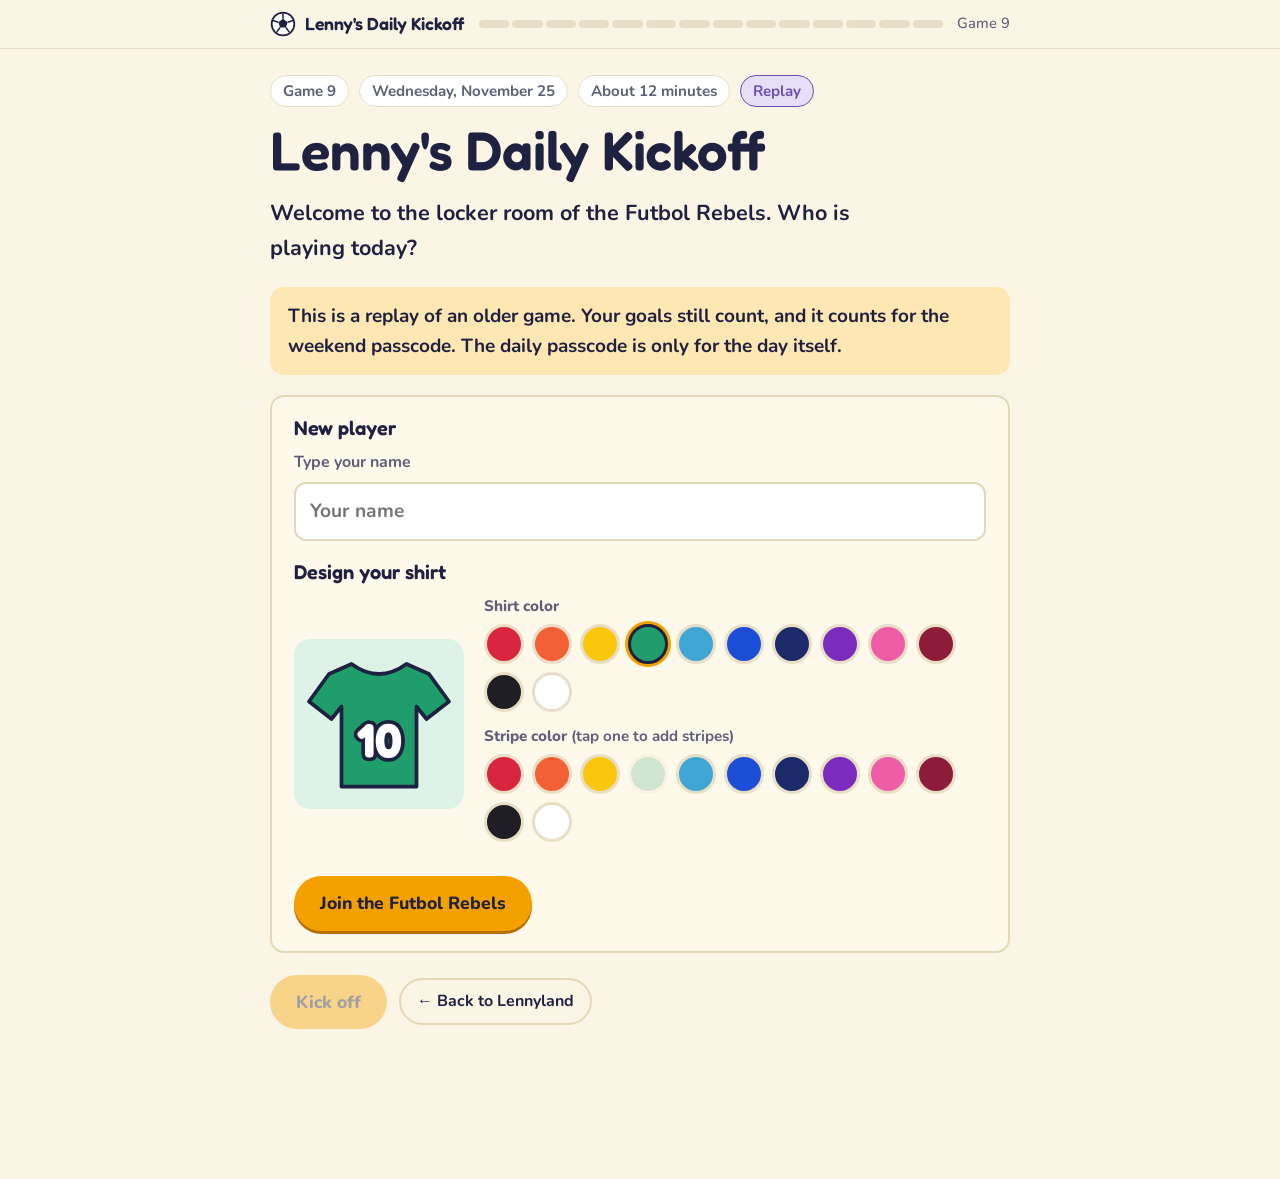
<file: e/009/index.html>
<!DOCTYPE html>
<html lang="en">
<head>
<meta charset="utf-8">
<meta name="viewport" content="width=device-width, initial-scale=1">
<title>Lenny's Daily Kickoff #9 · The Parade Balloons That Flew Away</title>
<link rel="preconnect" href="https://fonts.googleapis.com">
<link rel="stylesheet" href="https://fonts.googleapis.com/css2?family=Fredoka:wght@500;600;700&family=Nunito:wght@500;700;800&display=swap">
<link rel="stylesheet" href="../../assets/engine.css">
</head>
<body>
<div id="app"></div>
<div class="toast" id="toast"></div>
<script src="../../assets/common.js"></script>
<script>
/* ===== Game 9: the content for this day. The engine (assets/engine.js) does everything else. ===== */
window.GAME = {
  n: 9, code: 'LDK-009', date: '2026-11-25', week: '2026-W48',
  title: 'The Parade Balloons That Flew Away',
  theme: 'Bed-Stuy, Brooklyn and New York',
  pw: 'c2RyaWJnbmltbXVIIG11aWxlSCBnbmlsd29yRyBkZXJkbnVI',
  lede: 'ROAR! Growl! It is parade day in New York, a long, long time ago. Real bears are walking down the street. And they are GRUMPY.',
  guess: { q: 'Today a giant parade balloon floats on ropes, and people hold the ropes. How many people do you think it can take to hold just ONE giant balloon?', answer: 100, close: 15 },
  pages: [
    { scene: 'zoo',     text: 'In 1924, a big store called Macy\'s held its first parade. Bears, elephants, camels and monkeys from the Central Park Zoo walked six long miles. The tired animals roared and growled. Little kids got scared!' },
    { scene: 'poles',   text: 'Try one: in 1927, a {puppeteer|A person who makes puppets and moves them in shows.} named Tony Sarg designed giant balloons to take their place. Balloons never growl! Helpers carried them down the street on poles.' },
    { toy: 'gas',       text: 'Try two: in 1928, the balloons were filled with {helium|A gas that is lighter than air.}. Helium is lighter than air, so a helium balloon floats up all by itself. Your turn: fill a balloon three ways and let go!' },
    { scene: 'letgo',   text: 'But what do you do with giant balloons when the parade ends? In 1928, the helpers just let go! Up, up, up they went. A hummingbird balloon came down in the East River. Splash!' },
    { toy: 'valve',     text: 'Try three: soon, each balloon got a {valve|A tiny door that lets gas out slowly.} to leak helium slowly, and a tag with an address. Find a balloon, send it back, win a prize! Your turn: bring one down softly.' },
    { scene: 'sizes',   text: 'People raced to find them! And they were BIG. One early tiger balloon was 60 feet long. An elephant balloon was 20 feet long. Imagine finding THAT in your yard.',
      quick: { q: 'Line them up nose to tail: the 60-foot tiger and the 20-foot elephant. How many feet long is the line?', expr: '60 + 20 =', answer: 80,
               hint: 'Count the tens: 6 tens and 2 more tens.', fb: '[[60 + 20 = 80]] feet of balloon. That is about as long as two school buses!' } },
    { scene: 'plane',   text: 'But giant balloons got in the way of airplanes. So after 1932, nobody let them go anymore. From then on, every balloon stayed on its ropes.' },
    { scene: 'helpers', text: 'And those ropes need holding! Helium pulls up hard, and wind pushes too. Today it can take as many as **100 people** to hold just ONE giant balloon.', guessBack: true },
    { toy: 'count',     text: 'The helpers walk under the balloon and hold its ropes the whole way. Too few helpers, and it pulls away! Your turn: count the helpers by 10s.' },
    { scene: 'today',   text: '**Spot it in New York!** The parade is on Thanksgiving morning. It walks 2.5 miles through Manhattan, down to 34th Street. On the street or on TV, look under each giant balloon. Can you spot the helpers?',
      bonus: 'Bonus fact: On a very windy day, the giant balloons are not allowed to fly.' }
  ],
  riddle: { q: 'I am full, but I never eat. I fly, but I have no wings. Let go of my string and I am gone! What am I?', accept: ['balloon', 'baloon', 'ballon', 'balon', 'ballun', 'balun', 'ballown', 'bloon'], answer: 'a balloon',
            hint: 'You can blow me up for a birthday party.', explain: 'A balloon! It is full of air or helium, and a helium balloon flies away if you let go of its string.' },
  shots: {
    1: { q: 'Why did the parade swap real zoo animals for balloons?',
         opts: ['Because the tired animals roared and growled, and little kids got scared', 'Because the elephants kept eating the floats', 'Because the bears wanted to ride the subway', 'Because the camels forgot the way'], a: 0,
         hint: 'Think about the GRUMPY bears.', fb: 'The animals were tired from the six-mile walk. They roared and growled, and that scared little kids.' },
    2: { q: 'How does a helium balloon float up all by itself?',
         opts: ['Tiny birds push it from inside', 'It is afraid of the ground', 'Helium is lighter than air', 'The rope is made of magic'], a: 2,
         hint: 'What did you find out when you filled the balloon three ways?', fb: 'Helium is lighter than air. So a balloon full of helium floats up.' },
    order: { q: 'What happened to the parade? Tap the cards in order, from first to last.',
             cards: ['Real zoo animals walk in the parade.', 'Giant balloons are carried on poles.', 'Helium balloons are let go into the sky.', 'Every balloon stays on its ropes.'],
             hint: 'The story starts with a ROAR and ends with ropes.', fb: 'First came real animals. Then balloons on poles. Next, helium balloons were let go. Today they stay on their ropes.' },
    math: { q: 'The first parade started at 145th Street. It ended at 34th Street. How many streets apart is that?',
            stack: ['145', '− 34'], answer: 111,
            hint: 'Take away the ones first ([[5 − 4]]). Then take away the tens ([[4 − 3]]). The hundred stays.',
            fb: '[[145 − 34 = 111]] streets. No wonder the animals got tired!' },
    coach: { q: 'You are the coach! Tell your team: Why does ONE giant parade balloon need so many helpers?', starter: 'The balloon is full of helium, and helium...',
             ideas: ['helium is lighter than air, so a giant balloon full of helium pulls up hard', 'many helpers hold the ropes so the balloon does not fly away, and long ago balloons that were let go caused trouble'],
             rubric: ['I said helium is lighter than air.', 'I said the balloon pulls up, or the wind pushes it.', 'I said the helpers hold the ropes so it does not fly away.'],
             model: 'The balloon is full of helium, and helium is lighter than air. So the balloon pulls up really hard, and the wind pushes it too. Lots of helpers hold the ropes so it does not fly away.' },
    extra: [
      { kind: 'num', q: 'Hard numbers! Not every balloon needs 100 helpers. One year, one balloon had about 65. Imagine two balloons that size, side by side. How many helpers is that?', stack: ['65', '+ 65'], answer: 130,
        hint: 'Start with the ones: [[5 + 5 = 10]]. Write the 0 and carry 1 ten.', fb: '[[65 + 65 = 130]] helpers for just two balloons.' },
      { kind: 'tap', q: 'Brain teaser! Four balloons float in a line. The bird is first. The fish is last. The tiger is in front of the elephant. Who is second?', opts: ['The elephant', 'The tiger', 'The fish', 'The bird'], a: 1,
        hint: 'Put the bird first and the fish last. Two spots are left in the middle.', fb: 'The tiger! The line is bird, tiger, elephant, fish.' }
    ],
    golden: { q: '9 giant balloons float by. Under each one, 5 helpers wave at you. How many helpers are waving?', expr: '5 × 9 =', answer: 45,
              hint: 'Count by 5s, nine times. Or think of [[5 × 10 = 50]] and take one 5 away.', fb: '[[5 × 9 = 45]] waving helpers. Wave back!' }
  },
  lesson: 'Today\'s story, "The Parade Balloons That Flew Away": In 1924, a New York store called Macy\'s held its first parade. Bears, elephants, camels and monkeys from the Central Park Zoo walked six miles, from 145th Street to 34th Street. The tired animals roared and growled, and little kids got scared. In 1927, a puppeteer named Tony Sarg designed giant balloons to take their place. Helpers carried them on poles. In 1928, the balloons were filled with helium, a gas that is lighter than air, so they floated up. A balloon full of air sinks slowly, and one full of water drops fast. After the 1928 parade the helpers let the balloons go. A hummingbird balloon came down in the East River. Soon each balloon got a valve to leak helium slowly and a tag with an address. People who sent one back got a prize. An early tiger balloon was 60 feet long and an elephant 20 feet. Balloons got in the way of airplanes, so after 1932 nobody let them go. Today as many as 100 people hold the ropes of one giant balloon. The Thanksgiving parade walks 2.5 miles. On very windy days the balloons are not allowed to fly.',
  chips: ['Why does helium float?', 'Why did they let the balloons go?', 'Who was Tony Sarg?', 'Why so many helpers?', 'Tell me a parade fact'],
  helperQA: [
    { q: 'Why does helium float?', a: 'Helium is a gas that is lighter than air. So a balloon full of helium gets pushed up, like a beach ball in a pool.' },
    { q: 'Why did they stop letting the balloons go?', a: 'Giant balloons in the sky got in the way of airplanes. So after 1932, every balloon stayed on its ropes.' }
  ],
  dinner: [
    'In 1924, a big New York store\'s first parade had real bears, elephants, camels and monkeys from the Central Park Zoo.',
    'Long ago, the giant parade balloons were let go at the end, and people who found one and sent it back got a prize.',
    'Today it can take as many as 100 people to hold the ropes of just one giant parade balloon.'
  ],
  notes: [
    'Exact: The first Macy\'s parade was on November 27, 1924, from 145th Street and Convent Avenue in Harlem to the store at 34th Street, about six miles, with bears, elephants, camels and monkeys on loan from the Central Park Zoo. History.com says the roars and growls of the tired animals frightened young spectators and they were replaced by balloons in 1927. Tony Sarg, a puppeteer and theatrical designer, designed the balloons, which were made by Goodyear in Akron, Ohio. Balloons were released at the end of the parade from 1928 until 1932. In 1928 a hummingbird balloon came down in the East River. The Smithsonian gives an early elephant as 20 feet long and a tiger as 60 feet long. Today\'s route is 2.5 miles and ends at 34th Street. The math shot counts street numbers (145 − 34); the real walk also went along several avenues.',
    'Where sources disagree: (1) Helium. History.com calls the 1927 balloon helium-filled; Smithsonian and Untapped New York say the 1927 balloons were held up on poles by handlers and helium came in 1928. The story follows the second account. (2) What happened in 1928. One source says the released balloons all burst; TIME lists where several came down (Long Island, the East River). The story says only that they went up and that one came down in the river. (3) The prize. TIME says a $100 reward, others say a gift or store credit, so the story says "a prize". (4) Helpers. NBC says 80 to 100 handlers per giant balloon, an older Time Out count says 70 to 100, and a 2015 CBS report gives about 65 for one balloon. The story says "as many as 100", and the hard-numbers shot uses the 65. (5) When the valve and address tag arrived: Smithsonian says 1929, TIME describes them on the balloons released in 1928, so the story says "soon". (6) Whether the first balloons of 1927 were animals: the best known was a cartoon cat, which the story does not name or draw, so it says only "giant balloons". The picture for 1927 shows a made-up tiger; the real tiger balloon is usually dated 1928.',
    'Simplified: the first toy shows a party-size balloon. An air-filled balloon sinks because its rubber skin makes it a little heavier than the air around it; helium rises because it is much lighter than air. The second toy shows the idea of the slow-leak valve, not its real design, and "four puffs" is made up. In the third toy the balloon rises when it has too few helpers; real balloons are also tied to small vehicles, and the count of 100 is the top of the range. "About as long as two school buses" assumes buses of 35 to 45 feet. The windy-day fact is a New York City rule: giant balloons are grounded when steady winds pass 23 mph or gusts pass 34 mph (reported by centralpark.com on November 24, 2026). The pictures show made-up balloon animals and plain stand-in people, with no real characters or brand marks.',
    'Left out: the reasons the releases ended were frightening. Released balloons tangled with airplanes in 1931 and 1932 (everyone landed safely), one caught fire on a wire, and a tiger balloon was torn apart by people pulling on it. The child\'s text says only that balloons "got in the way of airplanes". The store is named once because the parade carries its name.'
  ],
  sources: [
    { t: 'History.com: The First Macy\'s Thanksgiving Day Parade', u: 'https://www.history.com/articles/the-first-macys-thanksgiving-day-parade' },
    { t: 'Smithsonian Magazine: The Puppeteer Who Brought Balloons to the Thanksgiving Day Parade', u: 'https://www.smithsonianmag.com/arts-culture/the-puppeteer-who-brought-balloons-to-the-thanksgiving-day-parade-180947863/' },
    { t: 'TIME: the history of the Thanksgiving parade balloons', u: 'https://time.com/3594677/balloons-thanksgiving-history' },
    { t: 'Untapped New York: When the Thanksgiving Day Parade balloons were released', u: 'https://untappedcities.com/2023/11/22/thanksgiving-day-parade-balloon-release/' },
    { t: 'NBC Insider: Why don\'t the parade balloons fly away? (balloon handlers)', u: 'https://www.nbc.com/nbc-insider/why-dont-macys-thanksgiving-day-parade-balloons-fly-away' }
  ]
};

/* ===== pictures for this story (original drawings made of simple shapes) ===== */
(function(){
  const A = window.ART;
  const INK = '#1E2140', RED = '#C8452D', GREY = '#9AA3B2', GREY2 = '#7C8496', ORANGE = '#F28C28', BROWN = '#8A5A2B', BLUE = '#3FA7D6', GREEN = '#1F9D6B', ROAD = '#8A8E9B', GRASS = '#7CC47A', CITY = '#A9B8D6', GOLD = '#F2B632';
  const SHIRTS = ['#D7263D','#1D4ED8','#1F9D6B','#F46036','#7B2CBF','#3FA7D6','#EF5DA8','#F9C80E'];
  /* a made-up animal drawn around (x, y); s = size. o.legs: a real animal with legs; o.shine: a shiny balloon */
  function animal(kind, x, y, s, o){
    o = o || {};
    let g = '<g transform="translate('+x+','+y+') scale('+s+')" stroke="'+INK+'" stroke-width="'+(3/s).toFixed(2)+'" stroke-linejoin="round" stroke-linecap="round">';
    const legs = (xs, top, h, fill) => o.legs ? xs.map(lx=>'<rect x="'+(lx-6)+'" y="'+top+'" width="12" height="'+h+'" rx="3" fill="'+fill+'"/>').join('') : '';
    const eye = (ex, ey) => '<circle cx="'+ex+'" cy="'+ey+'" r="3" fill="'+INK+'" stroke="none"/>';
    let shine = '';
    if(kind==='elephant'){
      g += legs([-30,-10,14,34], 20, 30, GREY2)
        + '<path d="M-48 -6q-14 6 -10 22" fill="none"/>'
        + '<ellipse cx="0" cy="0" rx="50" ry="32" fill="'+GREY+'"/>'
        + '<circle cx="48" cy="-12" r="24" fill="'+GREY+'"/>'
        + '<path d="M66 -4q16 6 12 36" fill="none" stroke="'+INK+'" stroke-width="'+(13/1).toFixed(0)+'"/><path d="M66 -4q16 6 12 36" fill="none" stroke="'+GREY+'" stroke-width="8"/>'
        + '<ellipse cx="36" cy="-12" rx="12" ry="19" fill="'+GREY2+'"/>' + eye(56, -18);
      shine = '<ellipse cx="-14" cy="-16" rx="18" ry="7" fill="#fff" opacity="0.6" stroke="none"/>';
    } else if(kind==='tiger'){
      g += legs([-40,-20,22,42], 14, 26, ORANGE)
        + '<path d="M-58 -4q-22 -8 -18 -28" fill="none" stroke="'+INK+'" stroke-width="9"/><path d="M-58 -4q-22 -8 -18 -28" fill="none" stroke="'+ORANGE+'" stroke-width="5"/>'
        + '<ellipse cx="0" cy="0" rx="60" ry="24" fill="'+ORANGE+'"/>'
        + [-34,-14,6,26].map(sx=>'<path d="M'+sx+' -20l6 16" stroke="'+INK+'" stroke-width="5" fill="none"/>').join('')
        + '<path d="M50 -24l4 -14l10 10zM70 -24l8 -12l4 14z" fill="'+ORANGE+'"/>'
        + '<circle cx="62" cy="-8" r="20" fill="'+ORANGE+'"/>' + eye(58, -12) + eye(70, -12) + '<path d="M58 -1q6 5 12 0" fill="none"/>';
      shine = '<ellipse cx="-10" cy="-13" rx="20" ry="5" fill="#fff" opacity="0.6" stroke="none"/>';
    } else if(kind==='bear'){
      g += legs([-28,-8,12,30], 18, 28, BROWN)
        + '<ellipse cx="0" cy="0" rx="46" ry="30" fill="'+BROWN+'"/>'
        + '<circle cx="30" cy="-36" r="8" fill="'+BROWN+'"/><circle cx="54" cy="-36" r="8" fill="'+BROWN+'"/>'
        + '<circle cx="42" cy="-18" r="21" fill="'+BROWN+'"/><ellipse cx="50" cy="-10" rx="10" ry="7" fill="#D9A45B"/>' + eye(38, -22) + eye(50, -24)
        + '<path d="M44 -8q6 6 12 0" fill="#fff"/>';
    } else if(kind==='fish'){
      g += '<path d="M-44 0l-28 -22v44z" fill="'+BLUE+'"/><ellipse cx="0" cy="0" rx="50" ry="26" fill="'+BLUE+'"/><path d="M-6 -24l12 -16l10 18z" fill="'+BLUE+'"/>' + eye(30, -6) + '<path d="M36 8q6 2 10 -2" fill="none"/>';
      shine = '<ellipse cx="-8" cy="-12" rx="18" ry="5" fill="#fff" opacity="0.6" stroke="none"/>';
    } else { /* bird: a hummingbird with a long beak */
      g += '<path d="M-26 2l-30 14l6 -22z" fill="'+GREEN+'"/><path d="M-6 -10l-26 -34l40 22z" fill="#7CF29A"/><ellipse cx="0" cy="0" rx="30" ry="17" fill="'+GREEN+'"/>'
        + '<path d="M40 -12L84 -8" stroke="'+INK+'" stroke-width="5" fill="none"/><circle cx="30" cy="-10" r="13" fill="'+GREEN+'"/>' + eye(34, -13);
      shine = '<ellipse cx="-6" cy="-7" rx="12" ry="4" fill="#fff" opacity="0.6" stroke="none"/>';
    }
    if(o.shine) g += shine;
    return g + '</g>';
  }
  function line(x1, y1, x2, y2, w, color){ return '<path d="M'+x1+' '+y1+'L'+x2+' '+y2+'" stroke="'+(color||INK)+'" stroke-width="'+(w||2)+'" stroke-linecap="round"/>'; }
  function street(){ return '<rect y="262" width="640" height="38" fill="'+ROAD+'"/>'; }
  function crowd(x0, x1, y, step, up){ let s='', i=0; for(let x=x0; x<=x1; x+=step){ s += A.person(x, y, SHIRTS[i%SHIRTS.length], up); i++; } return s; }
  /* a round party balloon; x, y = middle */
  function party(x, y, color, flat){
    if(flat) return '<path d="M'+(x-34)+' '+y+'q10 -16 26 -6q14 -14 24 2q16 -4 18 6z" fill="'+color+'" stroke="'+INK+'" stroke-width="3" stroke-linejoin="round"/>';
    return '<path d="M'+x+' '+(y+34)+'q-8 14 0 30" fill="none" stroke="'+INK+'" stroke-width="2"/><ellipse cx="'+x+'" cy="'+y+'" rx="30" ry="36" fill="'+color+'" stroke="'+INK+'" stroke-width="3"/><path d="M'+(x-6)+' '+(y+35)+'h12l-6 8z" fill="'+color+'" stroke="'+INK+'" stroke-width="2"/><ellipse cx="'+(x-10)+'" cy="'+(y-14)+'" rx="8" ry="12" fill="#fff" opacity="0.6"/>';
  }
  const GAS = { air:['air','#EF5DA8'], helium:['helium','#F9C80E'], water:['water','#3FA7D6'] };

  /* toy 1: fill a balloon three ways and let go */
  function gasPic(kind, gone){
    let s = '<rect y="0" width="640" height="36" fill="#E8E2D0"/>' + line(0, 36, 640, 36, 3) + '<rect y="262" width="640" height="38" fill="#B58A5A"/>'
      + A.tag(20, 4, 80, 'ceiling') + A.tag(20, 268, 60, 'floor');
    s += A.person(250, 262, '#1D4ED8', !gone && !!kind);
    if(!kind){ s += A.tag(330, 130, 180, 'Pick what goes inside.'); return s; }
    const k = GAS[kind];
    if(!gone){ s += party(300, 150, k[1]) + A.tag(360, 130, 150, 'full of '+k[0]); return s; }
    if(kind==='helium') s += party(330, 74, k[1]) + line(300, 150, 300, 190, 4, GOLD) + line(292, 160, 300, 150, 4, GOLD) + line(308, 160, 300, 150, 4, GOLD) + A.text(470, 100, 28, 'Up it goes!', RED);
    else if(kind==='air') s += party(330, 196, k[1]) + line(300, 110, 300, 150, 4, GOLD) + line(292, 140, 300, 150, 4, GOLD) + line(308, 140, 300, 150, 4, GOLD) + A.text(480, 190, 26, 'It sinks slowly.', INK);
    else s += party(330, 262, k[1], true) + [[-50,-16],[-30,-34],[4,-40],[36,-30],[56,-12]].map(p=>'<ellipse cx="'+(330+p[0])+'" cy="'+(262+p[1])+'" rx="5" ry="8" fill="'+BLUE+'" stroke="'+INK+'" stroke-width="2"/>').join('') + A.text(480, 190, 30, 'SPLASH!', RED);
    return s;
  }
  /* toy 2: a slow leak brings the balloon down; step 0 to 4 */
  function valvePic(step){
    const y = 60 + step*36, sc = 1 - step*0.07;
    let s = A.sun(580, 46) + '<rect y="250" width="640" height="50" fill="'+GRASS+'"/>'
      + '<rect x="40" y="190" width="90" height="60" fill="#FFF4DC" stroke="'+INK+'" stroke-width="3"/><path d="M30 190l55 -40l55 40z" fill="'+RED+'" stroke="'+INK+'" stroke-width="3" stroke-linejoin="round"/><rect x="74" y="216" width="22" height="34" fill="'+BROWN+'" stroke="'+INK+'" stroke-width="3"/>';
    s += animal('fish', 320, y, 1.25*sc, {shine:true});
    s += '<rect x="'+(316)+'" y="'+(y+30*sc).toFixed(0)+'" width="12" height="10" fill="'+GOLD+'" stroke="'+INK+'" stroke-width="2"/>';
    if(step>0 && step<4) s += [0,1,2].map(i=>'<circle cx="'+(312+i*10)+'" cy="'+(y+56+i*8).toFixed(0)+'" r="'+(3+i)+'" fill="#fff" stroke="'+INK+'" stroke-width="1.5"/>').join('') + A.text(322, (y+100), 18, 'psss', INK);
    s += line(360, y+10, 392, y+50, 2) + '<rect x="380" y="'+(y+48)+'" width="'+(step>=4?150:44)+'" height="26" rx="4" fill="#fff" stroke="'+INK+'" stroke-width="2"/>';
    if(step>=4) s += A.text(455, y+67, 16, 'Send me home!', RED) + A.person(190, 262, '#7B2CBF', true) + A.text(190, 206, 20, 'Found it!', INK);
    else s += A.text(402, y+67, 15, 'tag', INK);
    s += A.tag(20, 14, 150, step>=4 ? 'A soft landing!' : 'high in the sky') ;
    if(step<4) s += A.tag(180, y+26>200?200:y+30, 60, 'valve');
    return s;
  }
  /* toy 3: count the helpers by 10s; n = 0 to 100 */
  function countPic(n){
    const y = 54 + n*0.5;
    let s = street();
    for(let i=0;i<n;i++){ const row=Math.floor(i/50), col=i%50; s += A.person(26+col*12, 262+row*30, SHIRTS[Math.floor(i/10)%SHIRTS.length]); }
    s += animal('elephant', 300, y, 1.3, {shine:true});
    const feet = n===0 ? y+90 : 226;
    [-50,-20,10,40].forEach((d,i)=>{ s += line(300+d, y+40, n===0 ? 300+d : 300+d*4-20, feet, 2); });
    if(n<100) s += line(470, y+10, 470, y-22, 5, RED) + line(460, y-10, 470, y-22, 5, RED) + line(480, y-10, 470, y-22, 5, RED);
    s += A.text(560, 96, 24, 'Helpers', INK) + A.text(560, 156, 58, String(n), RED);
    s += A.tag(20, 14, 170, n>=100 ? 'Steady at last!' : 'It is pulling up!');
    return s;
  }

  window.SCENES = {
    zoo(){
      return A.frame(A.sun(70, 50) + A.skyline(380, [70,110,84,130,96,120,76,104,90,124,80], CITY, 262) + street()
        + animal('bear', 150, 214, 1, {legs:true}) + animal('elephant', 330, 204, 1.05, {legs:true})
        + A.text(160, 150, 34, 'ROAR!', RED) + A.text(350, 130, 28, 'GROWL!', RED)
        + A.person(500, 262, '#EF5DA8', true) + A.person(530, 262, '#3FA7D6', true) + A.person(560, 262, '#F9C80E', true)
        + A.tag(470, 180, 130, 'Scared kids!') + A.tag(20, 14, 60, '1924'));
    },
    poles(){
      let s = A.skyline(20, [90,120,70,110,84], CITY, 262) + street();
      [200, 290, 380].forEach((x,i)=>{ s += line(x, 150, x, 236, 5, BROWN) + A.person(x-14, 262, SHIRTS[i], true); });
      s += animal('tiger', 290, 124, 1.9, {shine:true});
      return A.frame(s + A.tag(440, 200, 180, 'A balloon on poles') + A.tag(470, 50, 150, 'It never growls!'));
    },
    letgo(){
      return A.frame(A.skyline(20, [60,90,70,100,64,84], CITY, 232)
        + '<rect y="232" width="400" height="68" fill="'+ROAD+'"/><rect x="400" y="232" width="240" height="68" fill="'+BLUE+'"/>'
        + animal('elephant', 150, 70, 0.9, {shine:true}) + line(140, 100, 132, 150) + line(160, 100, 168, 150)
        + animal('fish', 330, 110, 0.8, {shine:true}) + line(326, 132, 320, 176)
        + animal('bird', 500, 236, 1.1, {shine:true})
        + [[-70,-8],[-52,-24],[60,-22],[84,-6]].map(p=>'<ellipse cx="'+(500+p[0])+'" cy="'+(236+p[1])+'" rx="5" ry="8" fill="#DDF2FB" stroke="'+INK+'" stroke-width="2"/>').join('')
        + crowd(60, 300, 290, 48, true)
        + A.tag(20, 14, 150, '1928: Let go!') + A.tag(440, 150, 120, 'East River') + A.text(520, 120, 30, 'Splash!', RED));
    },
    sizes(){
      let s = '<rect y="250" width="640" height="50" fill="'+GRASS+'"/>';
      s += animal('tiger', 232, 130, 2.6, {shine:true});
      s += line(36, 214, 444, 214, 4, RED) + line(36, 204, 36, 224, 4, RED) + line(444, 204, 444, 224, 4, RED) + A.tag(190, 222, 100, '60 feet long');
      s += animal('elephant', 530, 140, 0.95, {shine:true});
      s += line(476, 214, 612, 214, 4, RED) + line(476, 204, 476, 224, 4, RED) + line(612, 204, 612, 224, 4, RED) + A.tag(494, 222, 100, '20 feet long');
      return A.frame(s + A.person(460, 290, '#1D4ED8') + A.tag(20, 262, 130, 'tiger balloon') + A.tag(470, 60, 150, 'elephant balloon'));
    },
    plane(){
      return A.frame(A.sun(70, 50) + A.skyline(200, [50,80,60,96,70,88,56,76,64,90], CITY, 300)
        + '<g stroke="'+INK+'" stroke-width="3" stroke-linejoin="round"><path d="M70 150h120q24 0 24 -12q0 -12 -24 -12h-90l-22 -22h-14z" fill="#fff"/><path d="M120 138l-30 34h26l40 -34z" fill="'+RED+'"/><circle cx="218" cy="138" r="5" fill="'+INK+'"/></g>'
        + line(222, 120, 222, 156, 5)
        + animal('fish', 470, 110, 1.15, {shine:true}) + line(460, 142, 452, 200) + line(486, 142, 494, 200)
        + A.text(330, 120, 44, '?', RED)
        + A.tag(20, 200, 250, 'Balloons got in the way.') + A.tag(360, 240, 260, '1932: no more letting go!'));
    },
    helpers(){
      let s = street();
      for(let i=0;i<50;i++) s += A.person(26+i*12, 262, SHIRTS[Math.floor(i/5)%SHIRTS.length]);
      for(let i=0;i<50;i++) s += A.person(26+i*12, 292, SHIRTS[(Math.floor(i/5)+3)%SHIRTS.length]);
      [-50,-20,10,40].forEach(d=>{ s += line(250+d, 118, 250+d*4, 228, 2); });
      s += animal('elephant', 250, 70, 1.45, {shine:true});
      return A.frame(s + A.text(520, 110, 72, '100', RED) + A.tag(424, 126, 196, 'helpers for ONE balloon'));
    },
    today(){
      let s = A.sun(70, 50) + A.skyline(10, [120,160,100,180,130], CITY, 262) + A.skyline(500, [150,110,170,130,100,140], CITY, 262) + street();
      s += crowd(180, 420, 262, 24);
      [-40,-10,20,50].forEach(d=>{ s += line(300+d, 132, 300+d*2.6, 228, 2); });
      s += animal('tiger', 300, 90, 1.7, {shine:true});
      return A.frame(s + A.tag(440, 14, 190, 'Thanksgiving morning') + A.tag(214, 196, 172, 'Spot the helpers!') );
    }
  };

  /* ===== the three things to play with ===== */
  window.TOYS = {
    gas: {
      title: 'Your turn: fill a balloon three ways!', cap: 'Pick what goes inside. Then let go. Try all three!', hint: 'Try air, helium and water first.',
      init(box, api){
        let kind=null, gone=false; const tried={};
        box.innerHTML='<div class="pic"></div><div class="controls"><button class="btn small toybtn" data-m="air">Air</button><button class="btn small toybtn" data-m="helium">Helium</button><button class="btn small toybtn" data-m="water">Water</button><button class="btn small toybtn" data-m="go">Let go!</button></div><p class="cap msg" style="margin-top:12px"></p>';
        const pic=box.querySelector('.pic'), msg=box.querySelector('.msg'), bs=box.querySelectorAll('.toybtn');
        function draw(){
          pic.innerHTML=A.frame(gasPic(kind, gone));
          const choosing = !kind || gone;
          bs.forEach(b=>{ const m=b.dataset.m; b.disabled = m==='go' ? choosing : (!choosing || !!tried[m]); });
          msg.textContent = !kind ? 'Three balloons to test. Which one will float up?'
            : !gone ? 'The balloon is full of '+kind+'. Let go and watch!'
            : kind==='air' ? 'The air balloon sinks slowly to the floor. With its rubber skin, it is a tiny bit heavier than the air around it.'
            : kind==='water' ? 'SPLASH! Water is much heavier than air, so the water balloon drops fast.'
            : 'The helium balloon floats up to the ceiling! Helium is lighter than air.';
        }
        bs.forEach(b=>{ b.onclick=()=>{
          const m=b.dataset.m;
          if(m==='go'){ if(!kind || gone) return; gone=true; tried[kind]=true; }
          else { if(tried[m] || (kind && !gone)) return; kind=m; gone=false; }
          draw();
          if(tried.air && tried.helium && tried.water) api.done();
        }; });
        draw();
      }
    },
    valve: {
      title: 'Your turn: bring the balloon down softly!', cap: 'Tap the button to let a little helium out, puff by puff.', hint: 'Bring the balloon all the way down first.',
      init(box, api){
        let step=0;
        const LINES = ['The fish balloon is high over the houses. Open the valve a little!', 'Psss! A little helium leaks out. The balloon sinks a bit.', 'Psss! Less helium, less lift. Down it comes.', 'Psss! Almost there. Nice and slow.', 'A soft landing in a yard! The tag tells the finder where to send it.'];
        box.innerHTML='<div class="pic"></div><div class="controls"><button class="btn small toybtn">Let a little helium out</button></div><p class="cap msg" style="margin-top:12px"></p>';
        const pic=box.querySelector('.pic'), btn=box.querySelector('.toybtn'), msg=box.querySelector('.msg');
        function draw(){ pic.innerHTML=A.frame(valvePic(step)); msg.textContent=LINES[step]; if(step>=4) btn.textContent='Landed!'; }
        btn.onclick=()=>{ if(step>=4) return; step++; draw(); if(step>=4){ btn.disabled=true; api.done(); } };
        draw();
      }
    },
    count: {
      title: 'Your turn: count the helpers', cap: 'Tap the button and count the helpers by 10s!', hint: 'Count all the way up to 100 first.',
      init(box, api){
        let n=0;
        box.innerHTML='<div class="pic"></div><div class="controls"><button class="btn small toybtn">10 more helpers</button><div class="readout">Helpers: <b class="num out">0</b></div></div><p class="cap msg" style="margin-top:12px"></p>';
        const pic=box.querySelector('.pic'), btn=box.querySelector('.toybtn'), out=box.querySelector('.out'), msg=box.querySelector('.msg');
        function draw(){
          pic.innerHTML=A.frame(countPic(n)); out.textContent=String(n);
          msg.textContent = n===0 ? 'Nobody is holding the ropes. The balloon is pulling up!' : n<100 ? n+' helpers. It still pulls up. Keep counting by 10s!' : '100 helpers! Now the giant balloon is steady.';
        }
        btn.onclick=()=>{ if(n>=100) return; n+=10; draw(); if(n>=100){ btn.disabled=true; api.done(); } };
        draw();
      }
    }
  };
})();
</script>
<script src="../../assets/engine.js"></script>
</body>
</html>
</file>
<file: assets/engine.css>
/* Lenny's Daily Kickoff: shared styles. Built on The Daily Wow kit (MIT, (c) 2026 Raphael Cohen). */
:root{
  --bg:#FBF5E6; --card:#FFFFFF; --card2:#FFF9EC; --ink:#1E2140; --muted:#5D6078;
  --sun:#F4A100; --sun-deep:#B86F00; --sun-soft:#FFE7B3;
  --nile:#167C8A; --nile-soft:#D6EEF1; --shadow:#6A4FB3; --shadow-soft:#E6DFF7;
  --sand:#E6D8B6; --line:#E9DFC6; --ok:#1F8A5B; --ok-soft:#DDF3E7; --bad:#C8452D; --bad-soft:#FBE3DE;
  --sky2:#EAF6FF; --pitch:#2E9E5B; --focus:#F4A100;
}
@media (prefers-color-scheme: dark){
  :root{
    --bg:#141930; --card:#1E2443; --card2:#252B4F; --ink:#F4EEDD; --muted:#B7BAD0;
    --sun:#FFB324; --sun-deep:#FFC757; --sun-soft:#4A3A12;
    --nile:#5BC7D4; --nile-soft:#173A44; --shadow:#B9A2F2; --shadow-soft:#302A52;
    --sand:#3B4268; --line:#343B62; --ok:#4FD08F; --ok-soft:#173A2C; --bad:#F2806F; --bad-soft:#4A2320;
    --sky2:#0F1B3A; --pitch:#3DBE74;
  }
}
*{box-sizing:border-box}
html{-webkit-text-size-adjust:100%}
body{margin:0;background:var(--bg);color:var(--ink);font-family:Nunito,"Trebuchet MS",Arial,sans-serif;font-size:19px;line-height:1.6;font-weight:500}
#app{overflow-x:hidden}
h1,h2,h3{font-family:Fredoka,Nunito,Arial,sans-serif;font-weight:600;line-height:1.15;text-wrap:balance;margin:0}
h1{font-size:clamp(2.2rem,7vw,3.4rem)}
h2{font-size:clamp(1.6rem,4.5vw,2.1rem)}
h3{font-size:1.25rem}
p{margin:0 0 1em}
.num{font-variant-numeric:tabular-nums}
.math{display:inline-block;font-variant-numeric:tabular-nums;white-space:nowrap;font-weight:800}
a{color:var(--nile)}
button{font:inherit;color:inherit;-webkit-tap-highlight-color:transparent}
button:focus-visible,input:focus-visible,textarea:focus-visible{outline:3px solid var(--focus);outline-offset:2px}
[hidden]{display:none!important}

/* top bar */
.topbar{position:sticky;top:0;z-index:10;background:color-mix(in srgb,var(--bg) 90%,transparent);backdrop-filter:blur(8px);border-bottom:1px solid var(--line)}
.topbar-in{max-width:780px;margin:0 auto;padding:10px 20px;display:flex;align-items:center;gap:14px}
.brand{text-decoration:none;color:inherit;display:flex;align-items:center;gap:9px;font-family:Fredoka,Nunito,sans-serif;font-weight:600;font-size:1.1rem;white-space:nowrap}
.brand svg{width:26px;height:26px;flex:none}
.progress{flex:1;display:grid;grid-template-columns:repeat(14,1fr);gap:3px}
.progress span{height:8px;border-radius:4px;background:var(--line);transition:background .3s}
.progress span.done{background:var(--pitch)}
.progress span.cur{background:var(--sun);box-shadow:0 0 0 2px var(--sun-soft)}
.who{font-size:.92rem;color:var(--muted);white-space:nowrap;display:flex;gap:7px;align-items:center}
.who b{color:var(--ink)}
.who .kit svg{display:block}
.statpill{display:inline-flex;align-items:center;gap:5px;background:var(--card);border:1px solid var(--line);border-radius:999px;padding:2px 9px;font-size:.85rem;white-space:nowrap;font-weight:800;color:var(--ink)}
.statpill svg{width:15px;height:15px}
@media (max-width:640px){.brand span.t{display:none}}

main{max-width:780px;margin:0 auto;padding:0 20px 130px}
.step{display:none;padding:26px 0 8px}
.step.shown{display:block;animation:rise .4s ease-out both}
@keyframes rise{from{opacity:.001;transform:translateY(12px)}to{opacity:1;transform:none}}
@media (prefers-reduced-motion:reduce){.step.shown{animation:none} *{transition:none!important}}

/* page marker */
.ch{display:flex;align-items:center;gap:10px;margin-bottom:10px;color:var(--muted);font-size:.95rem;font-weight:800;letter-spacing:.04em;text-transform:uppercase}
.ch .half{background:var(--ok-soft);color:var(--ok);border-radius:999px;padding:2px 12px;letter-spacing:.03em}

/* story */
.pic{border-radius:16px;overflow:hidden;border:2px solid var(--sand);margin:6px 0 18px;background:var(--sky2)}
.pic svg{display:block;width:100%;height:auto}
.story{font-size:1.5rem;line-height:1.55;font-weight:700;margin:0 0 .6em}
.story .big{font-family:Fredoka,Nunito,sans-serif;color:var(--sun-deep)}
.word{background:none;border:0;border-bottom:3px dotted var(--sun);padding:0;cursor:pointer;font-weight:inherit}
.nb{white-space:nowrap}
.defbox{display:none;background:var(--sun-soft);border-radius:12px;padding:10px 16px;margin:0 0 14px;font-size:1.05rem}
.defbox.show{display:block}
.lede{font-size:1.35rem;font-weight:700;max-width:30em;margin-top:14px}

/* hero */
.hero{position:relative}
.hero .deco{position:absolute;top:8px;right:-30px;width:200px;height:200px;opacity:.22;z-index:0;pointer-events:none}
.hero > *:not(.deco){position:relative;z-index:1}
.eyebrow{display:flex;gap:10px;align-items:center;color:var(--muted);font-size:.95rem;margin-bottom:12px;flex-wrap:wrap;font-weight:700}
.eyebrow .tag{background:var(--card);border:1px solid var(--line);border-radius:999px;padding:3px 12px}

/* cards & panels */
.panel{background:var(--card);border:1px solid var(--line);border-radius:14px;padding:20px 22px;margin:20px 0}
.panel.instrument{border:2px solid var(--sand);background:var(--card2)}
.panel h3{margin-bottom:10px}
.panel .cap{color:var(--muted);font-size:1rem;margin:0}
.aha{border-left:6px solid var(--sun);padding:6px 18px;margin:20px 0;font-size:1.15rem;font-weight:700}
.aha b{color:var(--sun-deep)}
.twocol{display:grid;grid-template-columns:1fr 1fr;gap:16px}
@media (max-width:640px){.twocol{grid-template-columns:1fr}}
.controls{display:flex;gap:14px;align-items:center;flex-wrap:wrap;margin-top:14px}
.controls label{display:flex;flex-direction:column;gap:6px;flex:1;min-width:180px;font-size:1rem;color:var(--muted);font-weight:700}
input[type=text],textarea{font:inherit;font-weight:700;padding:12px 14px;border:2px solid var(--sand);border-radius:12px;background:var(--card);color:var(--ink);width:100%;font-size:1.2rem}
input.numin{max-width:170px;text-align:center;font-family:Fredoka,Nunito,sans-serif;font-size:1.6rem;padding:8px 10px}
textarea{min-height:130px;resize:vertical;line-height:1.5}
.readout{font-size:1.05rem;background:var(--card);border:1px solid var(--line);border-radius:10px;padding:10px 14px;display:inline-flex;gap:8px;align-items:baseline;font-weight:700}
.readout b{font-family:Fredoka,Nunito,sans-serif;font-size:1.6rem;color:var(--sun-deep)}
.seg{display:inline-flex;border:2px solid var(--sand);border-radius:999px;overflow:hidden}
.seg button{background:transparent;border:0;padding:10px 18px;cursor:pointer;font-weight:800}
.seg button.on{background:var(--ink);color:var(--bg)}

.btn{display:inline-flex;align-items:center;gap:8px;background:var(--sun);color:#1E2140;border:0;border-radius:999px;padding:13px 26px;font-weight:800;font-size:1.1rem;cursor:pointer;box-shadow:0 3px 0 var(--sun-deep);transition:transform .08s}
.btn:active{transform:translateY(2px);box-shadow:0 1px 0 var(--sun-deep)}
.btn:disabled{opacity:.4;cursor:not-allowed;box-shadow:none}
.btn.ghost{background:transparent;color:var(--ink);border:2px solid var(--sand);box-shadow:none}
.btn.small{padding:9px 16px;font-size:1rem}
.next{margin:22px 0 12px;display:flex;gap:12px;align-items:center;flex-wrap:wrap}
.next .hintline{color:var(--muted);font-size:.95rem;font-weight:700}

/* players */
.tracks{display:grid;grid-template-columns:1fr 1fr;gap:14px;margin:14px 0}
@media (max-width:560px){.tracks{grid-template-columns:1fr}}
.track{border:3px solid var(--line);background:var(--card);border-radius:16px;padding:12px 16px;cursor:pointer;text-align:left;display:flex;gap:14px;align-items:center;transition:border-color .2s,transform .1s}
.track.on{border-color:var(--pitch)}
.track small{display:block;color:var(--muted);font-weight:700}
.kitlab{display:grid;grid-template-columns:170px 1fr;gap:20px;align-items:center}
@media (max-width:560px){.kitlab{grid-template-columns:1fr;justify-items:center}}
.kitprev{display:grid;place-items:center;background:var(--ok-soft);border-radius:16px;padding:10px}
.swatches{display:flex;gap:8px;flex-wrap:wrap;margin:6px 0 12px}
.sw{width:40px;height:40px;border-radius:50%;border:3px solid var(--line);cursor:pointer;padding:0}
.sw.on{border-color:var(--ink);box-shadow:0 0 0 3px var(--sun)}
.sw:disabled{opacity:.2;cursor:not-allowed}
.swhint{font-weight:700}
.swlabel{font-size:.95rem;color:var(--muted);font-weight:800}

/* quiz */
.q{margin:18px 0;padding:18px 20px;border:1px solid var(--line);border-radius:14px;background:var(--card)}
.q .qt{font-weight:800;font-size:1.2rem;margin-bottom:12px;line-height:1.4}
.q .opts{display:grid;gap:8px}
.q .opt{text-align:left;background:var(--card2);border:2px solid var(--line);border-radius:12px;padding:12px 14px;cursor:pointer;display:flex;gap:12px;align-items:center;font-weight:700;font-size:1.1rem}
.q .opt .k{width:30px;height:30px;border-radius:50%;border:2px solid var(--sand);display:grid;place-items:center;font-size:.9rem;flex:none;font-weight:800}
.q.locked .opt{cursor:default}
.q .opt:disabled{opacity:.75;cursor:default}
.q .opt.right{border-color:var(--ok);background:var(--ok-soft)} .q .opt.right .k{background:var(--ok);border-color:var(--ok);color:#fff}
.q .opt.wrong{border-color:var(--bad);background:var(--bad-soft)} .q .opt.wrong .k{background:var(--bad);border-color:var(--bad);color:#fff}
.fb{margin-top:12px;padding:12px 14px;border-radius:12px;background:var(--sun-soft);display:none;font-weight:700}
.fb.show{display:block}
.qc-label{font-size:.85rem;letter-spacing:.06em;color:var(--muted);margin-bottom:6px;font-weight:800;text-transform:uppercase}
.golden{border:2px dashed var(--sun);background:linear-gradient(180deg,var(--sun-soft),var(--card))}
.ninoSay{display:flex;gap:10px;align-items:flex-start}
.ninoSay .av{flex:none;line-height:0}
.board{display:flex;gap:8px;align-items:center;flex-wrap:wrap;margin:6px 0 4px}
.board .dot{width:34px;height:34px;border-radius:50%;border:3px solid var(--line);display:grid;place-items:center;font-weight:800;font-size:.9rem;color:var(--muted);background:var(--card)}
.board .dot.goal{background:var(--ok);border-color:var(--ok);color:#fff}
.board .dot.miss{background:var(--bad-soft);border-color:var(--bad);color:var(--bad)}
.board .dot.star{border-style:dashed;border-color:var(--sun)}
.board .dot.star.goal{background:var(--sun);border-style:solid;color:#1E2140}
.board .lbl{font-weight:800;color:var(--muted);font-size:.9rem;margin-right:4px}
.stack{font-family:Fredoka,Nunito,sans-serif;font-size:1.9rem;line-height:1.25;display:inline-grid;text-align:right;margin:4px 18px 4px 0;font-variant-numeric:tabular-nums}
.stack .bar{border-top:3px solid var(--ink);margin-top:2px;height:6px}

/* ordering */
.order{display:grid;gap:8px}
.order .card{background:var(--card2);border:2px solid var(--line);border-radius:12px;padding:12px 14px;cursor:pointer;display:flex;gap:12px;align-items:center;text-align:left;font-weight:700;font-size:1.1rem}
.order .card .n{width:32px;height:32px;border-radius:50%;background:var(--line);display:grid;place-items:center;font-weight:800;flex:none}
.order .card.picked{border-color:var(--sun);background:var(--sun-soft)} .order .card.picked .n{background:var(--sun);color:#1E2140}
.order .card.ok{border-color:var(--ok)} .order .card.ok .n{background:var(--ok);color:#fff}
.order .card.ko{border-color:var(--bad)} .order .card.ko .n{background:var(--bad);color:#fff}

/* results */
.score{display:flex;gap:22px;align-items:center;flex-wrap:wrap}
.ring{width:150px;height:150px;border-radius:50%;display:grid;place-items:center;background:conic-gradient(var(--pitch) calc(var(--p)*1%),var(--line) 0);position:relative;flex:none}
.ring::after{content:"";position:absolute;inset:14px;border-radius:50%;background:var(--card)}
.ring b{position:relative;z-index:1;font-family:Fredoka,Nunito,sans-serif;font-size:2.6rem;line-height:1;text-align:center}
.ring b small{display:block;font-size:.85rem;font-family:Nunito,sans-serif;color:var(--muted)}
.stars{font-size:1.7rem;letter-spacing:.1em;color:var(--sun)}
.stars .off{color:var(--line)}
.small{font-size:.95rem;color:var(--muted);font-weight:700}
details.src{margin-top:30px;color:var(--muted);font-size:.92rem}
details.src summary{cursor:pointer;font-weight:800}
.chk{display:flex;gap:12px;align-items:flex-start;margin:10px 0;cursor:pointer;font-weight:700}
.chk input{width:26px;height:26px;margin-top:2px;accent-color:var(--sun);flex:none}
.pill-ok{color:var(--ok);font-weight:800}
.pill-bad{color:var(--bad);font-weight:800}
.toast{position:fixed;bottom:22px;left:50%;transform:translateX(-50%);background:var(--ink);color:var(--bg);padding:10px 18px;border-radius:999px;opacity:0;transition:opacity .3s;pointer-events:none;z-index:40;font-weight:800}
.toast.show{opacity:1}

/* game layer */
.xpbar{height:12px;background:var(--line);border-radius:6px;overflow:hidden;margin-top:8px}
.xpbar i{display:block;height:100%;background:var(--pitch);width:0;transition:width 1s ease-out}
.badges{display:flex;gap:10px;flex-wrap:wrap;margin-top:10px}
.badge{display:inline-flex;align-items:center;gap:8px;background:var(--sun-soft);border-radius:999px;padding:6px 14px 6px 8px;font-weight:800}
.badge .dot{width:28px;height:28px;border-radius:50%;background:var(--sun);display:grid;place-items:center;color:#1E2140;font-family:Fredoka,sans-serif;font-size:.95rem}
.badge.new{outline:2px solid var(--sun)}
.vault{position:relative;border:3px dashed var(--sand);border-radius:16px;padding:22px;text-align:center;margin:22px 0;background:var(--card2)}
.vault.open{border-style:solid;border-color:var(--sun);background:linear-gradient(180deg,var(--sun-soft),var(--card2))}
.vault .lock{line-height:1}
.vault .lock svg{width:46px;height:46px}
.vault .pw{font-family:Fredoka,Nunito,sans-serif;font-weight:700;font-size:clamp(1.7rem,6vw,2.6rem);letter-spacing:.02em;color:var(--sun-deep);margin:8px 0 4px;user-select:all;-webkit-user-select:all}
.vault .todo{display:inline-block;text-align:left;margin-top:8px;font-weight:700}
.vault .todo span{display:block}
.vault .todo .ok{color:var(--ok)} .vault .todo .no{color:var(--bad)}

/* helper chat: El Nino */
.fab{position:fixed;right:18px;bottom:18px;z-index:30;display:flex;align-items:center;gap:10px;background:var(--ink);color:var(--bg);border:0;border-radius:999px;padding:8px 18px 8px 8px;font-weight:800;font-size:1rem;cursor:pointer;box-shadow:0 6px 20px rgba(0,0,0,.18)}
.fab .av{line-height:0}
.chat{position:fixed;right:14px;bottom:14px;z-index:31;width:min(430px,calc(100vw - 28px));height:min(620px,calc(100vh - 28px));background:var(--card);border:1px solid var(--line);border-radius:18px;box-shadow:0 14px 40px rgba(0,0,0,.22);display:none;flex-direction:column;overflow:hidden}
.chat.open{display:flex}
.chat header{display:flex;align-items:center;gap:12px;padding:12px 14px;background:var(--sun-soft);border-bottom:1px solid var(--line)}
.chat header .av{line-height:0;flex:none}
.chat header b{display:block;font-family:Fredoka,sans-serif;font-weight:600;font-size:1.15rem}
.chat header small{color:var(--muted);font-weight:700}
.chat header .x{margin-left:auto;background:transparent;border:0;font-size:1.7rem;cursor:pointer;color:var(--muted);line-height:1;padding:4px 10px}
.msgs{flex:1;overflow-y:auto;padding:14px;display:flex;flex-direction:column;gap:10px}
.msg{max-width:88%;padding:10px 14px;border-radius:14px;line-height:1.5;font-size:1.05rem;font-weight:700}
.msg.bot{background:var(--card2);border:1px solid var(--line);align-self:flex-start;border-top-left-radius:4px}
.msg.me{background:var(--ok-soft);align-self:flex-end;border-top-right-radius:4px}
.msg.sys{background:transparent;color:var(--muted);font-size:.92rem;align-self:center;text-align:center}
.chips{display:flex;gap:6px;flex-wrap:wrap;padding:0 14px 8px}
.chips button{background:var(--card);border:1px solid var(--sand);border-radius:999px;padding:6px 12px;font-size:.9rem;cursor:pointer;font-weight:700}
.composer{display:flex;gap:8px;padding:10px 12px;border-top:1px solid var(--line);align-items:flex-end}
.composer textarea{min-height:48px;max-height:120px;padding:10px 12px;border-radius:12px;resize:none;font-size:1.05rem}
.composer .send{background:var(--sun);border:0;border-radius:12px;width:48px;height:48px;cursor:pointer;display:grid;place-items:center;flex:none;box-shadow:0 2px 0 var(--sun-deep)}
.composer .send:disabled{opacity:.4;box-shadow:none}
.composer .send svg{width:22px;height:22px}
.typing{display:inline-flex;gap:4px;align-items:center}
.typing i{width:6px;height:6px;border-radius:50%;background:var(--muted);animation:blink 1.2s infinite}
.typing i:nth-child(2){animation-delay:.2s}.typing i:nth-child(3){animation-delay:.4s}
@keyframes blink{50%{opacity:.2}}
@media (max-width:640px){.fab span.lbl{display:none}.fab{padding:8px}}
.pop{animation:pop .35s ease-out both}
@keyframes pop{from{opacity:0;transform:translateY(-8px)}to{opacity:1;transform:none}}

/* toys */
.toybox .pic{margin:12px 0 0}
.toybtn{touch-action:manipulation}

/* notices */
.notice{background:var(--sun-soft);border-radius:14px;padding:14px 18px;margin:16px 0;font-weight:700}
.eyebrow .tag.replay{background:var(--shadow-soft);border-color:var(--shadow);color:var(--shadow)}

/* home page */
.hubcard{background:var(--card);border:2px solid var(--sand);border-radius:18px;padding:20px 22px;margin:18px 0}
.hubcard.today{border-color:var(--pitch);background:linear-gradient(180deg,var(--ok-soft),var(--card))}
.hubcard h2{margin-bottom:6px}
.playerstrip{display:flex;gap:14px;align-items:center;flex-wrap:wrap}
.playerstrip .meta{font-weight:800}
.playerstrip .meta small{display:block;color:var(--muted);font-weight:700}
.weeklist{display:grid;gap:10px;margin-top:12px}
.weekrow{display:flex;gap:14px;align-items:center;background:var(--card2);border:2px solid var(--line);border-radius:14px;padding:12px 16px;text-decoration:none;color:inherit;font-weight:800}
.weekrow .st{width:38px;height:38px;border-radius:50%;display:grid;place-items:center;flex:none;background:var(--line);color:var(--muted);font-family:Fredoka,sans-serif}
.weekrow.done .st{background:var(--ok);color:#fff}
.weekrow small{display:block;color:var(--muted);font-weight:700}
.weekrow .go{margin-left:auto;color:var(--sun-deep);white-space:nowrap}
a.btn{text-decoration:none}
.switch{display:flex;gap:8px;flex-wrap:wrap;margin-top:12px}

/* rate the game */
.rate-stars{display:flex;gap:6px;flex-wrap:wrap}
.rate-stars button{font-size:3rem;line-height:1;background:none;border:0;padding:2px 6px;cursor:pointer;color:var(--line);-webkit-text-stroke:2px var(--sand);touch-action:manipulation}
.rate-stars button.on{color:#F4A100;-webkit-text-stroke:2px var(--sun-deep)}
.rate-q{margin:14px 0 8px;font-weight:800;font-size:1.15rem}
.picks{display:grid;grid-template-columns:1fr 1fr;gap:8px}
@media (max-width:560px){.picks{grid-template-columns:1fr}}
.pick{text-align:left;background:var(--card2);border:2px solid var(--line);border-radius:12px;padding:12px 14px;cursor:pointer;font-weight:700;font-size:1.05rem}
.pick.on{border-color:var(--pitch);background:var(--ok-soft)}

/* extra time in the shootout */
.xt{margin:26px 0 4px;font-size:1.25rem;color:var(--pitch)}
</file>
